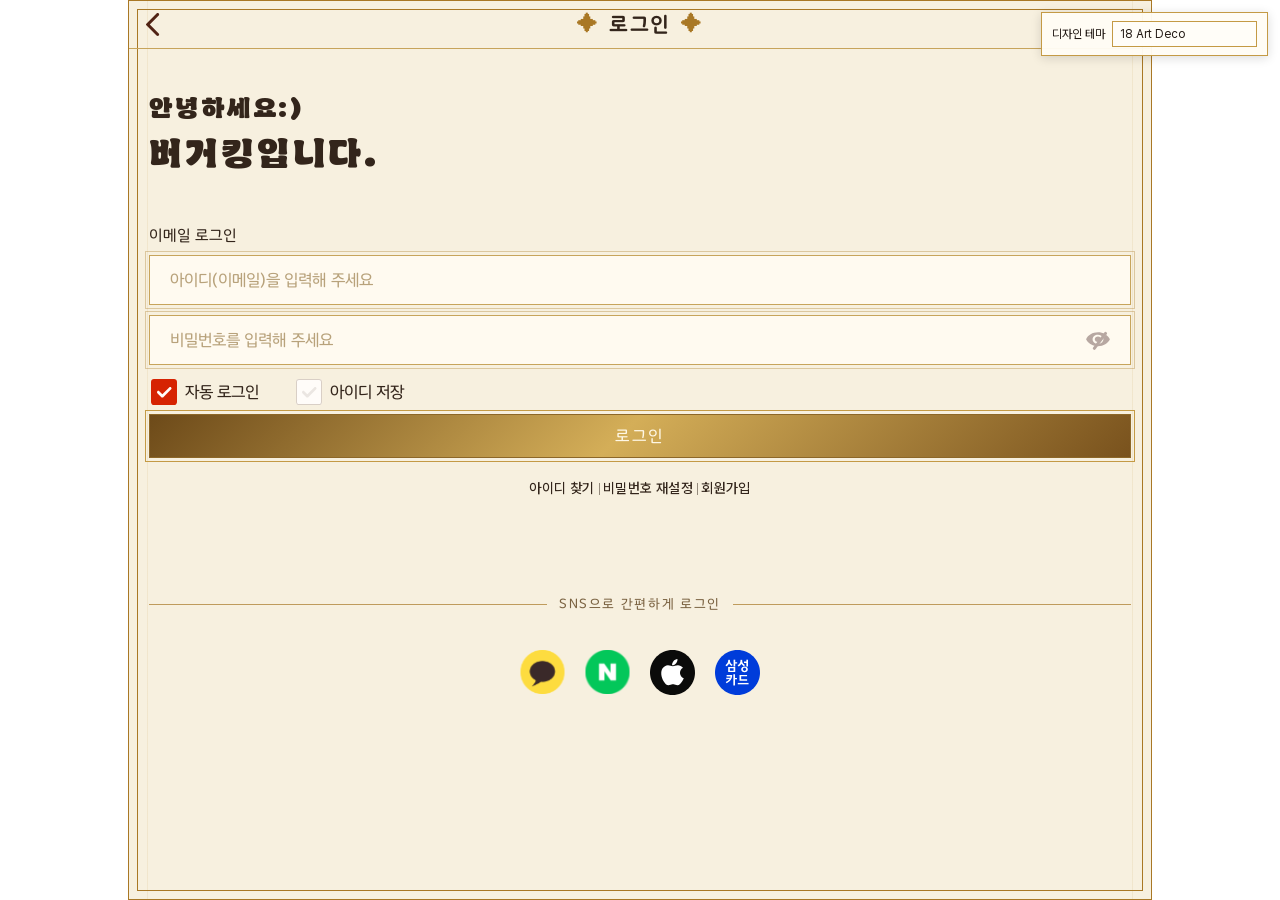
<file: BurgerKing/index.html>
<!DOCTYPE html>
<html lang="ko">
<head>
    <meta charset="UTF-8">
    <meta name="viewport" content="width=device-width, initial-scale=1.0">
    <link rel="stylesheet" href="css/default.css">
    <link rel="stylesheet" href="css/style.css">
    <style>
        @font-face {
            font-family: "Pretendard Variable";
            src: url("../font/PretendardVariable.woff2") format("woff2");
            font-weight: 100 900;
            font-style: normal;
            font-display: swap;
        }
        @font-face {
            font-family: "BKR";
            src: url("../font/BKBulMatPro-Bold.woff") format("woff");
            font-weight: 700;
            font-style: normal;
            font-display: swap;
        }
        @font-face {
            font-family: "Sandoll GothicNeoRound";
            src: url("../font/SDGothicNeoRound-eMd.woff") format("woff");
            font-weight: 500;
            font-style: normal;
            font-display: swap;
        }
    </style>
    <title>버거킹 로그인 화면</title>
    <link rel="stylesheet" href="theme-styles.css">
</head>
<body>
    <div id="style-theme-control">
        <label for="design-theme">디자인 테마</label>
        <select id="design-theme" aria-label="디자인 스타일 선택">
            <option value="art-deco" selected>18 Art Deco</option>
            <option value="minimalism">01 Minimalism</option>
            <option value="editorial">02 Editorial</option>
            <option value="swiss">03 Swiss Style</option>
            <option value="bento">04 Bento Grid</option>
            <option value="glassmorphism">05 Glassmorphism</option>
            <option value="claymorphism">06 Claymorphism</option>
            <option value="neo-brutalism">07 Neo Brutalism</option>
            <option value="maximalism">08 Maximalism</option>
            <option value="kinetic">09 Kinetic Typography</option>
            <option value="grainy-gradient">10 Grainy Gradient</option>
            <option value="y2k-chrome">11 Y2K Chrome</option>
            <option value="pixel-art">12 Pixel Art</option>
            <option value="memphis">13 Memphis</option>
            <option value="bauhaus">14 Bauhaus</option>
            <option value="pop-art">15 Pop Art</option>
            <option value="collage">16 Collage</option>
            <option value="risograph">17 Risograph</option>
            <option value="cyberpunk">19 Cyberpunk</option>
            <option value="isometric">20 Isometric</option>
        </select>
    </div>
    <div id="wrap" data-theme="art-deco">
        <header>
            <h1>로그인</h1>
            <button class="prev_btn"><span class="sr-only">이전버튼</span></button> 
        </header>
        <main>
            <h2 class="title">
                <span>안녕하세요:)</span>
                <span>버거킹입니다.</span>
            </h2>
            <form action="">
                <!-- 이메일 로그인 -->
                <fieldset>
                    <legend class="sr-only">로그인화면</legend>
                    <!-- 아이디 -->
                    <label for="email" class="email">이메일 로그인</label>
                    <div class="input_box">
                        <input type="email" id="email" name="email" placeholder="아이디(이메일)을 입력해 주세요">
                    </div>
                    <!-- 비밀번호 -->
                    <div class="input_box rela">
                        <input type="password" name="password" placeholder="비밀번호를 입력해 주세요">
                        <button type="button" class="pw_btn"><span class="sr-only">비밀번호 보기</span></button>
                    </div>
                    <div class="login_option">
                        <label>
                            <input type="checkbox" class="check sr-only" checked>
                            <span>자동 로그인</span>
                        </label>
                        <label>
                            <input type="checkbox" class="check sr-only">
                            <span>아이디 저장</span>
                        </label>
                    </div>
                    <button type="submit" class="login_btn">로그인</button>
                </fieldset>
            </form>        
            <div class="login_link">
                <a href="#">아이디 찾기</a>
                <a href="#">비밀번호 재설정</a>
                <a href="#">회원가입</a>
            </div>  
            <div class="sns_login">
                <p>SNS으로 간편하게 로그인</p>
                <div class="sns_list">
                    <a href="#"><span class="sr-only">카카오로그인</span></a>
                    <a href="#"><span class="sr-only">네이버로그인</span></a>
                    <a href="#"><span class="sr-only">애플로그인</span></a>
                    <a href="#"><span class="sr-only">삼성카드로그인</span></a>
                </div>
            </div>   
        </main>
    </div> 
<script>
    // 선택한 디자인 스타일을 로그인 화면에 적용합니다.
    const themeSelect = document.getElementById("design-theme");
    const themeWrap = document.getElementById("wrap");
    themeSelect.addEventListener("change", function () {
        themeWrap.dataset.theme = this.value;
    });
</script>
</body>
</html>
</file>
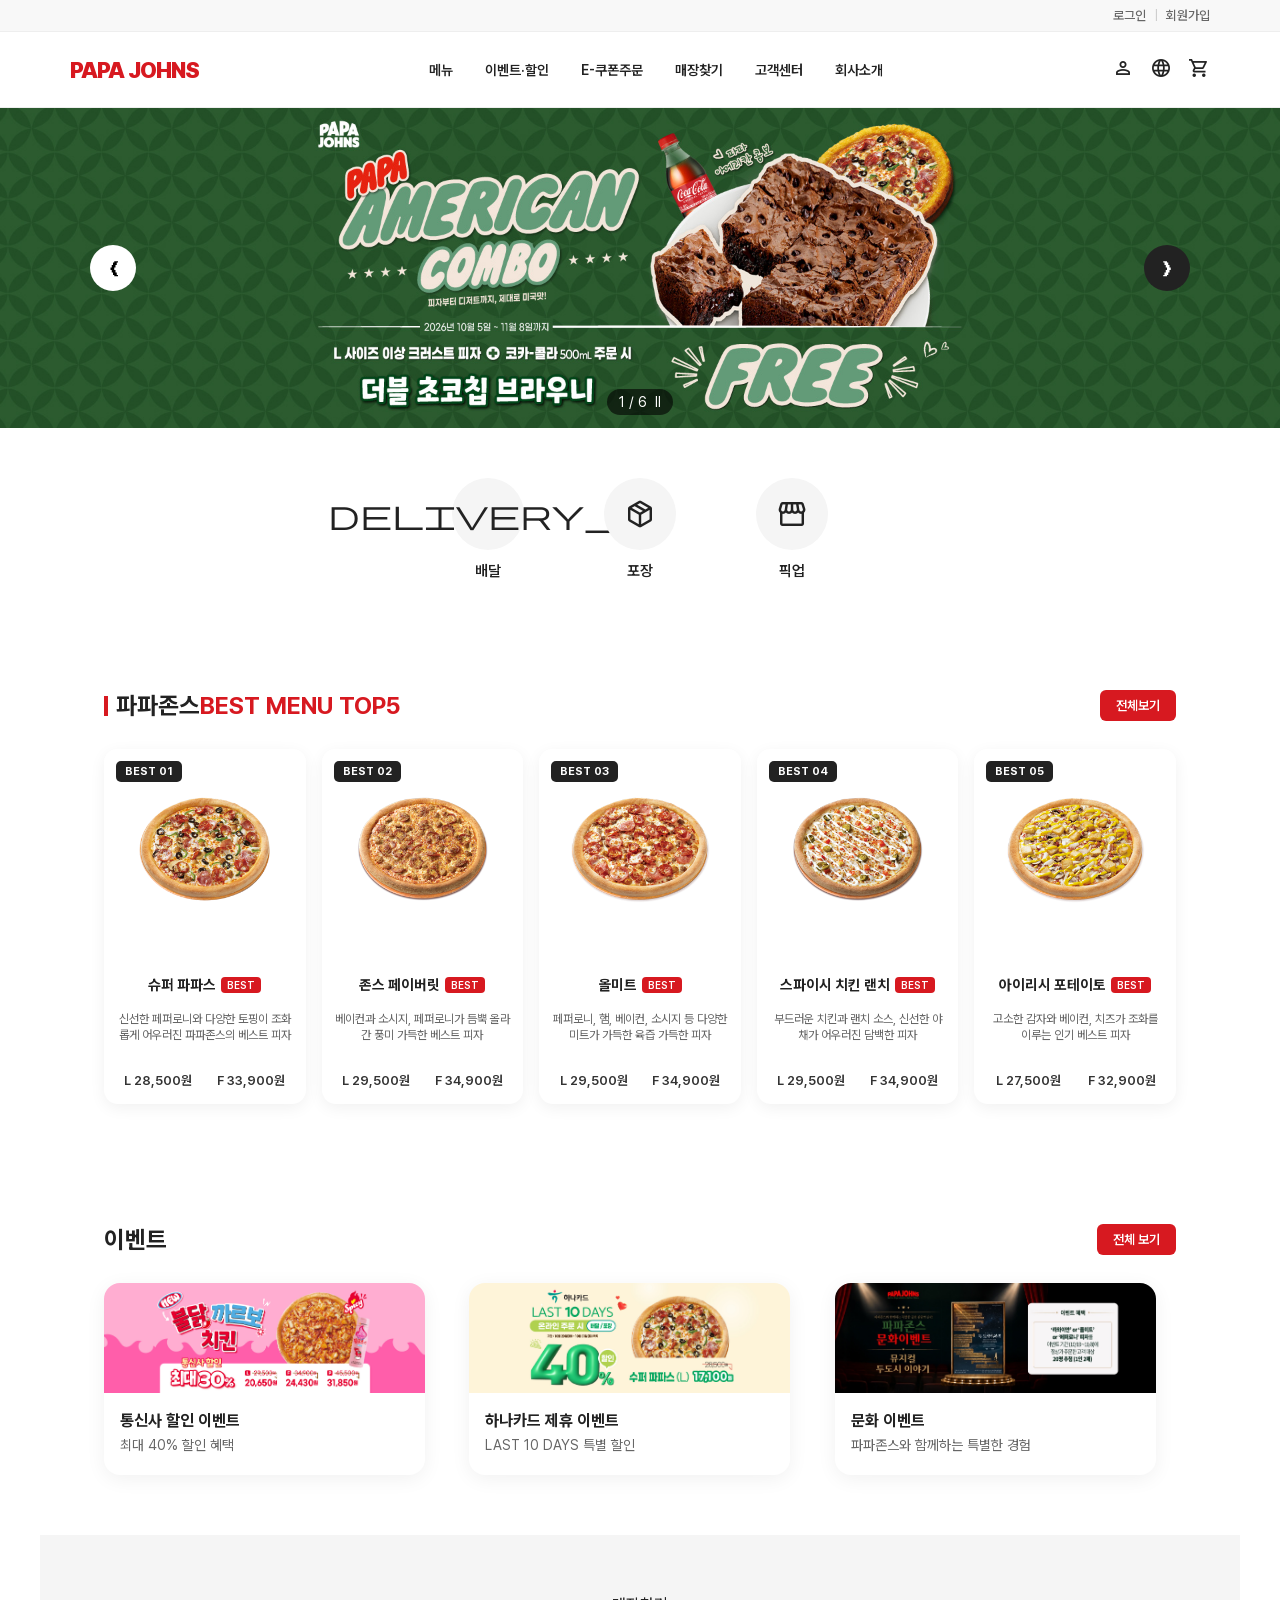
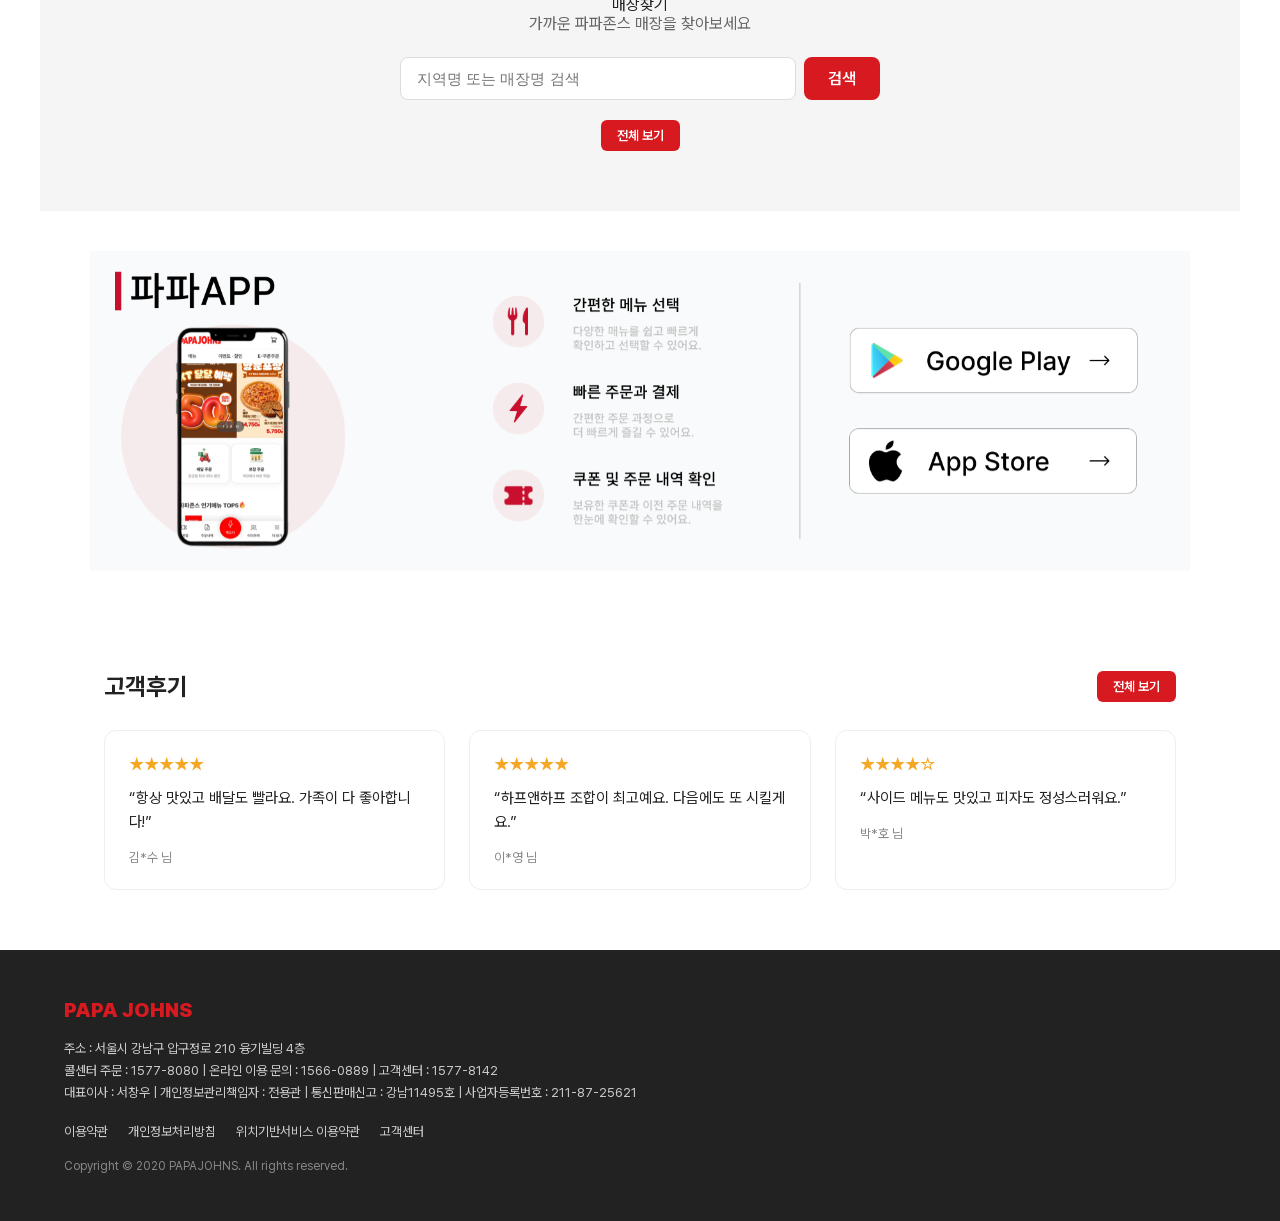
<file: PAPAJOHNS/index.html>
<!DOCTYPE html>
<html lang="ko">
<head>
    <meta charset="UTF-8">
    <meta name="viewport" content="width=device-width, initial-scale=1.0">
    <title>파파존스 리뉴얼</title>
    <link rel="stylesheet" href="./CSS/main.css?v=20261110-app-refresh">
    <link rel="stylesheet" href="https://fonts.googleapis.com/css2?family=Material+Symbols+Outlined:opsz,wght,FILL,GRAD@20..48,400,0,0">
    <script src="./main.js" defer></script>
</head>
<body>
    <!-- 상단 유틸 바 -->
    <div class="top-util">
        <div class="top-util-inner">
            <div class="top-util-right">
                <a href="#login">로그인</a>
                <span class="divider">|</span>
                <a href="#signup">회원가입</a>
            </div>
        </div>
    </div>

    <!-- 헤더 -->
    <header class="site-header">
        <a class="brand-logo" href="./index.html">PAPA JOHNS</a>

        <nav class="main-nav">
            <div class="nav-item">
               <a href="./menu.html">메뉴</a>
                <link rel="stylesheet" href="./CSS/main.css">
         <ul class="dropdown">
                    <li><a href="#menu-pizza">피자</a></li>
                    <li><a href="#menu-half">하프앤하프</a></li>
                    <li><a href="#menu-side">사이드</a></li>
                    <li><a href="#menu-drink">음료/소스</a></li>
                    <li><a href="#menu-promotion">굿즈/한정 상품</a></li>
                </ul>
            </div>
            <div class="nav-item">
                <a href="./promotion.html">이벤트·할인</a>
                <ul class="dropdown">
                    <li><a href="./promotion.html">프로모션</a></li>
                    <li><a href="#events-ongoing">진행중 이벤트</a></li>
                    <li><a href="#events-partner">제휴 할인</a></li>
                    <li><a href="#events-past">지난 이벤트</a></li>
                    <li><a href="#events-class">피자 교실</a></li>
                </ul>
            </div>
            <div class="nav-item"><a href="#coupon">E-쿠폰주문</a></div>
            <div class="nav-item"><a href="./store.html">매장찾기</a></div>
            <div class="nav-item">
                <a href="./customer.html">고객센터</a>
                <ul class="dropdown">
                    <li><a href="./customer.html#notice">공지사항</a></li>
                    <li><a href="./customer.html#closure">휴업 안내</a></li>
                    <li><a href="./customer.html#qna">Q&A</a></li>
                    <li><a href="./reviews.html">고객후기</a></li>
                </ul>
            </div>
            <div class="nav-item">
                <a href="./company.html">회사소개</a>
                <ul class="dropdown">
                    <li><a href="./company.html#company-story">파파존스 이야기</a></li>
                    <li><a href="./company.html#company-pr">홍보관</a></li>
                    <li><a href="./company.html#company-recruit">채용 안내</a></li>
                    <li><a href="./company.html#company-franchise">가맹점 모집</a></li>
                </ul>
            </div>
        </nav>

        <div class="header-tools">
            <div class="nav-item">
                <a href="#mypage" title="마이페이지">
                    <span class="material-symbols-outlined">person</span>
                </a>
                <ul class="dropdown">
                    <li><a href="#mypage-membership">멤버십</a></li>
                    <li><a href="#mypage-coupon">쿠폰함</a></li>
                    <li><a href="#mypage-reward">파파리워드</a></li>
                    <li><a href="#mypage-event">참여 가능 이벤트</a></li>
                    <li><a href="#mypage-address">주소지 관리</a></li>
                    <li><a href="#mypage-info">나의 정보 변경</a></li>
                </ul>
            </div>
            <div class="nav-item">
                <a href="#language" title="언어 선택">
                    <span class="material-symbols-outlined">language</span>
                </a>
                <ul class="dropdown">
                    <li><a href="#lang-ko">한국어</a></li>
                    <li><a href="#lang-en">English</a></li>
                    <li><a href="#lang-ja">日本語</a></li>
                    <li><a href="#lang-zh-cn">中文(简体)</a></li>
                    <li><a href="#lang-zh-tw">中文(繁體)</a></li>
                </ul>
            </div>
            <a href="#cart" title="장바구니">
                <span class="material-symbols-outlined">shopping_cart</span>
            </a>
        </div>

        <button class="mobile-menu" type="button">
            <span></span><span></span><span></span>
        </button>
    </header>

    <main>
        <!-- 히어로 -->
        <section class="hero">
            <div class="hero-slider">
                <div class="hero-slides">
                    <div class="hero-slide is-active">
                        <img src="./img/260922_americancombo_main.jpg" alt="아메리칸 콤보">
                    </div>
                    <div class="hero-slide">
                        <img src="./img/261002_buldak_telecom_main.jpg" alt="불닭 까르보 치킨">
                    </div>
                    <div class="hero-slide">
                        <img src="./img/261001_hanapick_last10days_main.jpg" alt="하나카드 LAST 10 DAYS">
                    </div>
                    <div class="hero-slide">
                        <img src="./img/261016_twocities_main.jpg" alt="파파존스 문화 이벤트">
                    </div>
                    <div class="hero-slide">
                        <img src="./img/261008_kt_daldal_main.jpg" alt="KT 달달 혜택">
                    </div>
                    <div class="hero-slide">
                        <img src="./img/260921_hyundai_main.jpg" alt="현대카드 이벤트">
                    </div>
                </div>
                <button class="hero-arrow hero-prev">&#10094;</button>
                <button class="hero-arrow hero-next">&#10095;</button>
                <div class="hero-controls">
                    <span class="hero-page">1 / 6</span>
                    <button class="hero-toggle">&#8545;</button>
                </div>
            </div>
        </section>

        <!-- 서비스 아이콘 -->
        <section class="service-icons">
            <div class="service-item">
                <div class="service-icon"><span class="material-symbols-outlined">delivery_dining</span></div>
                <span>배달</span>
            </div>
            <div class="service-item">
                <div class="service-icon"><span class="material-symbols-outlined">package_2</span></div>
                <span>포장</span>
            </div>
            <div class="service-item">
                <div class="service-icon"><span class="material-symbols-outlined">storefront</span></div>
                <span>픽업</span>
            </div>
        </section>

               <!-- BEST MENU TOP5 -->
        <section class="section best-menu">
            <div class="section-header">
                <h2><span class="red-bar"></span>파파존스 <strong>BEST MENU TOP5</strong></h2>
                <a href="./menu.html" class="btn-view-all">전체보기</a>
            </div>
            <div class="menu-grid">
                <article class="menu-card">
                    <div class="menu-badge">BEST 01</div>
                    <div class="menu-img">
                        <img src="./img/%EC%88%98%ED%8D%BC%20%ED%8C%8C%ED%8C%8C%EC%8A%A4.png" alt="슈퍼 파파스">
                    </div>
                    <div class="menu-info">
                        <h3>슈퍼 파파스 <span class="best-tag">BEST</span></h3>
                        <p class="desc">신선한 페퍼로니와 다양한 토핑이 조화롭게 어우러진 파파존스의 베스트 피자</p>
                        <div class="price-row">
                            <span>L 28,500원</span>
                            <span>F 33,900원</span>
                        </div>
                    </div>
                </article>

                <article class="menu-card">
                    <div class="menu-badge">BEST 02</div>
                    <div class="menu-img">
                        <img src="./img/%EC%A1%B4%EC%8A%A4%20%ED%8E%98%EC%9D%B4%EB%B2%84%EB%A6%BF.png" alt="존스 페이버릿">
                    </div>
                    <div class="menu-info">
                        <h3>존스 페이버릿 <span class="best-tag">BEST</span></h3>
                        <p class="desc">베이컨과 소시지, 페퍼로니가 듬뿍 올라간 풍미 가득한 베스트 피자</p>
                        <div class="price-row">
                            <span>L 29,500원</span>
                            <span>F 34,900원</span>
                        </div>
                    </div>
                </article>

                <article class="menu-card">
                    <div class="menu-badge">BEST 03</div>
                    <div class="menu-img">
                        <img src="./img/%EC%98%AC%EB%AF%B8%ED%8A%B8.png" alt="올미트">
                    </div>
                    <div class="menu-info">
                        <h3>올미트 <span class="best-tag">BEST</span></h3>
                        <p class="desc">페퍼로니, 햄, 베이컨, 소시지 등 다양한 미트가 가득한 육즙 가득한 피자</p>
                        <div class="price-row">
                            <span>L 29,500원</span>
                            <span>F 34,900원</span>
                        </div>
                    </div>
                </article>

                <article class="menu-card">
                    <div class="menu-badge">BEST 04</div>
                    <div class="menu-img">
                        <img src="./img/%EC%8A%A4%ED%8C%8C%EC%9D%B4%EC%8B%9C%20%EC%B9%98%ED%82%A8%EB%9E%9C%EC%B9%98.png" alt="스파이시 치킨 랜치">
                    </div>
                    <div class="menu-info">
                        <h3>스파이시 치킨 랜치 <span class="best-tag">BEST</span></h3>
                        <p class="desc">부드러운 치킨과 랜치 소스, 신선한 야채가 어우러진 담백한 피자</p>
                        <div class="price-row">
                            <span>L 29,500원</span>
                            <span>F 34,900원</span>
                        </div>
                    </div>
                </article>

                <article class="menu-card">
                    <div class="menu-badge">BEST 05</div>
                    <div class="menu-img">
                        <img src="./img/%EC%95%84%EC%9D%B4%EB%A6%AC%EC%89%AC%20%ED%8F%AC%ED%85%8C%EC%9D%B4%ED%86%A0.png" alt="아이리시 포테이토">
                    </div>
                    <div class="menu-info">
                        <h3>아이리시 포테이토 <span class="best-tag">BEST</span></h3>
                        <p class="desc">고소한 감자와 베이컨, 치즈가 조화를 이루는 인기 베스트 피자</p>
                        <div class="price-row">
                            <span>L 27,500원</span>
                            <span>F 32,900원</span>
                        </div>
                    </div>
                </article>
            </div>
        </section>

        <!-- 이벤트 -->
        <section class="section events">
            <div class="section-header">
                <h2>이벤트</h2>
                <a href="./promotion.html" class="btn-view-all">전체 보기</a>
            </div>
            <div class="event-grid">
                <article class="event-card">
                    <img src="./img/261002_buldak_telecom_main.jpg" alt="통신사 할인">
                    <div class="event-info">
                        <h3>통신사 할인 이벤트</h3>
                        <p>최대 40% 할인 혜택</p>
                    </div>
                </article>
                <article class="event-card">
                    <img src="./img/261001_hanapick_last10days_main.jpg" alt="하나카드">
                    <div class="event-info">
                        <h3>하나카드 제휴 이벤트</h3>
                        <p>LAST 10 DAYS 특별 할인</p>
                    </div>
                </article>
                <article class="event-card">
                    <img src="./img/261016_twocities_main.jpg" alt="문화 이벤트">
                    <div class="event-info">
                        <h3>문화 이벤트</h3>
                        <p>파파존스와 함께하는 특별한 경험</p>
                    </div>
                </article>
            </div>
        </section>

        <!-- 매장찾기 -->
        <section class="section store-finder">
            <div class="store-content">
                 <a href="./store.html">매장찾기</a>
                <p>가까운 파파존스 매장을 찾아보세요</p>
                <div class="store-search">
                    <input type="text" placeholder="지역명 또는 매장명 검색">
                    <button type="button">검색</button>
                </div>
                <a href="./store.html" class="btn-view-all">전체 보기</a>
            </div>
        </section>

<!-- APP -->
<section class="app-download">
    <div class="app-image-wrap">
        <img src="./img/APP(3).png" alt="파파APP" class="app-full-image">
    </div>
</section>
        
<!-- 고객후기 -->
        <section class="section reviews">
            <div class="section-header">
                <h2>고객후기</h2>
                <a href="./reviews.html" class="btn-view-all">전체 보기</a>
            </div>
            <div class="review-grid">
                <article class="review-card">
                    <div class="review-stars">★★★★★</div>
                    <p class="review-text">“항상 맛있고 배달도 빨라요. 가족이 다 좋아합니다!”</p>
                    <p class="review-author">김*수 님</p>
                </article>
                <article class="review-card">
                    <div class="review-stars">★★★★★</div>
                    <p class="review-text">“하프앤하프 조합이 최고예요. 다음에도 또 시킬게요.”</p>
                    <p class="review-author">이*영 님</p>
                </article>
                <article class="review-card">
                    <div class="review-stars">★★★★☆</div>
                    <p class="review-text">“사이드 메뉴도 맛있고 피자도 정성스러워요.”</p>
                    <p class="review-author">박*호 님</p>
                </article>
            </div>
        </section>
    </main>

    <!-- 푸터 -->
    <footer class="site-footer">
        <div class="footer-inner">
            <div class="footer-logo">PAPA JOHNS</div>
            <div class="footer-info">
                <p>주소 : 서울시 강남구 압구정로 210 융기빌딩 4층</p>
                <p>콜센터 주문 : 1577-8080 | 온라인 이용 문의 : 1566-0889 | 고객센터 : 1577-8142</p>
                <p>대표이사 : 서창우 | 개인정보관리책임자 : 전용관 | 통신판매신고 : 강남11495호 | 사업자등록번호 : 211-87-25621</p>
            </div>
            <div class="footer-links">
                <a href="#">이용약관</a>
                <a href="#">개인정보처리방침</a>
                <a href="#">위치기반서비스 이용약관</a>
                <a href="#">고객센터</a>
            </div>
            <p class="copyright">Copyright © 2020 PAPAJOHNS. All rights reserved.</p>
        </div>
    </footer>
</body>
</html>
</file>
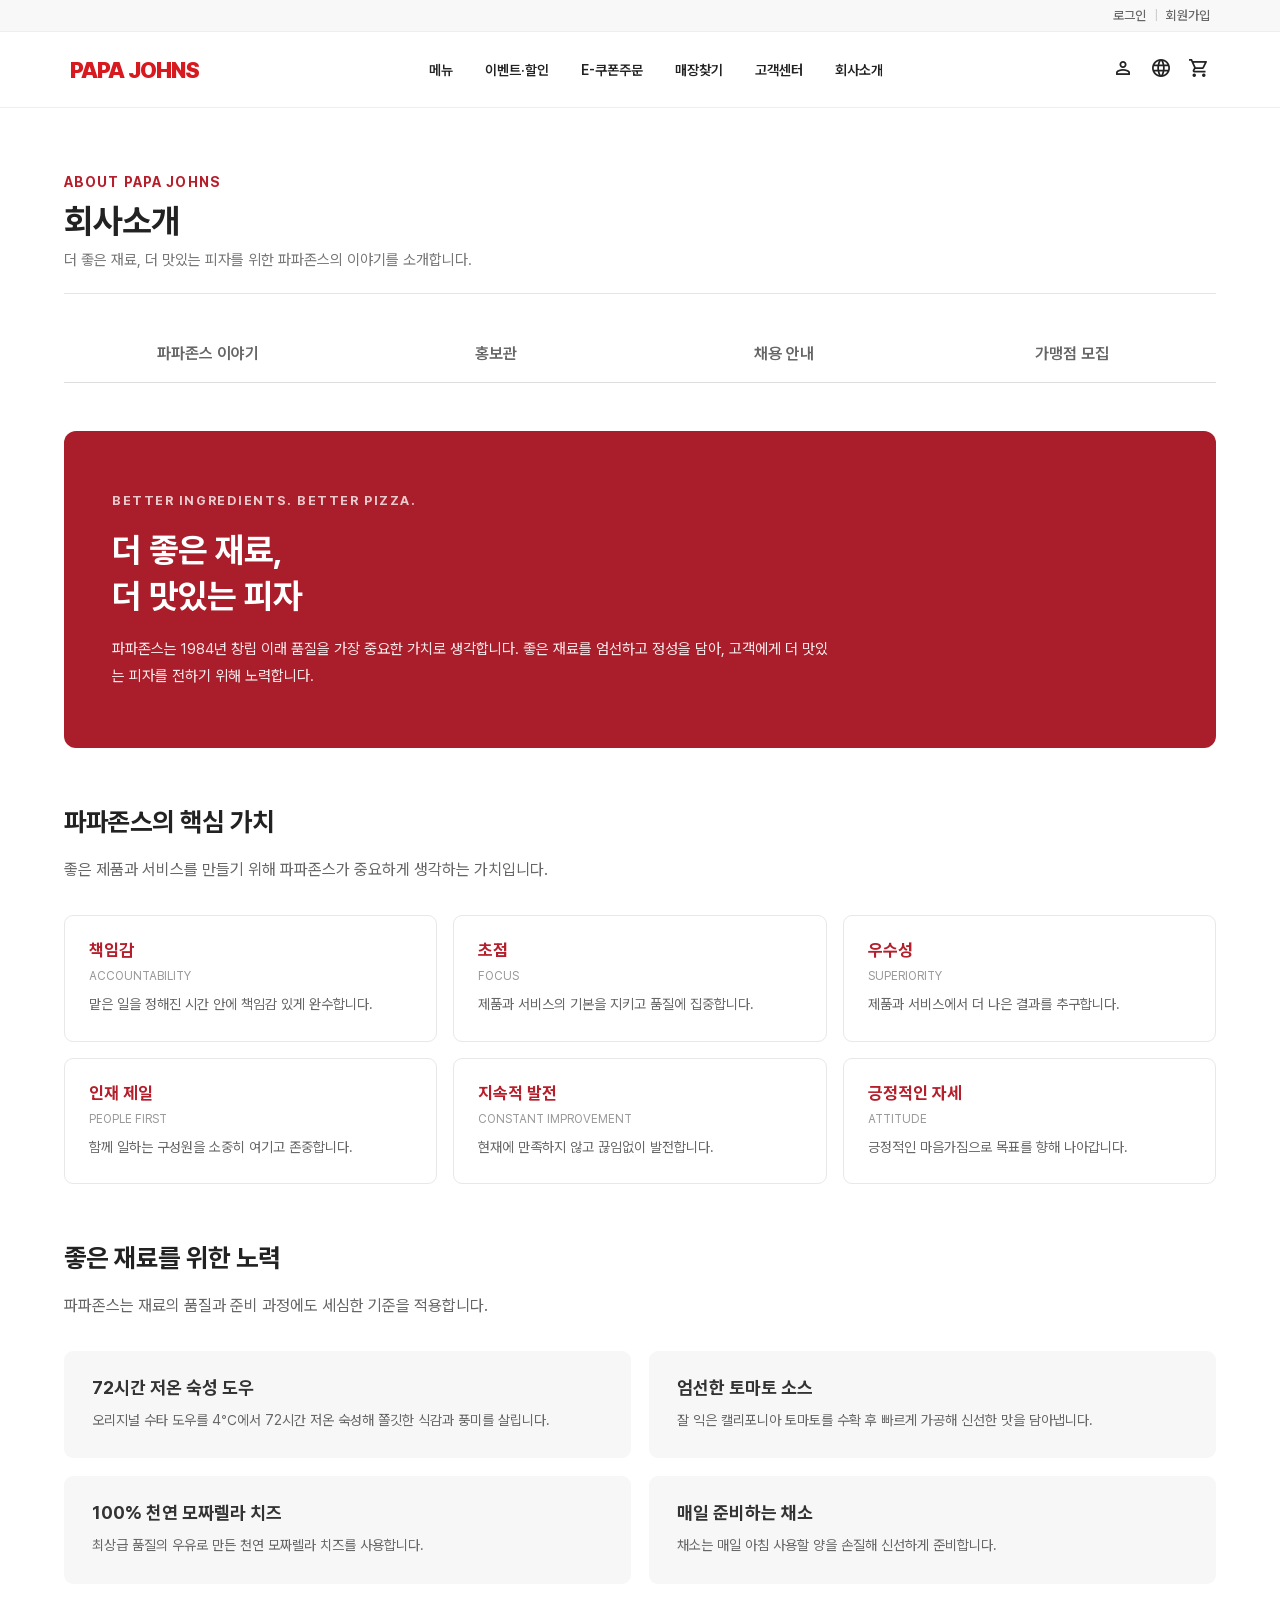
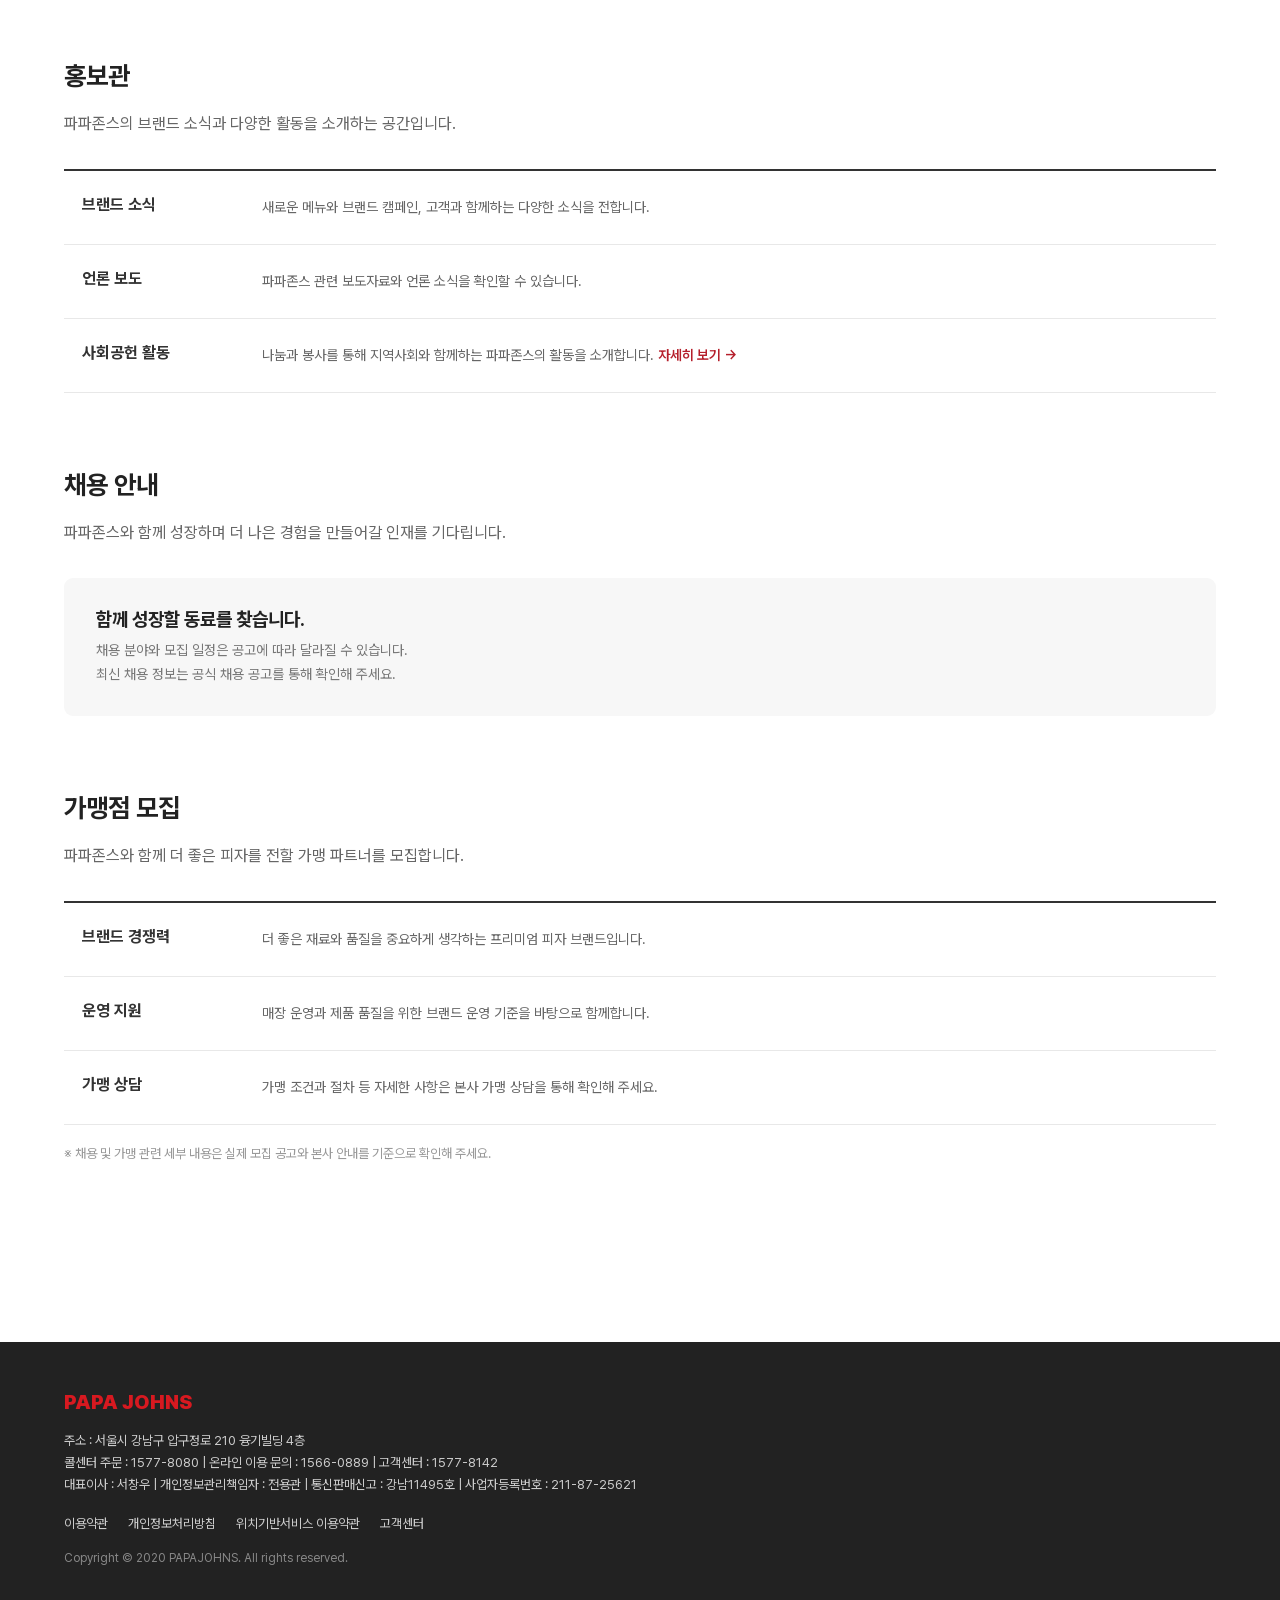
<file: PAPAJOHNS/company.html>
<!DOCTYPE html>
<html lang="ko">
<head>
    <meta charset="UTF-8">
    <meta name="viewport" content="width=device-width, initial-scale=1.0">
    <title>회사소개 | 파파존스</title>
    <link rel="stylesheet" href="./CSS/main.css?v=20261110-app-refresh">
    <link rel="stylesheet" href="https://fonts.googleapis.com/css2?family=Material+Symbols+Outlined:opsz,wght,FILL,GRAD@20..48,400,0,0">
    <script src="./main.js" defer></script>
    <style>
        .company-page { max-width: 1200px; margin: 0 auto; padding: 64px 24px 100px; }
        .company-heading { margin-bottom: 34px; padding-bottom: 24px; border-bottom: 1px solid #e5e5e5; }
        .company-heading .eyebrow { color: #b51f2b; font-size: 14px; font-weight: 700; letter-spacing: .08em; }
        .company-heading h1 { margin: 10px 0; color: #222; font-size: 34px; }
        .company-heading p { margin: 0; color: #777; font-size: 15px; }
        .company-tabs { display: flex; margin-bottom: 48px; border-bottom: 1px solid #ddd; overflow-x: auto; }
        .company-tabs a { flex: 1; min-width: 120px; padding: 16px 14px; color: #666; text-align: center; text-decoration: none; white-space: nowrap; border-bottom: 3px solid transparent; font-weight: 600; }
        .company-tabs a:hover, .company-tabs a:focus { color: #b51f2b; border-bottom-color: #b51f2b; }
        .company-section { margin-bottom: 76px; scroll-margin-top: 110px; }
        .company-section h2 { margin: 0 0 18px; color: #222; font-size: 26px; }
        .company-lead { margin: 0 0 30px; color: #666; font-size: 16px; line-height: 1.85; }
        .company-hero { padding: 58px 48px; margin-bottom: 58px; color: #fff; background: #a91e2a; border-radius: 12px; }
        .company-hero .slogan { margin: 0 0 16px; font-size: 13px; font-weight: 700; letter-spacing: .12em; opacity: .85; }
        .company-hero h2 { margin: 0 0 16px; color: #fff; font-size: 34px; line-height: 1.35; }
        .company-hero p { max-width: 720px; margin: 0; color: rgba(255,255,255,.9); font-size: 15px; line-height: 1.8; }
        .company-values { display: grid; grid-template-columns: repeat(3, 1fr); gap: 16px; }
        .company-value { padding: 24px; border: 1px solid #e8e8e8; border-radius: 9px; background: #fff; }
        .company-value strong { display: block; margin-bottom: 9px; color: #b51f2b; font-size: 17px; }
        .company-value span { display: block; margin-bottom: 10px; color: #999; font-size: 12px; }
        .company-value p { margin: 0; color: #666; font-size: 14px; line-height: 1.7; }
        .company-quality { display: grid; grid-template-columns: repeat(2, 1fr); gap: 18px; }
        .quality-item { padding: 26px 28px; background: #f7f7f7; border-radius: 9px; }
        .quality-item h3 { margin: 0 0 10px; color: #333; font-size: 18px; }
        .quality-item p { margin: 0; color: #666; font-size: 14px; line-height: 1.75; }
        .company-info-list { border-top: 2px solid #333; }
        .company-info-row { display: flex; gap: 30px; padding: 24px 18px; border-bottom: 1px solid #e8e8e8; }
        .company-info-row strong { flex: 0 0 150px; color: #333; font-size: 16px; }
        .company-info-row p { margin: 0; color: #666; font-size: 14px; line-height: 1.8; }
        .company-callout { display: flex; align-items: center; justify-content: space-between; gap: 24px; padding: 30px 32px; background: #f7f7f7; border-radius: 9px; }
        .company-callout h3 { margin: 0 0 8px; font-size: 19px; color: #222; }
        .company-callout p { margin: 0; color: #777; font-size: 14px; line-height: 1.7; }
        .company-callout a { display: inline-block; flex: 0 0 auto; padding: 12px 22px; color: #fff; background: #b51f2b; border-radius: 4px; text-decoration: none; font-size: 14px; font-weight: 600; }
        .company-note { margin-top: 18px; color: #999; font-size: 13px; line-height: 1.7; }
        @media (max-width: 760px) {
            .company-page { padding: 42px 18px 70px; }
            .company-heading h1 { font-size: 28px; }
            .company-hero { padding: 38px 26px; }
            .company-hero h2 { font-size: 27px; }
            .company-values { grid-template-columns: repeat(2, 1fr); }
            .company-quality { grid-template-columns: 1fr; }
            .company-info-row { display: block; }
            .company-info-row strong { display: block; margin-bottom: 9px; }
            .company-callout { align-items: flex-start; flex-direction: column; padding: 24px; }
        }
        @media (max-width: 480px) { .company-values { grid-template-columns: 1fr; } }
    </style>
</head>
<body>
    <div class="top-util"><div class="top-util-inner"><div class="top-util-right"><a href="#login">로그인</a><span class="divider">|</span><a href="#signup">회원가입</a></div></div></div>
    <header class="site-header">
        <a class="brand-logo" href="./index.html">PAPA JOHNS</a>
        <nav class="main-nav">
            <div class="nav-item"><a href="./menu.html">메뉴</a><ul class="dropdown">
                <li><a href="./menu.html">피자</a></li><li><a href="./menu.html">하프앤하프</a></li><li><a href="./menu.html">사이드</a></li><li><a href="./menu.html">음료/소스</a></li><li><a href="./menu.html">굿즈/한정 상품</a></li>
            </ul></div>
            <div class="nav-item"><a href="./promotion.html">이벤트·할인</a><ul class="dropdown">
                <li><a href="./promotion.html">프로모션</a></li><li><a href="./promotion.html">진행중 이벤트</a></li><li><a href="./promotion.html">제휴 할인</a></li><li><a href="./promotion.html">지난 이벤트</a></li><li><a href="./promotion.html">피자 교실</a></li>
            </ul></div>
            <div class="nav-item"><a href="#coupon">E-쿠폰주문</a></div>
            <div class="nav-item"><a href="./store.html">매장찾기</a></div>
            <div class="nav-item"><a href="./customer.html">고객센터</a><ul class="dropdown">
                <li><a href="./customer.html#notice">공지사항</a></li><li><a href="./customer.html#closure">휴업 안내</a></li><li><a href="./customer.html#qna">Q&amp;A</a></li>
            </ul></div>
            <div class="nav-item"><a href="./company.html">회사소개</a><ul class="dropdown">
                <li><a href="#company-story">파파존스 이야기</a></li><li><a href="#company-pr">홍보관</a></li><li><a href="#company-recruit">채용 안내</a></li><li><a href="#company-franchise">가맹점 모집</a></li>
            </ul></div>
        </nav>
        <div class="header-tools">
            <a href="#mypage" title="마이페이지"><span class="material-symbols-outlined">person</span></a>
            <a href="#language" title="언어 선택"><span class="material-symbols-outlined">language</span></a>
            <a href="#cart" title="장바구니"><span class="material-symbols-outlined">shopping_cart</span></a>
        </div>
        <button class="mobile-menu" type="button"><span></span><span></span><span></span></button>
    </header>

    <main class="company-page">
        <div class="company-heading">
            <span class="eyebrow">ABOUT PAPA JOHNS</span>
            <h1>회사소개</h1>
            <p>더 좋은 재료, 더 맛있는 피자를 위한 파파존스의 이야기를 소개합니다.</p>
        </div>
        <nav class="company-tabs" aria-label="회사소개 메뉴">
            <a href="#company-story">파파존스 이야기</a>
            <a href="#company-pr">홍보관</a>
            <a href="#company-recruit">채용 안내</a>
            <a href="#company-franchise">가맹점 모집</a>
        </nav>

        <section class="company-section" id="company-story">
            <div class="company-hero">
                <p class="slogan">BETTER INGREDIENTS. BETTER PIZZA.</p>
                <h2>더 좋은 재료,<br>더 맛있는 피자</h2>
                <p>파파존스는 1984년 창립 이래 품질을 가장 중요한 가치로 생각합니다. 좋은 재료를 엄선하고 정성을 담아, 고객에게 더 맛있는 피자를 전하기 위해 노력합니다.</p>
            </div>
            <h2>파파존스의 핵심 가치</h2>
            <p class="company-lead">좋은 제품과 서비스를 만들기 위해 파파존스가 중요하게 생각하는 가치입니다.</p>
            <div class="company-values">
                <article class="company-value"><strong>책임감</strong><span>ACCOUNTABILITY</span><p>맡은 일을 정해진 시간 안에 책임감 있게 완수합니다.</p></article>
                <article class="company-value"><strong>초점</strong><span>FOCUS</span><p>제품과 서비스의 기본을 지키고 품질에 집중합니다.</p></article>
                <article class="company-value"><strong>우수성</strong><span>SUPERIORITY</span><p>제품과 서비스에서 더 나은 결과를 추구합니다.</p></article>
                <article class="company-value"><strong>인재 제일</strong><span>PEOPLE FIRST</span><p>함께 일하는 구성원을 소중히 여기고 존중합니다.</p></article>
                <article class="company-value"><strong>지속적 발전</strong><span>CONSTANT IMPROVEMENT</span><p>현재에 만족하지 않고 끊임없이 발전합니다.</p></article>
                <article class="company-value"><strong>긍정적인 자세</strong><span>ATTITUDE</span><p>긍정적인 마음가짐으로 목표를 향해 나아갑니다.</p></article>
            </div>
            <h2 style="margin-top:58px;">좋은 재료를 위한 노력</h2>
            <p class="company-lead">파파존스는 재료의 품질과 준비 과정에도 세심한 기준을 적용합니다.</p>
            <div class="company-quality">
                <article class="quality-item"><h3>72시간 저온 숙성 도우</h3><p>오리지널 수타 도우를 4℃에서 72시간 저온 숙성해 쫄깃한 식감과 풍미를 살립니다.</p></article>
                <article class="quality-item"><h3>엄선한 토마토 소스</h3><p>잘 익은 캘리포니아 토마토를 수확 후 빠르게 가공해 신선한 맛을 담아냅니다.</p></article>
                <article class="quality-item"><h3>100% 천연 모짜렐라 치즈</h3><p>최상급 품질의 우유로 만든 천연 모짜렐라 치즈를 사용합니다.</p></article>
                <article class="quality-item"><h3>매일 준비하는 채소</h3><p>채소는 매일 아침 사용할 양을 손질해 신선하게 준비합니다.</p></article>
            </div>
        </section>

        <section class="company-section" id="company-pr">
            <h2>홍보관</h2>
            <p class="company-lead">파파존스의 브랜드 소식과 다양한 활동을 소개하는 공간입니다.</p>
            <div class="company-info-list">
                <div class="company-info-row"><strong>브랜드 소식</strong><p>새로운 메뉴와 브랜드 캠페인, 고객과 함께하는 다양한 소식을 전합니다.</p></div>
                <div class="company-info-row"><strong>언론 보도</strong><p>파파존스 관련 보도자료와 언론 소식을 확인할 수 있습니다.</p></div>
                <div class="company-info-row"><strong><a href="./social.html" style="color:inherit;text-decoration:none;">사회공헌 활동</a></strong><p>나눔과 봉사를 통해 지역사회와 함께하는 파파존스의 활동을 소개합니다. <a href="./social.html" style="color:#b51f2b;font-weight:600;text-decoration:none;">자세히 보기 →</a></p></div>
            </div>
        </section>

        <section class="company-section" id="company-recruit">
            <h2>채용 안내</h2>
            <p class="company-lead">파파존스와 함께 성장하며 더 나은 경험을 만들어갈 인재를 기다립니다.</p>
            <div class="company-callout">
                <div><h3>함께 성장할 동료를 찾습니다.</h3><p>채용 분야와 모집 일정은 공고에 따라 달라질 수 있습니다.<br>최신 채용 정보는 공식 채용 공고를 통해 확인해 주세요.</p></div>
            </div>
        </section>

        <section class="company-section" id="company-franchise">
            <h2>가맹점 모집</h2>
            <p class="company-lead">파파존스와 함께 더 좋은 피자를 전할 가맹 파트너를 모집합니다.</p>
            <div class="company-info-list">
                <div class="company-info-row"><strong>브랜드 경쟁력</strong><p>더 좋은 재료와 품질을 중요하게 생각하는 프리미엄 피자 브랜드입니다.</p></div>
                <div class="company-info-row"><strong>운영 지원</strong><p>매장 운영과 제품 품질을 위한 브랜드 운영 기준을 바탕으로 함께합니다.</p></div>
                <div class="company-info-row"><strong>가맹 상담</strong><p>가맹 조건과 절차 등 자세한 사항은 본사 가맹 상담을 통해 확인해 주세요.</p></div>
            </div>
            <p class="company-note">※ 채용 및 가맹 관련 세부 내용은 실제 모집 공고와 본사 안내를 기준으로 확인해 주세요.</p>
        </section>
    </main>

    <footer class="site-footer">
        <div class="footer-inner">
            <div class="footer-logo">PAPA JOHNS</div>
            <div class="footer-info">
                <p>주소 : 서울시 강남구 압구정로 210 융기빌딩 4층</p>
                <p>콜센터 주문 : 1577-8080 | 온라인 이용 문의 : 1566-0889 | 고객센터 : 1577-8142</p>
                <p>대표이사 : 서창우 | 개인정보관리책임자 : 전용관 | 통신판매신고 : 강남11495호 | 사업자등록번호 : 211-87-25621</p>
            </div>
            <div class="footer-links"><a href="#">이용약관</a><a href="#">개인정보처리방침</a><a href="#">위치기반서비스 이용약관</a><a href="./customer.html">고객센터</a></div>
            <p class="copyright">Copyright © 2020 PAPAJOHNS. All rights reserved.</p>
        </div>
    </footer>
</body>
</html>
</file>
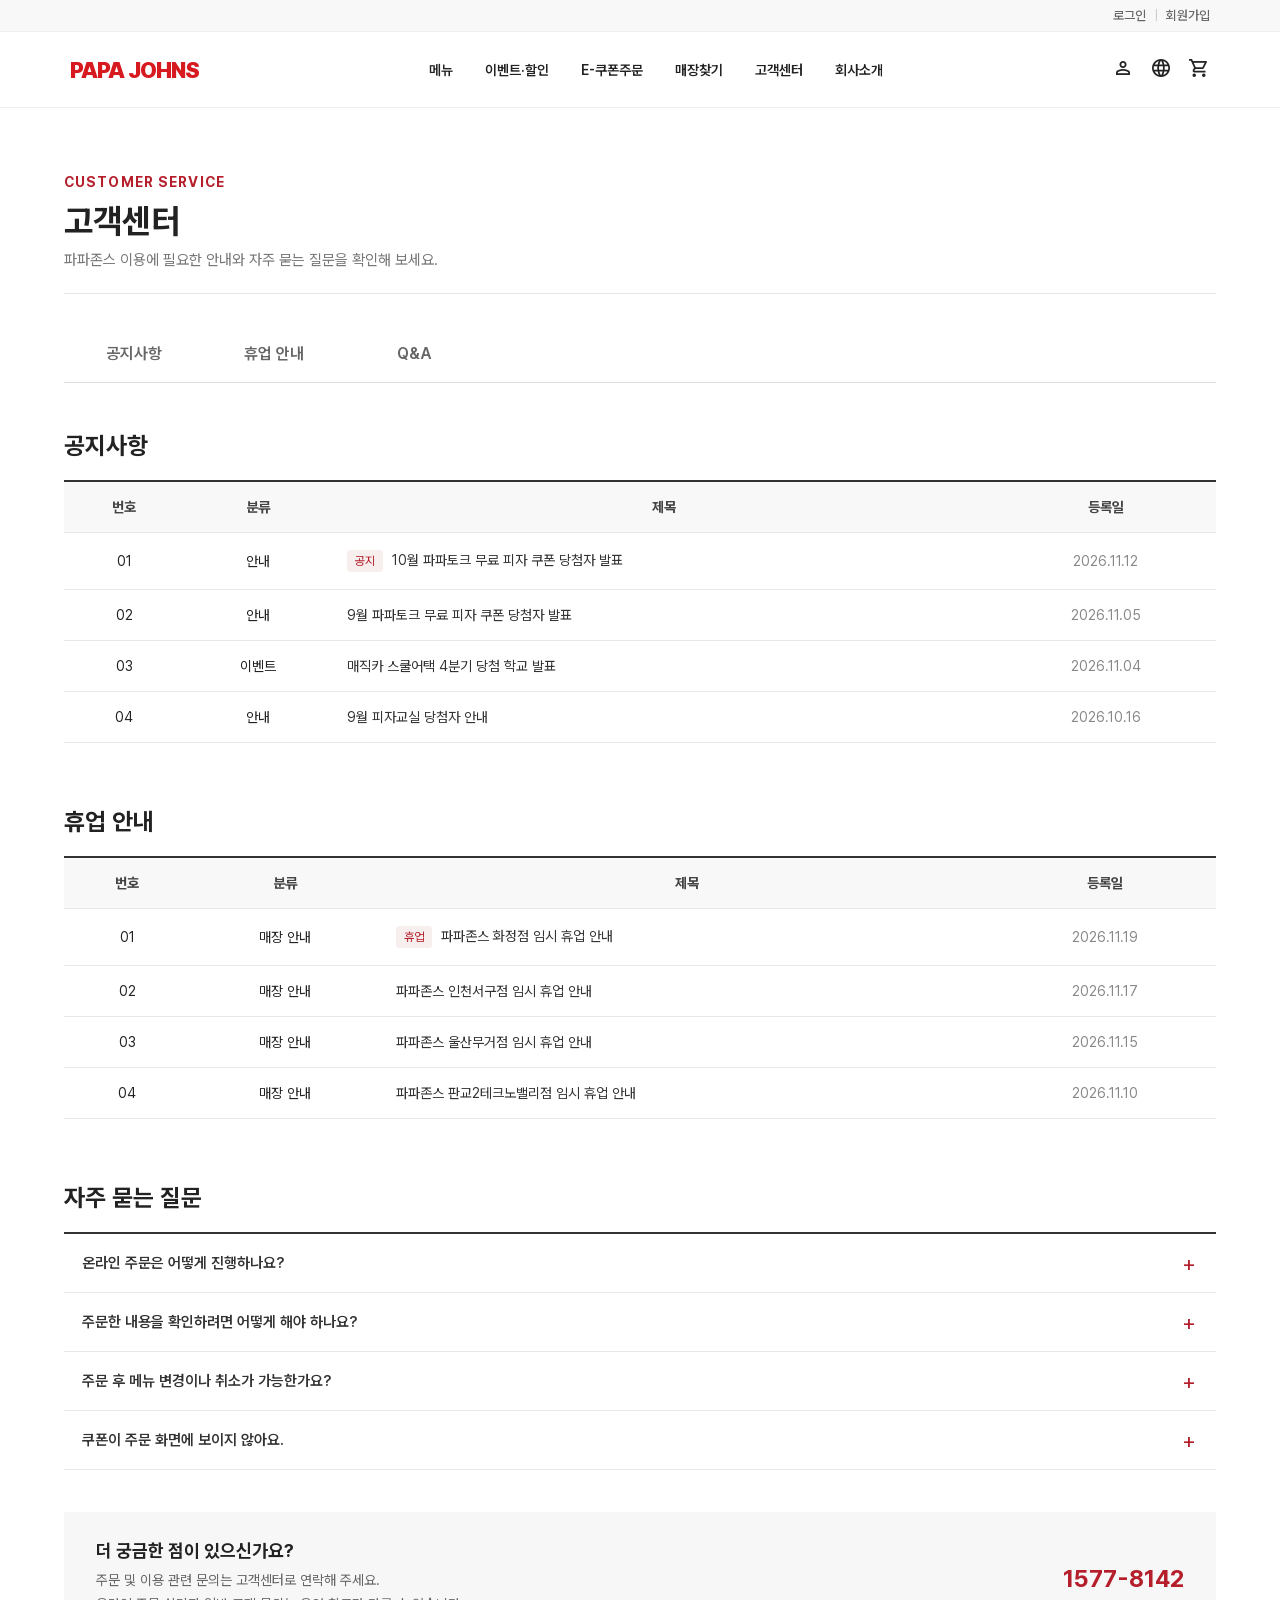
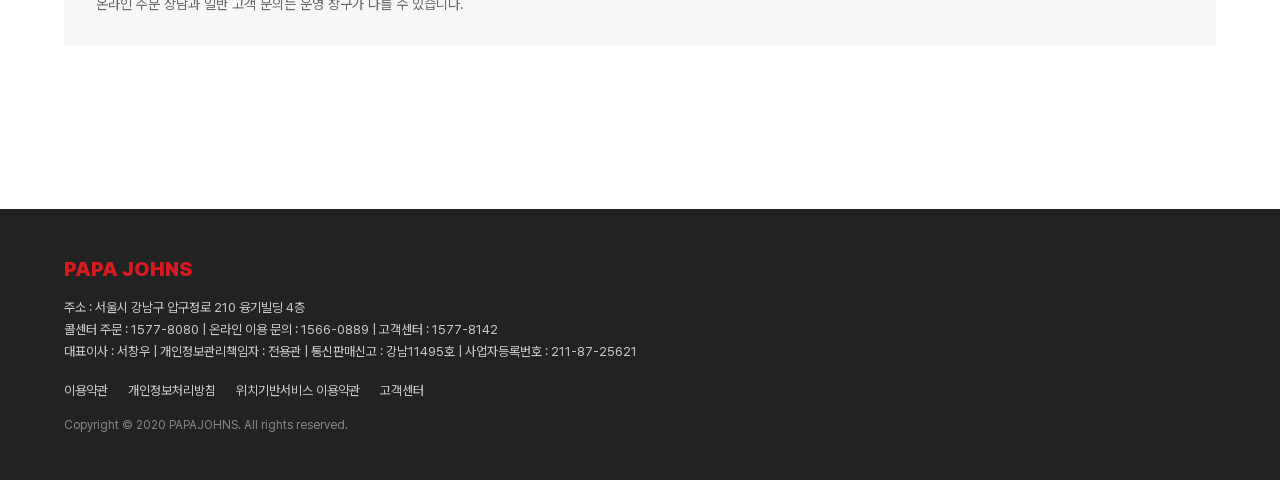
<file: PAPAJOHNS/customer.html>
<!DOCTYPE html>
<html lang="ko">
<head>
    <meta charset="UTF-8">
    <meta name="viewport" content="width=device-width, initial-scale=1.0">
    <title>고객센터 | 파파존스</title>
    <link rel="stylesheet" href="./CSS/main.css?v=20261110-app-refresh">
    <link rel="stylesheet" href="https://fonts.googleapis.com/css2?family=Material+Symbols+Outlined:opsz,wght,FILL,GRAD@20..48,400,0,0">
    <script src="./main.js" defer></script>
    <style>
        .customer-page { max-width: 1200px; margin: 0 auto; padding: 64px 24px 100px; }
        .customer-heading { margin-bottom: 34px; padding-bottom: 24px; border-bottom: 1px solid #e5e5e5; }
        .customer-heading .eyebrow { color: #b51f2b; font-size: 14px; font-weight: 700; letter-spacing: .08em; }
        .customer-heading h1 { margin: 10px 0; color: #222; font-size: 34px; }
        .customer-heading p { margin: 0; color: #777; font-size: 15px; }
        .customer-tabs { display: flex; gap: 0; margin-bottom: 48px; border-bottom: 1px solid #ddd; }
        .customer-tabs a { min-width: 140px; padding: 16px 22px; color: #666; text-align: center; text-decoration: none; border-bottom: 3px solid transparent; font-weight: 600; }
        .customer-tabs a:hover, .customer-tabs a:focus { color: #b51f2b; border-bottom-color: #b51f2b; }
        .customer-section { margin: 0 0 64px; scroll-margin-top: 110px; }
        .customer-section h2 { margin: 0 0 20px; font-size: 24px; color: #222; }
        .customer-table { width: 100%; border-collapse: collapse; border-top: 2px solid #333; }
        .customer-table th, .customer-table td { padding: 17px 16px; border-bottom: 1px solid #e8e8e8; text-align: center; font-size: 14px; }
        .customer-table th { background: #f8f8f8; color: #444; }
        .customer-table td.subject { text-align: left; color: #333; }
        .customer-table td.date { color: #888; white-space: nowrap; }
        .customer-label { display: inline-block; margin-right: 9px; padding: 4px 8px; border-radius: 3px; background: #f7eeee; color: #b51f2b; font-size: 12px; }
        .customer-empty { padding: 34px 16px; color: #888; text-align: center; border-bottom: 1px solid #e8e8e8; }
        .customer-faq { border-top: 2px solid #333; }
        .customer-faq details { border-bottom: 1px solid #e8e8e8; }
        .customer-faq summary { position: relative; padding: 20px 48px 20px 18px; color: #333; font-size: 15px; font-weight: 600; cursor: pointer; list-style: none; }
        .customer-faq summary::-webkit-details-marker { display: none; }
        .customer-faq summary::after { content: '+'; position: absolute; right: 20px; top: 50%; transform: translateY(-50%); color: #b51f2b; font-size: 22px; font-weight: 400; }
        .customer-faq details[open] summary::after { content: '−'; }
        .customer-faq .answer { padding: 0 20px 22px 48px; color: #666; font-size: 14px; line-height: 1.8; background: #fafafa; }
        .customer-contact { display: flex; justify-content: space-between; align-items: center; gap: 24px; margin-top: 42px; padding: 28px 32px; background: #f7f7f7; }
        .customer-contact h3 { margin: 0 0 8px; font-size: 18px; }
        .customer-contact p { margin: 0; color: #666; font-size: 14px; line-height: 1.7; }
        .customer-contact strong { color: #b51f2b; font-size: 24px; white-space: nowrap; }
        @media (max-width: 700px) {
            .customer-page { padding: 42px 18px 70px; }
            .customer-tabs a { min-width: 0; flex: 1; padding: 14px 6px; font-size: 14px; }
            .customer-table th:first-child, .customer-table td:first-child { display: none; }
            .customer-table th, .customer-table td { padding: 14px 9px; font-size: 13px; }
            .customer-heading h1 { font-size: 28px; }
            .customer-contact { align-items: flex-start; flex-direction: column; padding: 24px; }
        }
    </style>
</head>
<body>
    <div class="top-util"><div class="top-util-inner"><div class="top-util-right"><a href="#login">로그인</a><span class="divider">|</span><a href="#signup">회원가입</a></div></div></div>
    <header class="site-header">
        <a class="brand-logo" href="./index.html">PAPA JOHNS</a>
        <nav class="main-nav">
            <div class="nav-item"><a href="./menu.html">메뉴</a><ul class="dropdown">
                <li><a href="./menu.html">피자</a></li><li><a href="./menu.html">하프앤하프</a></li><li><a href="./menu.html">사이드</a></li><li><a href="./menu.html">음료/소스</a></li><li><a href="./menu.html">굿즈/한정 상품</a></li>
            </ul></div>
            <div class="nav-item"><a href="./promotion.html">이벤트·할인</a><ul class="dropdown">
                <li><a href="./promotion.html">프로모션</a></li><li><a href="./promotion.html">진행중 이벤트</a></li><li><a href="./promotion.html">제휴 할인</a></li><li><a href="./promotion.html">지난 이벤트</a></li><li><a href="./promotion.html">피자 교실</a></li>
            </ul></div>
            <div class="nav-item"><a href="#coupon">E-쿠폰주문</a></div>
            <div class="nav-item"><a href="./store.html">매장찾기</a></div>
            <div class="nav-item"><a href="./customer.html">고객센터</a><ul class="dropdown">
                <li><a href="#notice">공지사항</a></li><li><a href="#closure">휴업 안내</a></li><li><a href="#qna">Q&A</a></li><li><a href="./reviews.html">고객후기</a></li>
            </ul></div>
            <div class="nav-item"><a href="./company.html">회사소개</a></div>
        </nav>
        <div class="header-tools">
            <a href="#mypage" title="마이페이지"><span class="material-symbols-outlined">person</span></a>
            <a href="#language" title="언어 선택"><span class="material-symbols-outlined">language</span></a>
            <a href="#cart" title="장바구니"><span class="material-symbols-outlined">shopping_cart</span></a>
        </div>
        <button class="mobile-menu" type="button"><span></span><span></span><span></span></button>
    </header>

    <main class="customer-page">
        <div class="customer-heading">
            <span class="eyebrow">CUSTOMER SERVICE</span>
            <h1>고객센터</h1>
            <p>파파존스 이용에 필요한 안내와 자주 묻는 질문을 확인해 보세요.</p>
        </div>
        <nav class="customer-tabs" aria-label="고객센터 메뉴">
            <a href="#notice">공지사항</a><a href="#closure">휴업 안내</a><a href="#qna">Q&amp;A</a>
        </nav>

        <section class="customer-section" id="notice">
            <h2>공지사항</h2>
            <table class="customer-table">
                <thead><tr><th>번호</th><th>분류</th><th>제목</th><th>등록일</th></tr></thead>
                <tbody>
                    <tr><td>01</td><td>안내</td><td class="subject"><span class="customer-label">공지</span>10월 파파토크 무료 피자 쿠폰 당첨자 발표</td><td class="date">2026.11.12</td></tr>
                    <tr><td>02</td><td>안내</td><td class="subject">9월 파파토크 무료 피자 쿠폰 당첨자 발표</td><td class="date">2026.11.05</td></tr>
                    <tr><td>03</td><td>이벤트</td><td class="subject">매직카 스쿨어택 4분기 당첨 학교 발표</td><td class="date">2026.11.04</td></tr>
                    <tr><td>04</td><td>안내</td><td class="subject">9월 피자교실 당첨자 안내</td><td class="date">2026.10.16</td></tr>
                </tbody>
            </table>
        </section>

        <section class="customer-section" id="closure">
            <h2>휴업 안내</h2>
            <table class="customer-table">
                <thead><tr><th>번호</th><th>분류</th><th>제목</th><th>등록일</th></tr></thead>
                <tbody>
                    <tr><td>01</td><td>매장 안내</td><td class="subject"><span class="customer-label">휴업</span>파파존스 화정점 임시 휴업 안내</td><td class="date">2026.11.19</td></tr>
                    <tr><td>02</td><td>매장 안내</td><td class="subject">파파존스 인천서구점 임시 휴업 안내</td><td class="date">2026.11.17</td></tr>
                    <tr><td>03</td><td>매장 안내</td><td class="subject">파파존스 울산무거점 임시 휴업 안내</td><td class="date">2026.11.15</td></tr>
                    <tr><td>04</td><td>매장 안내</td><td class="subject">파파존스 판교2테크노밸리점 임시 휴업 안내</td><td class="date">2026.11.10</td></tr>
                </tbody>
            </table>
        </section>

        <section class="customer-section" id="qna">
            <h2>자주 묻는 질문</h2>
            <div class="customer-faq">
                <details><summary>온라인 주문은 어떻게 진행하나요?</summary><div class="answer">홈페이지에서 메뉴를 선택한 후 배달 또는 포장을 선택하고, 매장과 주문 정보를 입력해 결제를 진행해 주세요.</div></details>
                <details><summary>주문한 내용을 확인하려면 어떻게 해야 하나요?</summary><div class="answer">로그인 후 마이페이지의 이전 주문 내역에서 주문 내용을 확인할 수 있습니다. 비회원 주문은 주문 시 입력한 휴대전화 번호로 확인할 수 있습니다.</div></details>
                <details><summary>주문 후 메뉴 변경이나 취소가 가능한가요?</summary><div class="answer">주문이 접수된 매장의 제조 진행 상황에 따라 변경이나 취소가 어려울 수 있습니다. 빠른 확인을 위해 온라인 주문 상담센터로 문의해 주세요.</div></details>
                <details><summary>쿠폰이 주문 화면에 보이지 않아요.</summary><div class="answer">쿠폰마다 사용 조건과 적용 가능한 주문 방식이 다를 수 있습니다. 쿠폰의 유효기간과 사용 조건을 먼저 확인해 주세요.</div></details>
            </div>
            <div class="customer-contact">
                <div><h3>더 궁금한 점이 있으신가요?</h3><p>주문 및 이용 관련 문의는 고객센터로 연락해 주세요.<br>온라인 주문 상담과 일반 고객 문의는 운영 창구가 다를 수 있습니다.</p></div>
                <strong>1577-8142</strong>
            </div>
        </section>
    </main>

    <footer class="site-footer">
        <div class="footer-inner">
            <div class="footer-logo">PAPA JOHNS</div>
            <div class="footer-info">
                <p>주소 : 서울시 강남구 압구정로 210 융기빌딩 4층</p>
                <p>콜센터 주문 : 1577-8080 | 온라인 이용 문의 : 1566-0889 | 고객센터 : 1577-8142</p>
                <p>대표이사 : 서창우 | 개인정보관리책임자 : 전용관 | 통신판매신고 : 강남11495호 | 사업자등록번호 : 211-87-25621</p>
            </div>
            <div class="footer-links"><a href="#">이용약관</a><a href="#">개인정보처리방침</a><a href="#">위치기반서비스 이용약관</a><a href="#">고객센터</a></div>
            <p class="copyright">Copyright © 2020 PAPAJOHNS. All rights reserved.</p>
        </div>
    </footer>
</body>
</html>
</file>
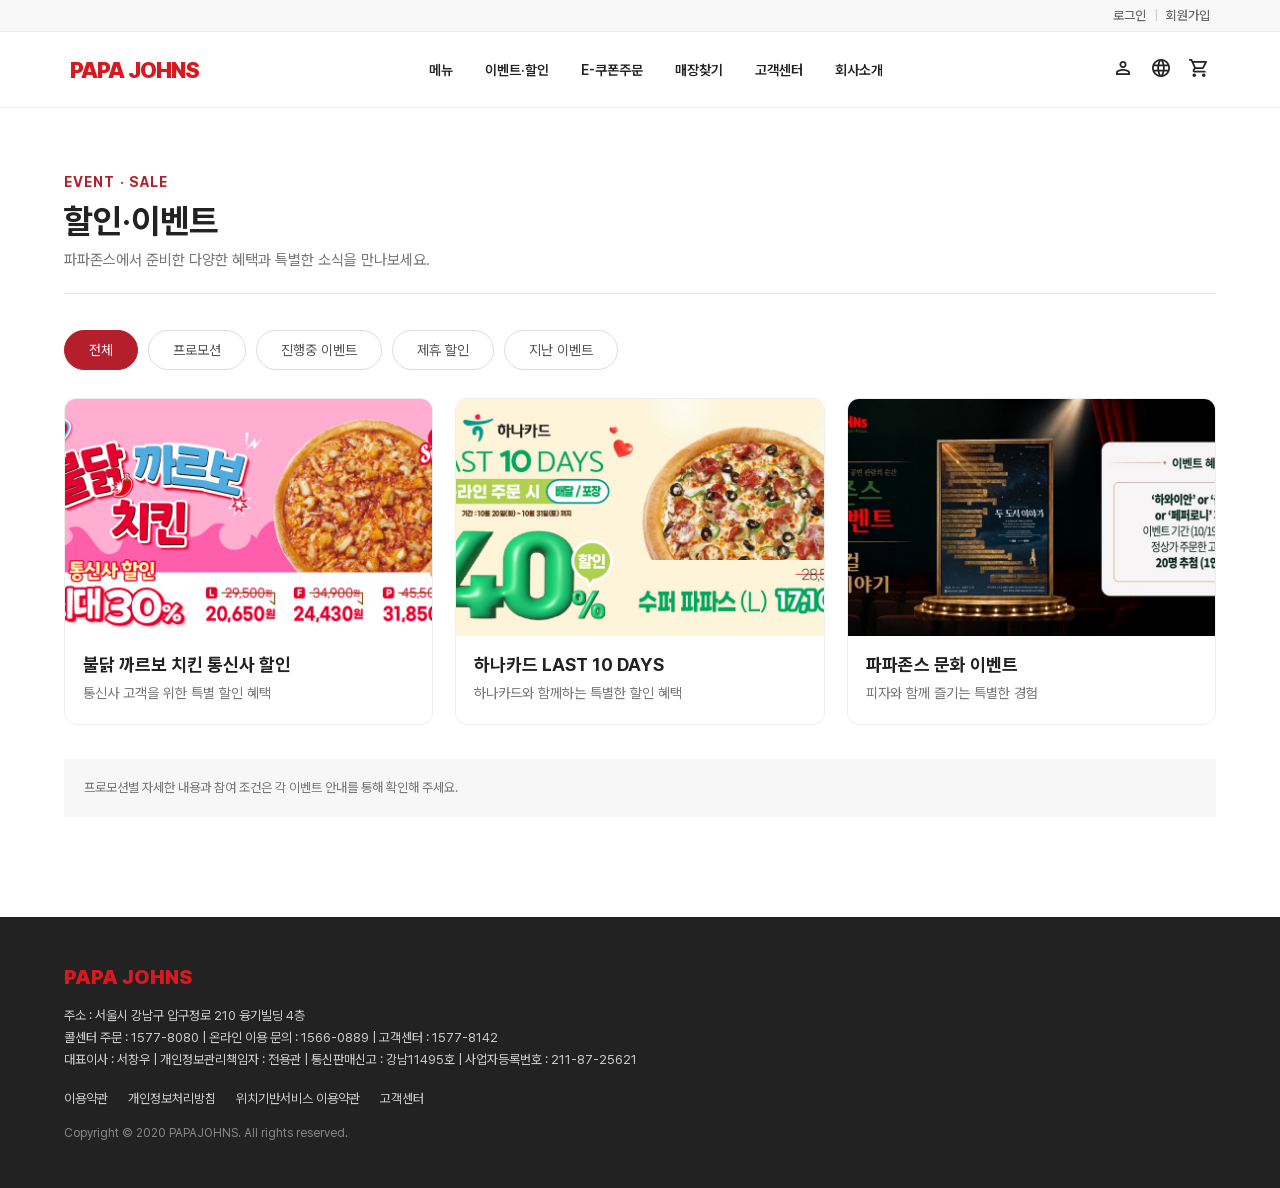
<file: PAPAJOHNS/promotion.html>
<!DOCTYPE html>
<html lang="ko">
<head>
    <meta charset="UTF-8">
    <meta name="viewport" content="width=device-width, initial-scale=1.0">
    <title>할인·이벤트 | 파파존스</title>
    <link rel="stylesheet" href="./CSS/main.css?v=20261110-app-refresh">
    <link rel="stylesheet" href="https://fonts.googleapis.com/css2?family=Material+Symbols+Outlined:opsz,wght,FILL,GRAD@20..48,400,0,0">
    <script src="./main.js" defer></script>
    <style>
        .promotion-page { max-width: 1200px; margin: 0 auto; padding: 64px 24px 100px; }
        .promotion-visual { display: none; margin-bottom: 38px; }
        .promotion-visual.is-visible { display: block; }
        .promotion-visual img { display: block; width: 100%; max-height: 300px; object-fit: contain; border-radius: 10px; }
        .promotion-heading { margin-bottom: 36px; border-bottom: 1px solid #e5e5e5; padding-bottom: 24px; }
        .promotion-heading .eyebrow { color: #b51f2b; font-size: 14px; font-weight: 700; letter-spacing: .08em; }
        .promotion-heading h1 { margin: 10px 0; font-size: 34px; color: #222; }
        .promotion-heading p { margin: 0; color: #777; font-size: 15px; }
        .promotion-tabs { display: flex; gap: 10px; margin-bottom: 28px; flex-wrap: wrap; }
        .promotion-tabs button { display: inline-block; padding: 11px 24px; border: 1px solid #ddd; border-radius: 24px; color: #555; background: #fff; cursor: pointer; font: inherit; font-size: 14px; }
        .promotion-tabs button.active { background: #b51f2b; border-color: #b51f2b; color: #fff; }
        .promotion-empty { display: none; grid-column: 1 / -1; padding: 64px 20px; text-align: center; color: #888; border: 1px solid #eee; border-radius: 12px; }
        .promotion-grid { display: grid; grid-template-columns: repeat(3, minmax(0, 1fr)); gap: 28px 22px; }
        .promotion-card { display: block; color: inherit; text-decoration: none; border: 1px solid #eee; border-radius: 12px; overflow: hidden; background: #fff; transition: transform .2s, box-shadow .2s; }
        .promotion-card:hover { transform: translateY(-4px); box-shadow: 0 8px 24px rgba(0,0,0,.08); }
        .promotion-card[hidden] { display: none; }
        .promotion-card img { display: block; width: 100%; aspect-ratio: 1.55 / 1; object-fit: cover; }
        .promotion-card .card-copy { padding: 18px 18px 20px; }
        .promotion-card h2 { margin: 0 0 8px; font-size: 18px; color: #222; }
        .promotion-card p { margin: 0; color: #777; font-size: 14px; line-height: 1.5; }
        .promotion-note { margin-top: 34px; padding: 18px 20px; background: #f7f7f7; color: #777; font-size: 13px; line-height: 1.7; }
        @media (max-width: 800px) { .promotion-grid { grid-template-columns: repeat(2, minmax(0, 1fr)); gap: 18px; } .promotion-page { padding: 42px 18px 70px; } }
        @media (max-width: 520px) { .promotion-grid { grid-template-columns: 1fr; } .promotion-heading h1 { font-size: 28px; } }
    </style>
</head>
<body>
    <div class="top-util">
        <div class="top-util-inner"><div class="top-util-right"><a href="#login">로그인</a><span class="divider">|</span><a href="#signup">회원가입</a></div></div>
    </div>
    <header class="site-header">
        <a class="brand-logo" href="./index.html">PAPA JOHNS</a>
        <nav class="main-nav">
            <div class="nav-item"><a href="./menu.html">메뉴</a><ul class="dropdown">
                <li><a href="./menu.html">피자</a></li><li><a href="./menu.html">하프앤하프</a></li><li><a href="./menu.html">사이드</a></li><li><a href="./menu.html">음료/소스</a></li><li><a href="./menu.html">굿즈/한정 상품</a></li>
            </ul></div>
            <div class="nav-item"><a href="./promotion.html">이벤트·할인</a><ul class="dropdown">
                <li><a href="./promotion.html">프로모션</a></li><li><a href="#tab-ongoing">진행중 이벤트</a></li><li><a href="#tab-partner">제휴 할인</a></li><li><a href="#tab-past">지난 이벤트</a></li><li><a href="#promotion-list">피자 교실</a></li>
            </ul></div>
            <div class="nav-item"><a href="#coupon">E-쿠폰주문</a></div>
            <div class="nav-item"><a href="./store.html">매장찾기</a></div>
            <div class="nav-item"><a href="#customer">고객센터</a></div>
            <div class="nav-item"><a href="./company.html">회사소개</a></div>
        </nav>
        <div class="header-tools">
            <a href="#mypage" title="마이페이지"><span class="material-symbols-outlined">person</span></a>
            <a href="#language" title="언어 선택"><span class="material-symbols-outlined">language</span></a>
            <a href="#cart" title="장바구니"><span class="material-symbols-outlined">shopping_cart</span></a>
        </div>
        <button class="mobile-menu" type="button"><span></span><span></span><span></span></button>
    </header>
    <main class="promotion-page">
        <div class="promotion-heading">
            <span class="eyebrow">EVENT · SALE</span>
            <h1>할인·이벤트</h1>
            <p>파파존스에서 준비한 다양한 혜택과 특별한 소식을 만나보세요.</p>
        </div>
        <nav class="promotion-tabs" aria-label="이벤트 분류">
            <button class="active" type="button" id="tab-all" data-filter="all" aria-pressed="true">전체</button>
            <button type="button" id="tab-promotion" data-filter="promotion" aria-pressed="false">프로모션</button>
            <button type="button" id="tab-ongoing" data-filter="ongoing" aria-pressed="false">진행중 이벤트</button>
            <button type="button" id="tab-partner" data-filter="partner" aria-pressed="false">제휴 할인</button>
            <button type="button" id="tab-past" data-filter="past" aria-pressed="false">지난 이벤트</button>
        </nav>
        <div class="promotion-visual" id="promotion-visual"><img src="./img/프로모션.png" alt="파파존스 프로모션"></div>
        <section class="promotion-grid" id="promotion-list" aria-label="프로모션 목록">
            <article class="promotion-card" data-category="partner">
                <img src="./img/261002_buldak_telecom_main.jpg" alt="불닭 까르보 치킨 통신사 할인 프로모션">
                <div class="card-copy"><h2>불닭 까르보 치킨 통신사 할인</h2><p>통신사 고객을 위한 특별 할인 혜택</p></div>
            </article>
            <article class="promotion-card" data-category="partner">
                <img src="./img/261001_hanapick_last10days_main.jpg" alt="하나카드 LAST 10 DAYS 프로모션">
                <div class="card-copy"><h2>하나카드 LAST 10 DAYS</h2><p>하나카드와 함께하는 특별한 할인 혜택</p></div>
            </article>
            <article class="promotion-card" data-category="ongoing">
                <img src="./img/261016_twocities_main.jpg" alt="파파존스 문화 이벤트 프로모션">
                <div class="card-copy"><h2>파파존스 문화 이벤트</h2><p>피자와 함께 즐기는 특별한 경험</p></div>
            </article>
            <p class="promotion-empty" id="promotion-empty">등록된 지난 이벤트가 없습니다.</p>
        </section>
        <p class="promotion-note">프로모션별 자세한 내용과 참여 조건은 각 이벤트 안내를 통해 확인해 주세요.</p>
        <script>
            (() => {
                const tabs = document.querySelectorAll('.promotion-tabs button');
                const cards = document.querySelectorAll('.promotion-card');
                const visual = document.getElementById('promotion-visual');
                const empty = document.getElementById('promotion-empty');
                const applyFilter = (filter) => {
                    const validFilter = ['all', 'promotion', 'ongoing', 'partner', 'past'].includes(filter) ? filter : 'all';
                    tabs.forEach((tab) => {
                        const active = tab.dataset.filter === validFilter;
                        tab.classList.toggle('active', active);
                        tab.setAttribute('aria-pressed', String(active));
                    });
                    visual.classList.toggle('is-visible', validFilter === 'promotion');
                    let visibleCount = 0;
                    cards.forEach((card) => {
                        const visible = validFilter === 'all' || card.dataset.category === validFilter;
                        card.hidden = !visible;
                        if (visible) visibleCount++;
                    });
                    empty.style.display = validFilter === 'past' && visibleCount === 0 ? 'block' : 'none';
                };
                tabs.forEach((tab) => tab.addEventListener('click', () => applyFilter(tab.dataset.filter)));
                const initialTab = document.getElementById(location.hash.slice(1));
                applyFilter(initialTab?.dataset.filter || 'all');
            })();
        </script>
    </main>
    <footer class="site-footer">
        <div class="footer-inner">
            <div class="footer-logo">PAPA JOHNS</div>
            <div class="footer-info">
                <p>주소 : 서울시 강남구 압구정로 210 융기빌딩 4층</p>
                <p>콜센터 주문 : 1577-8080 | 온라인 이용 문의 : 1566-0889 | 고객센터 : 1577-8142</p>
                <p>대표이사 : 서창우 | 개인정보관리책임자 : 전용관 | 통신판매신고 : 강남11495호 | 사업자등록번호 : 211-87-25621</p>
            </div>
            <div class="footer-links"><a href="#">이용약관</a><a href="#">개인정보처리방침</a><a href="#">위치기반서비스 이용약관</a><a href="#">고객센터</a></div>
            <p class="copyright">Copyright © 2020 PAPAJOHNS. All rights reserved.</p>
        </div>
    </footer>
</body>
</html>
</file>
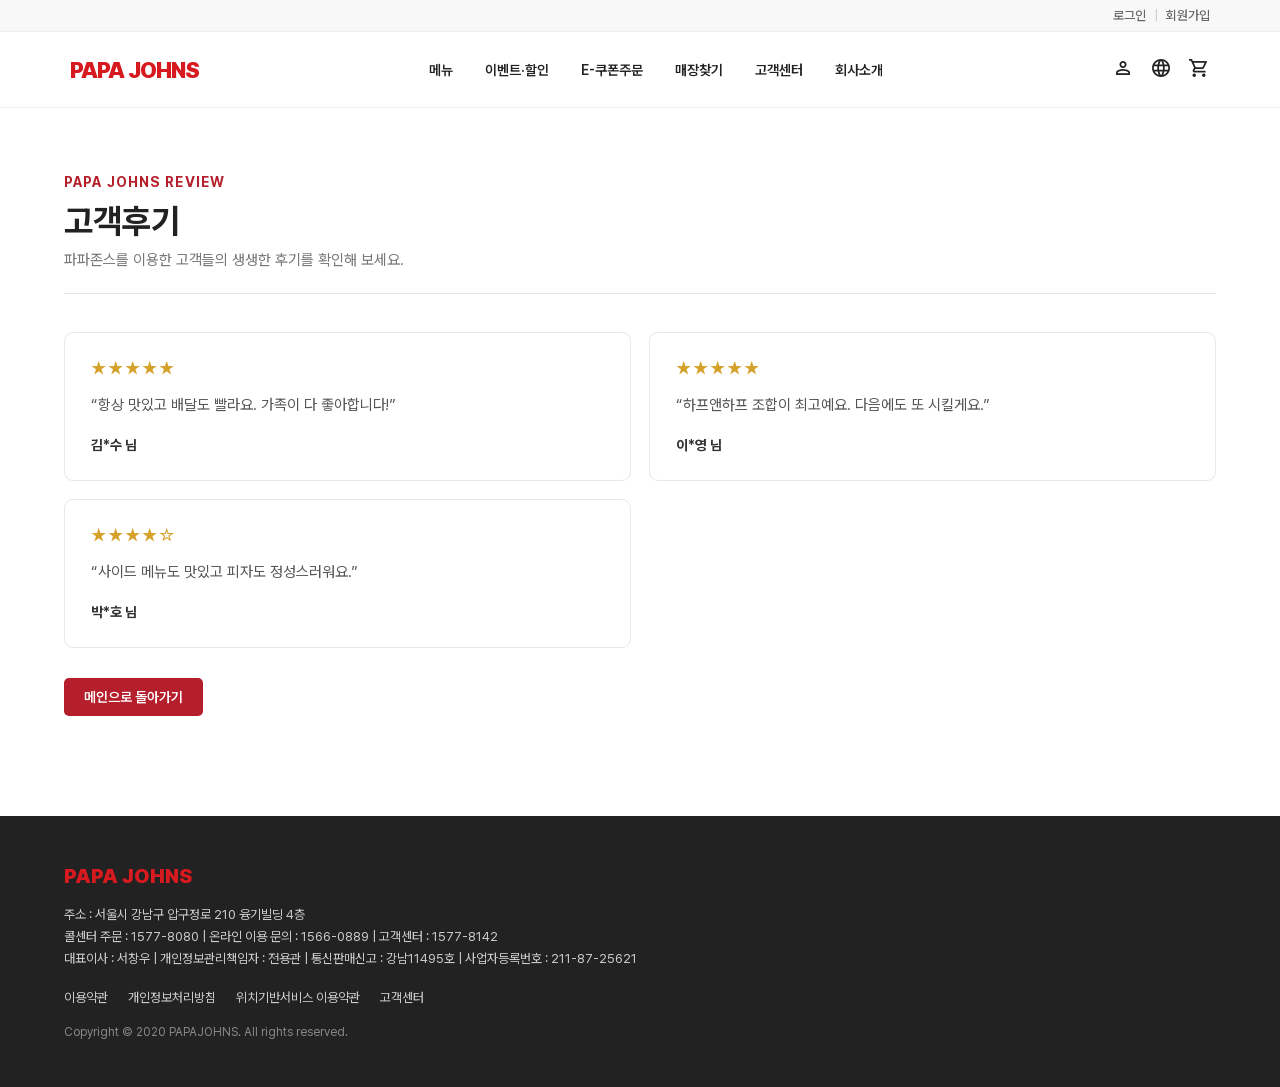
<file: PAPAJOHNS/reviews.html>
<!DOCTYPE html>
<html lang="ko">
<head>
<meta charset="UTF-8">
<meta name="viewport" content="width=device-width, initial-scale=1.0">
<title>고객후기 | 파파존스</title>
<link rel="stylesheet" href="./CSS/main.css?v=20261110-app-refresh">
<link rel="stylesheet" href="https://fonts.googleapis.com/css2?family=Material+Symbols+Outlined:opsz,wght,FILL,GRAD@20..48,400,0,0">
<script src="./main.js" defer></script>
<style>
.reviews-page{max-width:1200px;margin:0 auto;padding:64px 24px 100px}
.reviews-heading{padding-bottom:24px;margin-bottom:38px;border-bottom:1px solid #e5e5e5}
.reviews-heading .eyebrow{color:#b51f2b;font-size:14px;font-weight:700;letter-spacing:.08em}
.reviews-heading h1{margin:10px 0;color:#222;font-size:34px}
.reviews-heading p{margin:0;color:#777;font-size:15px}
.reviews-list{display:grid;grid-template-columns:repeat(2,minmax(0,1fr));gap:18px}
.review-entry{padding:26px;border:1px solid #e8e8e8;border-radius:9px;background:#fff}
.review-entry .stars{margin-bottom:14px;color:#d6a12b;letter-spacing:2px}
.review-entry p{margin:0 0 16px;color:#555;font-size:15px;line-height:1.8}
.review-entry strong{color:#333;font-size:14px}
.reviews-back{display:inline-block;margin-top:30px;padding:11px 20px;background:#b51f2b;color:#fff;text-decoration:none;border-radius:5px;font-size:14px;font-weight:600}
@media(max-width:700px){.reviews-page{padding:42px 18px 70px}.reviews-heading h1{font-size:28px}.reviews-list{grid-template-columns:1fr}}
</style>
</head>
<body>
<div class="top-util"><div class="top-util-inner"><div class="top-util-right"><a href="#login">로그인</a><span class="divider">|</span><a href="#signup">회원가입</a></div></div></div>
<header class="site-header">
<a class="brand-logo" href="./index.html">PAPA JOHNS</a>
<nav class="main-nav">
<div class="nav-item"><a href="./menu.html">메뉴</a><ul class="dropdown"><li><a href="./menu.html">피자</a></li><li><a href="./menu.html">하프앤하프</a></li><li><a href="./menu.html">사이드</a></li><li><a href="./menu.html">음료/소스</a></li><li><a href="./menu.html">굿즈/한정 상품</a></li></ul></div>
<div class="nav-item"><a href="./promotion.html">이벤트·할인</a><ul class="dropdown"><li><a href="./promotion.html">프로모션</a></li><li><a href="./promotion.html">진행중 이벤트</a></li><li><a href="./promotion.html">제휴 할인</a></li><li><a href="./promotion.html">지난 이벤트</a></li></ul></div>
<div class="nav-item"><a href="#coupon">E-쿠폰주문</a></div>
<div class="nav-item"><a href="./store.html">매장찾기</a></div>
<div class="nav-item"><a href="./customer.html">고객센터</a><ul class="dropdown"><li><a href="./customer.html#notice">공지사항</a></li><li><a href="./customer.html#closure">휴업 안내</a></li><li><a href="./customer.html#qna">Q&amp;A</a></li><li><a href="./reviews.html">고객후기</a></li></ul></div>
<div class="nav-item"><a href="./company.html">회사소개</a></div>
</nav>
<div class="header-tools"><a href="#mypage" title="마이페이지"><span class="material-symbols-outlined">person</span></a><a href="#language" title="언어 선택"><span class="material-symbols-outlined">language</span></a><a href="#cart" title="장바구니"><span class="material-symbols-outlined">shopping_cart</span></a></div>
<button class="mobile-menu" type="button"><span></span><span></span><span></span></button>
</header>
<main class="reviews-page">
<div class="reviews-heading"><span class="eyebrow">PAPA JOHNS REVIEW</span><h1>고객후기</h1><p>파파존스를 이용한 고객들의 생생한 후기를 확인해 보세요.</p></div>
<div class="reviews-list">
<article class="review-entry"><div class="stars">★★★★★</div><p>“항상 맛있고 배달도 빨라요. 가족이 다 좋아합니다!”</p><strong>김*수 님</strong></article>
<article class="review-entry"><div class="stars">★★★★★</div><p>“하프앤하프 조합이 최고예요. 다음에도 또 시킬게요.”</p><strong>이*영 님</strong></article>
<article class="review-entry"><div class="stars">★★★★☆</div><p>“사이드 메뉴도 맛있고 피자도 정성스러워요.”</p><strong>박*호 님</strong></article>
</div>
<a class="reviews-back" href="./index.html#reviews">메인으로 돌아가기</a>
</main>
<footer class="site-footer"><div class="footer-inner"><div class="footer-logo">PAPA JOHNS</div><div class="footer-info"><p>주소 : 서울시 강남구 압구정로 210 융기빌딩 4층</p><p>콜센터 주문 : 1577-8080 | 온라인 이용 문의 : 1566-0889 | 고객센터 : 1577-8142</p><p>대표이사 : 서창우 | 개인정보관리책임자 : 전용관 | 통신판매신고 : 강남11495호 | 사업자등록번호 : 211-87-25621</p></div><div class="footer-links"><a href="#">이용약관</a><a href="#">개인정보처리방침</a><a href="#">위치기반서비스 이용약관</a><a href="./customer.html">고객센터</a></div><p class="copyright">Copyright © 2020 PAPAJOHNS. All rights reserved.</p></div></footer>
</body>
</html>
</file>
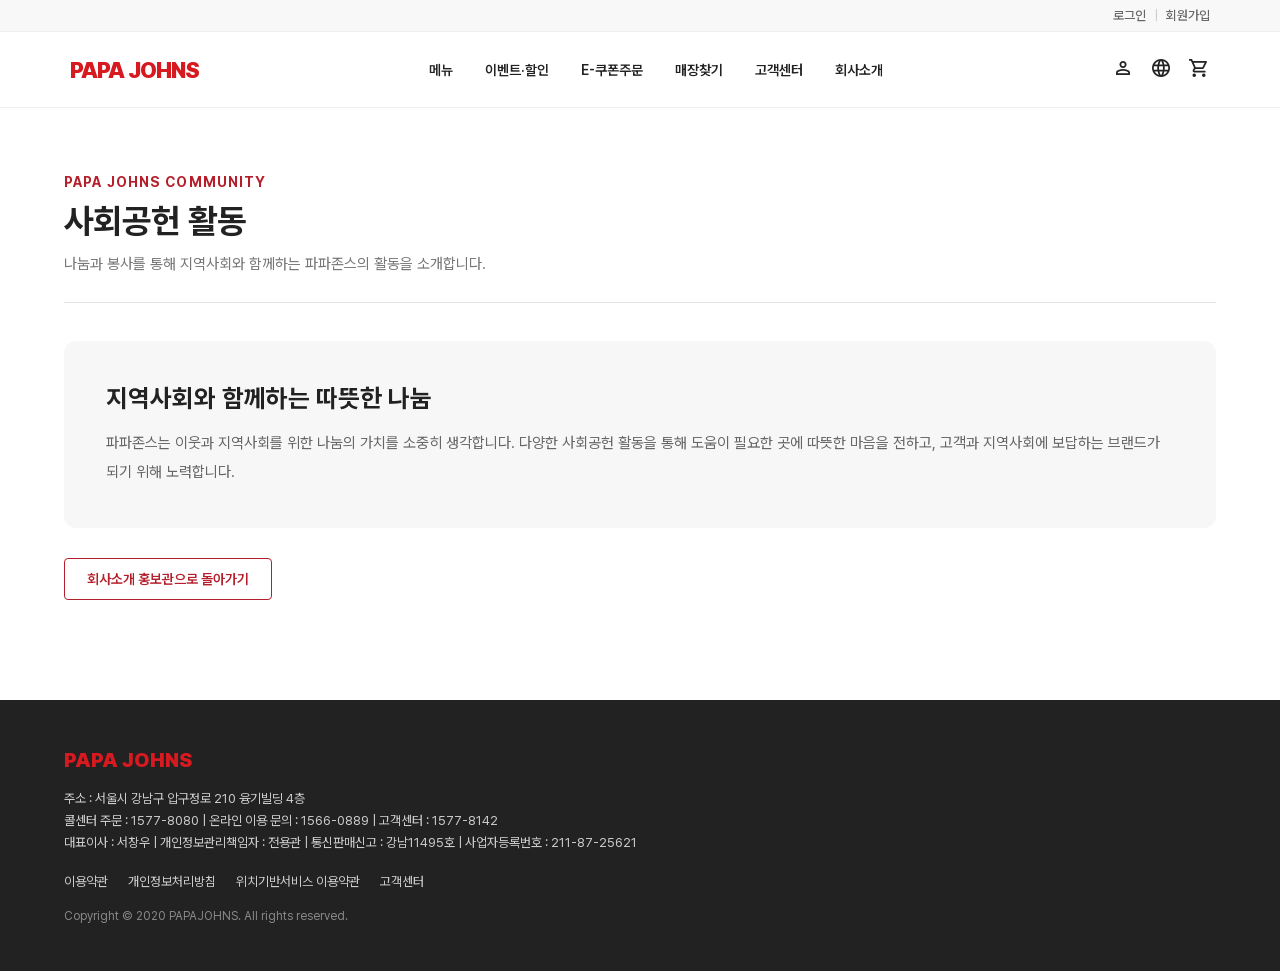
<file: PAPAJOHNS/social.html>
<!DOCTYPE html>
<html lang="ko">
<head>
<meta charset="UTF-8">
<meta name="viewport" content="width=device-width, initial-scale=1.0">
<title>사회공헌 활동 | 파파존스</title>
<link rel="stylesheet" href="./CSS/main.css?v=20261110-app-refresh">
<link rel="stylesheet" href="https://fonts.googleapis.com/css2?family=Material+Symbols+Outlined:opsz,wght,FILL,GRAD@20..48,400,0,0">
<script src="./main.js" defer></script>
<style>
.social-page{max-width:1200px;margin:0 auto;padding:64px 24px 100px}
.social-heading{padding-bottom:24px;margin-bottom:38px;border-bottom:1px solid #e5e5e5}
.social-heading .eyebrow{color:#b51f2b;font-size:14px;font-weight:700;letter-spacing:.08em}
.social-heading h1{margin:10px 0;color:#222;font-size:34px}
.social-heading p{margin:0;color:#777;font-size:15px;line-height:1.8}
.social-content{padding:42px;background:#f7f7f7;border-radius:12px}
.social-content h2{margin:0 0 16px;color:#222;font-size:25px}
.social-content p{margin:0;color:#666;font-size:15px;line-height:1.9}
.social-back{display:inline-block;margin-top:30px;padding:12px 22px;border:1px solid #b51f2b;border-radius:4px;color:#b51f2b;text-decoration:none;font-size:14px;font-weight:600}
@media(max-width:760px){.social-page{padding:42px 18px 70px}.social-heading h1{font-size:28px}.social-content{padding:28px 22px}}
</style>
</head>
<body>
<div class="top-util"><div class="top-util-inner"><div class="top-util-right"><a href="#login">로그인</a><span class="divider">|</span><a href="#signup">회원가입</a></div></div></div>
<header class="site-header">
<a class="brand-logo" href="./index.html">PAPA JOHNS</a>
<nav class="main-nav">
<div class="nav-item"><a href="./menu.html">메뉴</a><ul class="dropdown"><li><a href="./menu.html">피자</a></li><li><a href="./menu.html">하프앤하프</a></li><li><a href="./menu.html">사이드</a></li><li><a href="./menu.html">음료/소스</a></li><li><a href="./menu.html">굿즈/한정 상품</a></li></ul></div>
<div class="nav-item"><a href="./promotion.html">이벤트·할인</a><ul class="dropdown"><li><a href="./promotion.html">프로모션</a></li><li><a href="./promotion.html">진행중 이벤트</a></li><li><a href="./promotion.html">제휴 할인</a></li><li><a href="./promotion.html">지난 이벤트</a></li></ul></div>
<div class="nav-item"><a href="#coupon">E-쿠폰주문</a></div>
<div class="nav-item"><a href="./store.html">매장찾기</a></div>
<div class="nav-item"><a href="./customer.html">고객센터</a></div>
<div class="nav-item"><a href="./company.html">회사소개</a><ul class="dropdown"><li><a href="./company.html#company-story">파파존스 이야기</a></li><li><a href="./company.html#company-pr">홍보관</a></li><li><a href="./company.html#company-recruit">채용 안내</a></li><li><a href="./company.html#company-franchise">가맹점 모집</a></li></ul></div>
</nav>
<div class="header-tools"><a href="#mypage" title="마이페이지"><span class="material-symbols-outlined">person</span></a><a href="#language" title="언어 선택"><span class="material-symbols-outlined">language</span></a><a href="#cart" title="장바구니"><span class="material-symbols-outlined">shopping_cart</span></a></div>
<button class="mobile-menu" type="button"><span></span><span></span><span></span></button>
</header>
<main class="social-page">
<div class="social-heading"><span class="eyebrow">PAPA JOHNS COMMUNITY</span><h1>사회공헌 활동</h1><p>나눔과 봉사를 통해 지역사회와 함께하는 파파존스의 활동을 소개합니다.</p></div>
<section class="social-content"><h2>지역사회와 함께하는 따뜻한 나눔</h2><p>파파존스는 이웃과 지역사회를 위한 나눔의 가치를 소중히 생각합니다. 다양한 사회공헌 활동을 통해 도움이 필요한 곳에 따뜻한 마음을 전하고, 고객과 지역사회에 보답하는 브랜드가 되기 위해 노력합니다.</p></section>
<a class="social-back" href="./company.html#company-pr">회사소개 홍보관으로 돌아가기</a>
</main>
<footer class="site-footer"><div class="footer-inner"><div class="footer-logo">PAPA JOHNS</div><div class="footer-info"><p>주소 : 서울시 강남구 압구정로 210 융기빌딩 4층</p><p>콜센터 주문 : 1577-8080 | 온라인 이용 문의 : 1566-0889 | 고객센터 : 1577-8142</p><p>대표이사 : 서창우 | 개인정보관리책임자 : 전용관 | 통신판매신고 : 강남11495호 | 사업자등록번호 : 211-87-25621</p></div><div class="footer-links"><a href="#">이용약관</a><a href="#">개인정보처리방침</a><a href="#">위치기반서비스 이용약관</a><a href="./customer.html">고객센터</a></div><p class="copyright">Copyright © 2020 PAPAJOHNS. All rights reserved.</p></div></footer>
</body>
</html>
</file>
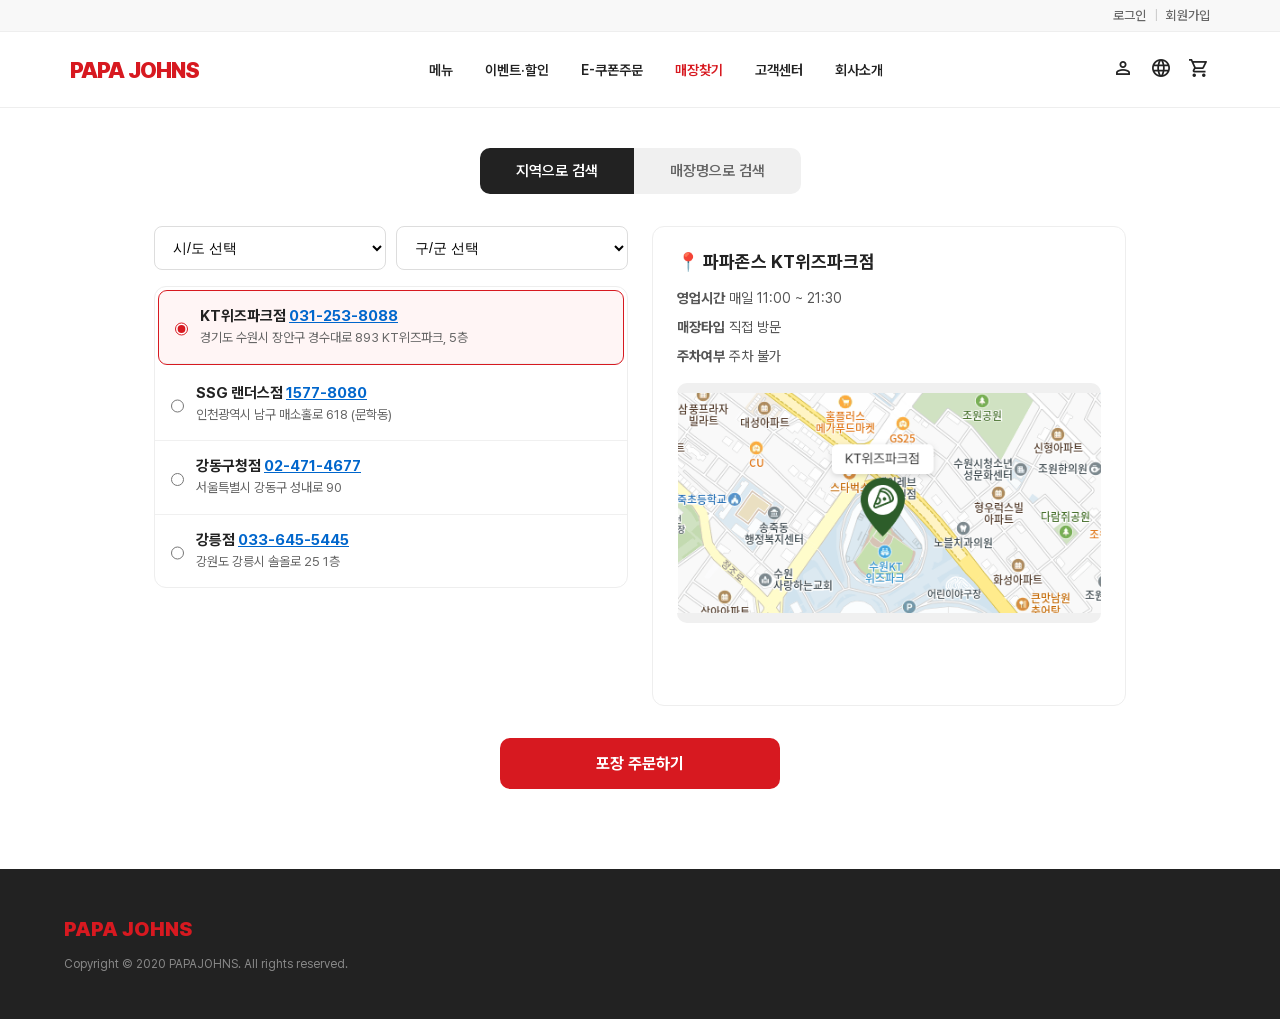
<file: PAPAJOHNS/store.html>
<!DOCTYPE html>
<html lang="ko">
<head>
    <meta charset="UTF-8">
    <meta name="viewport" content="width=device-width, initial-scale=1.0">
    <title>매장찾기 - 파파존스</title>
    <link rel="stylesheet" href="./CSS/main.css">
    <link rel="stylesheet" href="https://fonts.googleapis.com/css2?family=Material+Symbols+Outlined:opsz,wght,FILL,GRAD@20..48,400,0,0">
    <style>
        .store-page {
            max-width: 1100px;
            margin: 40px auto 80px;
            padding: 0 5%;
        }
        .store-tabs {
            display: flex;
            justify-content: center;
            margin-bottom: 32px;
        }
        .store-tab {
            padding: 14px 36px;
            border: none;
            font-size: 15px;
            font-weight: 600;
            cursor: pointer;
            background: #f0f0f0;
            color: #666;
        }
        .store-tab:first-child { border-radius: 10px 0 0 10px; }
        .store-tab:last-child { border-radius: 0 10px 10px 0; }
        .store-tab.active {
            background: #222;
            color: #fff;
        }
        .store-panel { display: none; }
        .store-panel.active { display: block; }

        .store-layout {
            display: grid;
            grid-template-columns: 1fr 1fr;
            gap: 24px;
            min-height: 480px;
        }
        .store-left {
            display: flex;
            flex-direction: column;
            gap: 16px;
        }
        .store-selects {
            display: flex;
            gap: 10px;
        }
        .store-selects select {
            flex: 1;
            padding: 12px 14px;
            border: 1px solid #ddd;
            border-radius: 8px;
            font-size: 14px;
            background: #fff;
        }
        .store-list {
            border: 1px solid #eee;
            border-radius: 12px;
            overflow: hidden;
            max-height: 400px;
            overflow-y: auto;
        }
        .store-item {
            display: flex;
            gap: 12px;
            padding: 16px;
            border-bottom: 1px solid #f0f0f0;
            cursor: pointer;
        }
        .store-item:last-child { border-bottom: none; }
        .store-item:hover { background: #fafafa; }
        .store-item.active {
            background: #fff5f5;
            outline: 1px solid var(--color-brand-red);
            border-radius: 8px;
            margin: 4px;
        }
        .store-item input {
            margin-top: 4px;
            accent-color: var(--color-brand-red);
        }
        .store-item-info strong {
            display: block;
            font-size: 15px;
            margin-bottom: 4px;
        }
        .store-item-info strong a {
            color: #0066cc;
            text-decoration: underline;
        }
        .store-item-info p {
            font-size: 13px;
            color: #666;
            line-height: 1.4;
        }

        .store-right {
            border: 1px solid #eee;
            border-radius: 12px;
            padding: 24px;
            background: #fff;
        }
        .store-right.empty {
            display: flex;
            align-items: center;
            justify-content: center;
            color: #aaa;
            font-size: 15px;
        }
        .store-detail h3 {
            font-size: 18px;
            margin-bottom: 16px;
        }
        .store-detail p {
            font-size: 14px;
            color: #555;
            margin-bottom: 8px;
            line-height: 1.5;
        }
      .store-map {
    margin-top: 16px;
    border-radius: 10px;
    overflow: hidden;
    height: 240px;
    position: relative;
    cursor: grab;
    user-select: none;
    background: #f0f0f0;
}

.store-map:active {
    cursor: grabbing;
}

.store-map img {
    position: absolute;
    top: 50%;
    left: 50%;
    width: 100%;
    height: auto;
    max-width: none;
    transform: translate(-50%, -50%) scale(1);
    transform-origin: center center;
    pointer-events: none;
    transition: none;
}
        .store-map img {
            width: 100%;
            height: 220px;
            object-fit: cover;
            display: block;
        }

        .store-search-row {
            display: flex;
            gap: 10px;
            margin-bottom: 20px;
        }
        .store-search-row input {
            flex: 1;
            padding: 12px 16px;
            border: 1px solid #ddd;
            border-radius: 8px;
            font-size: 14px;
        }
        .store-search-row button {
            padding: 12px 24px;
            background: #222;
            color: #fff;
            border: none;
            border-radius: 8px;
            font-weight: 600;
            cursor: pointer;
        }
        .store-empty-msg {
            color: #999;
            font-size: 14px;
            padding: 40px 0;
            text-align: center;
        }

        .store-order-btn {
            display: block;
            width: 280px;
            margin: 32px auto 0;
            padding: 16px 0;
            background: var(--color-brand-red);
            color: #fff;
            border: none;
            border-radius: 10px;
            font-size: 16px;
            font-weight: 700;
            cursor: pointer;
            text-align: center;
        }
        .store-order-btn:disabled {
            background: #f5a5a8;
            cursor: not-allowed;
        }

        @media (max-width: 768px) {
            .store-layout { grid-template-columns: 1fr; }
        }
    </style>
</head>
<body>
    <div class="top-util">
        <div class="top-util-inner">
            <div class="top-util-right">
                <a href="#login">로그인</a>
                <span class="divider">|</span>
                <a href="#signup">회원가입</a>
            </div>
        </div>
    </div>

    <header class="site-header">
        <a class="brand-logo" href="./index.html">PAPA JOHNS</a>
        <nav class="main-nav">
            <div class="nav-item"><a href="./menu.html">메뉴</a></div>
            <div class="nav-item"><a href="#events">이벤트·할인</a></div>
            <div class="nav-item"><a href="#coupon">E-쿠폰주문</a></div>
            <div class="nav-item"><a href="./store.html" class="active">매장찾기</a></div>
            <div class="nav-item"><a href="#customer">고객센터</a></div>
            <div class="nav-item"><a href="./company.html">회사소개</a></div>
        </nav>
        <div class="header-tools">
            <a href="#mypage"><span class="material-symbols-outlined">person</span></a>
            <a href="#language"><span class="material-symbols-outlined">language</span></a>
            <a href="#cart"><span class="material-symbols-outlined">shopping_cart</span></a>
        </div>
    </header>

    <main class="store-page">
        <div class="store-tabs">
            <button class="store-tab active" data-tab="region">지역으로 검색</button>
            <button class="store-tab" data-tab="name">매장명으로 검색</button>
        </div>

        <!-- 지역으로 검색 -->
        <div class="store-panel active" id="panel-region">
            <div class="store-layout">
                <div class="store-left">
                    <div class="store-selects">
                        <select>
                            <option value="">시/도 선택</option>
                            <option value="경기">경기도</option>
                            <option value="서울">서울특별시</option>
                            <option value="인천">인천광역시</option>
                            <option value="강원">강원도</option>
                        </select>
                        <select>
                            <option value="">구/군 선택</option>
                            <option value="수원">수원시</option>
                            <option value="강동">강동구</option>
                            <option value="남구">남구</option>
                        </select>
                    </div>
                    <div class="store-list" id="storeList">
                        <label class="store-item active">
                            <input type="radio" name="store" value="kt" checked>
                            <div class="store-item-info">
                                <strong>KT위즈파크점 <a href="tel:031-253-8088">031-253-8088</a></strong>
                                <p>경기도 수원시 장안구 경수대로 893 KT위즈파크, 5층</p>
                            </div>
                        </label>
                        <label class="store-item">
                            <input type="radio" name="store" value="ssg">
                            <div class="store-item-info">
                                <strong>SSG 랜더스점 <a href="tel:1577-8080">1577-8080</a></strong>
                                <p>인천광역시 남구 매소홀로 618 (문학동)</p>
                            </div>
                        </label>
                        <label class="store-item">
                            <input type="radio" name="store" value="gangdong">
                            <div class="store-item-info">
                                <strong>강동구청점 <a href="tel:02-471-4677">02-471-4677</a></strong>
                                <p>서울특별시 강동구 성내로 90</p>
                            </div>
                        </label>
                        <label class="store-item">
                            <input type="radio" name="store" value="gangneung">
                            <div class="store-item-info">
                                <strong>강릉점 <a href="tel:033-645-5445">033-645-5445</a></strong>
                                <p>강원도 강릉시 솔올로 25 1층</p>
                            </div>
                        </label>
                    </div>
                </div>
                <div class="store-right" id="storeDetail">
                    <div class="store-detail">
                        <h3>📍 파파존스 KT위즈파크점</h3>
                        <p><strong>영업시간</strong> 매일 11:00 ~ 21:30</p>
                        <p><strong>매장타입</strong> 직접 방문</p>
                        <p><strong>주차여부</strong> 주차 불가</p>
                       <div class="store-map">
                           <img src="./img/지도2.png" alt="매장 지도">
                       </div>
                    </div>
                </div>
            </div>
            <button class="store-order-btn" id="orderBtn">포장 주문하기</button>
        </div>

        <!-- 매장명으로 검색 -->
        <div class="store-panel" id="panel-name">
            <div class="store-layout">
                <div class="store-left">
                    <div class="store-search-row">
                        <input type="text" id="storeNameInput" placeholder="매장명을 입력해 주세요.">
                        <button type="button" id="nameSearchBtn">검색</button>
                    </div>
                    <div class="store-empty-msg" id="nameListMsg">매장명을 입력하여 검색해 주세요.</div>
                    <div class="store-list" id="nameStoreList" style="display:none;"></div>
                </div>
                <div class="store-right empty" id="nameDetail">
                    매장을 선택해 주세요.
                </div>
            </div>
            <button class="store-order-btn" id="orderBtnName" disabled>포장 주문하기</button>
        </div>
    </main>

    <footer class="site-footer">
        <div class="footer-inner">
            <div class="footer-logo">PAPA JOHNS</div>
            <p class="copyright">Copyright © 2020 PAPAJOHNS. All rights reserved.</p>
        </div>
    </footer>

    <script>
        const tabs = document.querySelectorAll('.store-tab');
        const panels = document.querySelectorAll('.store-panel');
        tabs.forEach(tab => {
            tab.addEventListener('click', () => {
                tabs.forEach(t => t.classList.remove('active'));
                panels.forEach(p => p.classList.remove('active'));
                tab.classList.add('active');
                document.getElementById('panel-' + tab.dataset.tab).classList.add('active');
            });
        });

        const stores = {
            kt: {
                name: '파파존스 KT위즈파크점',
                time: '매일 11:00 ~ 21:30',
                type: '직접 방문',
                parking: '주차 불가'
            },
            ssg: {
                name: '파파존스 SSG 랜더스점',
                time: '매일 11:00 ~ 22:00',
                type: '직접 방문',
                parking: '주차 가능'
            },
            gangdong: {
                name: '파파존스 강동구청점',
                time: '매일 11:00 ~ 22:00',
                type: '직접 방문',
                parking: '주차 가능'
            },
            gangneung: {
                name: '파파존스 강릉점',
                time: '매일 11:00 ~ 21:30',
                type: '직접 방문',
                parking: '주차 가능'
            }
        };

      function renderDetail(data) {
    return `
        <div class="store-detail">
            <h3>📍 ${data.name}</h3>
            <p><strong>영업시간</strong> ${data.time}</p>
            <p><strong>매장타입</strong> ${data.type}</p>
            <p><strong>주차여부</strong> ${data.parking}</p>
            <div class="store-map">
                <img src="./img/지도2.png" alt="매장 지도">
            </div>
        </div>
    `;
}
        document.querySelectorAll('#storeList input[name="store"]').forEach(radio => {
            radio.addEventListener('change', function() {
                document.querySelectorAll('#storeList .store-item').forEach(item => item.classList.remove('active'));
                this.closest('.store-item').classList.add('active');
                document.getElementById('storeDetail').innerHTML = renderDetail(stores[this.value]);
                document.getElementById('orderBtn').disabled = false;
            });
        });

        document.getElementById('orderBtn').addEventListener('click', () => {
            alert('선택한 매장으로 포장 주문을 진행합니다.');
        });

        document.getElementById('nameSearchBtn').addEventListener('click', () => {
            const keyword = document.getElementById('storeNameInput').value.trim();
            const listEl = document.getElementById('nameStoreList');
            const msgEl = document.getElementById('nameListMsg');
            const detailEl = document.getElementById('nameDetail');
            const orderBtn = document.getElementById('orderBtnName');

            if (!keyword) {
                msgEl.style.display = 'block';
                msgEl.textContent = '매장명을 입력하여 검색해 주세요.';
                listEl.style.display = 'none';
                detailEl.className = 'store-right empty';
                detailEl.textContent = '매장을 선택해 주세요.';
                orderBtn.disabled = true;
                return;
            }

            const results = Object.entries(stores).filter(([key, s]) => s.name.includes(keyword));
            if (results.length === 0) {
                msgEl.style.display = 'block';
                msgEl.textContent = '검색 결과가 없습니다.';
                listEl.style.display = 'none';
                detailEl.className = 'store-right empty';
                detailEl.textContent = '매장을 선택해 주세요.';
                orderBtn.disabled = true;
                return;
            }

            msgEl.style.display = 'none';
            listEl.style.display = 'block';
            listEl.innerHTML = results.map(([key, s]) => `
                <label class="store-item">
                    <input type="radio" name="storeName" value="${key}">
                    <div class="store-item-info">
                        <strong>${s.name}</strong>
                    </div>
                </label>
            `).join('');

            listEl.querySelectorAll('input').forEach(radio => {
                radio.addEventListener('change', function() {
                    listEl.querySelectorAll('.store-item').forEach(i => i.classList.remove('active'));
                    this.closest('.store-item').classList.add('active');
                    detailEl.className = 'store-right';
                    detailEl.innerHTML = renderDetail(stores[this.value]);
                    orderBtn.disabled = false;
                });
            });
        });

      document.getElementById('orderBtnName').addEventListener('click', () => {
    if (!document.getElementById('orderBtnName').disabled) {
        alert('선택한 매장으로 포장 주문을 진행합니다.');
    }
});
    </script>
</body>
</html>
</file>
<file: BurgerKing/css/default.css>
/* ============================================================
   reset.css
   Responsive Reset — Mobile / iOS / Android / Desktop
   ============================================================ */


/* ------------------------------------------------------------
   1. Box Sizing
   ------------------------------------------------------------ */
*,
*::before,
*::after {
  box-sizing: border-box;
}


/* ------------------------------------------------------------
   2. Reset Margin & Padding
   ------------------------------------------------------------ */
* {
  margin: 0;
  padding: 0;
}


/* ------------------------------------------------------------
   3. Root / HTML
   ------------------------------------------------------------ */
html {
  -webkit-text-size-adjust: 100%;
  text-size-adjust: 100%;
  /* scroll-behavior는 전역 설정 대신 필요한 곳에 개별 적용 권장 */
}


/* ------------------------------------------------------------
   4. Body
   ------------------------------------------------------------ */
body {
  min-height: 100dvh;
  line-height: 1.5;
  text-rendering: optimizeSpeed;
  -webkit-font-smoothing: antialiased;
  -moz-osx-font-smoothing: grayscale;
  overflow-x: hidden;
}

/* overflow-x 양쪽 차단 */
html {
  overflow-x: hidden;
}


/* ------------------------------------------------------------
   5. Typography
   ------------------------------------------------------------ */
h1, h2, h3, h4, h5, h6, p {
  overflow-wrap: break-word;
  word-break: keep-all; /* 한국어 줄바꿈 최적화 */
}


/* ------------------------------------------------------------
   6. Lists
   ------------------------------------------------------------ */
ul,
ol {
  list-style: none;
}


/* ------------------------------------------------------------
   7. Links
   ------------------------------------------------------------ */
a {
  color: inherit;
  text-decoration: none;
}


/* ------------------------------------------------------------
   8. Media
   ------------------------------------------------------------ */
img,
picture,
video,
canvas,
svg {
  display: block;
  max-width: 100%;
  vertical-align: middle; /* 인라인 이미지 하단 틈새 제거 */
}

/* 이미지 비율 유지 */
img {
  height: auto;
}


/* ------------------------------------------------------------
   9. Form Elements
   ------------------------------------------------------------ */
input,
button,
textarea,
select {
  font: inherit;
  color: inherit;
  background: none;
  border: none;
  padding: 0;
}

/* iOS 기본 스타일 제거 */
button,
input[type="button"],
input[type="submit"],
input[type="reset"],
input,
textarea,
select {
  appearance: none;
  -webkit-appearance: none;
  border-radius: 0;
}

/* 버튼 커서 */
button,
[type="button"],
[type="submit"],
[type="reset"],
[role="button"] {
  cursor: pointer;
}

/* Textarea */
textarea {
  resize: vertical;
}

/* Remove iOS input inner shadow */
input:not([type="range"]),
textarea {
  -webkit-appearance: none;
}


/* ------------------------------------------------------------
   10. Tables
   ------------------------------------------------------------ */
table {
  border-collapse: collapse;
  border-spacing: 0;
}


/* ------------------------------------------------------------
   11. Accessibility
   ------------------------------------------------------------ */
/* 포커스 링 — 완전 제거 대신 커스텀 유지 (접근성) */
:focus {
  outline: none;
}
:focus-visible {
  outline: 2px solid currentColor;
  outline-offset: 2px;
}

/* 스크린리더 전용 숨김 유틸 */
.sr-only {
  position: absolute;
  width: 1px;
  height: 1px;
  padding: 0;
  margin: -1px;
  overflow: hidden;
  clip: rect(0, 0, 0, 0);
  white-space: nowrap;
  border: 0;
}

/* 모션 감소 설정 대응 */
@media (prefers-reduced-motion: reduce) {
  *,
  *::before,
  *::after {
    animation-duration: 0.01ms !important;
    animation-iteration-count: 1 !important;
    transition-duration: 0.01ms !important;
    scroll-behavior: auto !important;
  }
}

/* hidden 속성 보장 */
[hidden] {
  display: none !important;
}


/* ------------------------------------------------------------
   12. Touch / Tap 최적화
   ------------------------------------------------------------ */
a,
button {
  -webkit-tap-highlight-color: transparent;
}

button,
a,
input,
select,
textarea {
  touch-action: manipulation;
}


/* ------------------------------------------------------------
   13. Inherit (선택적)
   ------------------------------------------------------------ */
/* 일부 브라우저에서 상속 누락 보완 */
fieldset {
  border: none;
}

legend {
  padding: 0;
}

/* hr 기본 스타일 초기화 */
hr {
  border: none;
  border-top: 1px solid currentColor;
  margin: 0;
}
</file>
<file: BurgerKing/css/style.css>
:root {
            --font: "Sandoll GothicNeoRound", sans-serif;
            --font-pre: "Pretendard Variable", sans-serif;
            --font-BKR: "BKR", sans-serif;
            --primary: #512314;
            --focus: #D62302;
            --baseBorder: #D9CFC6;
            --inputBg: #FFFCF9;
            --errorColor: #C54734;
            --placeholder: #EBE6E2;
            --text: #766053;
            --bg: #F4EBDC;
            --button: #E9DDCD;
        }
        html {
            font-size: 62.5%;
        }
        /* 전체 텍스트 속성 */
        body {
            font-family: var(--font);
            font-size: 1.6rem;
            color: var(--primary);
        } 
        a {
            color: inherit;
        }
        #wrap {  
            width: 100%;
            max-width: 1024px; 
            min-width: 360px;  
            min-height: 100dvh;
            /* margin-left: auto; 
            margin-right: auto; */ 
            margin: 0 auto;
            background-color: var(--bg);
        }
        header {
            position: relative;
            display: flex;
            justify-content: center;
            align-items: center;
            /* 자식요소에 absolute가 적용 되어 위치값이 들어가는 순간 flex속성으로 적용불가 */
            height: 48px;
        }
        .prev_btn {
            position: absolute;
            left: 0;
            width: 48px;
            height: 48px;
            background: url(../img/back_icon.svg) no-repeat scroll center / auto;
        }
        h1 {
            font-size: 2.0rem; 
        }
        main {
            padding: 48px 20px 90px;
        }
        .title {
            display: flex;
            flex-direction: column;
            gap: 16px;
            /* margin-top: 48px; */
            margin-bottom: 50px;
            font-family: var(--font-BKR);
        }
        /* .title > span {
            display: block;
            background-color: yellow;
        } */ 
        .title > span:first-child {
            font-size: 2.5rem;
            line-height: 1;
        }        
        .title > span:last-child {
            font-size: 3.5rem;
            line-height: 1;
        }      
        input {
            border: 1px solid var(--baseBorder);
            background-color: var(--inputBg);
        }
        input::placeholder {
            color: var(--placeholder);
        }
        .email {
            font-size: 1.5rem;
            line-height: 1;
        }
        input[type="email"] {
            margin-top: 8px;
        }
        input[type="password"] {
            margin-top: 10px;
        }
        input[type="email"],
        input[type="password"] {
            /* input요소는 기본적으로 inline-block속성을 가짐 */
            width: 100%;
            height: 50px;
            padding: 0 20px;
            border-radius: 10px;
        }
         
        .input_box.rela {
            position: relative;
        } 
        .pw_btn {
            position: absolute;
            right: 20px;
            bottom: 12px;
            width: 26px;
            height: 26px;
            background: url(../img/eye_icon.svg) no-repeat center / 26px;
        }

        .login_option {
            margin-top: 12px;
        }

        .login_option label {
            /* label요소가 span요소를 정확히 감싸기 위해 적용 */
            display: inline-flex;
        }

        .login_option label:first-child {
            margin-right: 30px;
        }

        .login_option span {
            /* 각각의 span을 좌우 정렬하기 위해 inline-flex사용 */
            display: inline-flex;
            align-items: center;
            column-gap: 6px;
        }        

        .login_option .check + span::before {
            content: "";
            display: inline-block;
            width: 30px;
            height: 30px;
            background: url(../img/checkBox_disabled.svg) no-repeat center / contain;
        }
        .login_option .check:checked + span:before {
            content: "";
            background-image: url(../img/checkBox_active.svg);
        }

        /* button요소는 기본적으로 상속이 불가하여 상속에 관련된 값을 따로 넣어야 함 */
        .login_btn {
            width: 100%;
            /* max-width: 350px; */
            height: 44px;
            border-radius: 22px;
            font-family: inherit;
            font-size: inherit;
            color: var(--placeholder);
            background-color: var(--primary);
            border: none;
            opacity: 0.2;
        }
        a {
            text-decoration: none;
        }
        .login_link {
            margin-top: 20px;
            font-family: var(--font-pre);
            font-weight: 500;
            font-size: 1.4rem;
            text-align: center;
        }
        .login_link a {
            display: inline-flex;
            align-items: center;
            column-gap: 4px;
        }
        .login_link a::after {
            content: "";
            display: inline-block;
            width: 1px;
            height: 12px;
            background-color: var(--primary);
            opacity: 0.5;
        }
        .login_link a:last-child::after {
            content: "";
            display: none;
        }
        .sns_login {
            margin-top: 96px;
        }
        .sns_login > p {
            display: flex;
            justify-content: center;
            align-items: center;
            column-gap: 12px;
            margin-bottom: 35px;
            font-size: 1.3rem;
            color: var(--text);
            /* 줄바꿈을 하지않겠다 */
            white-space: nowrap;
        }
        .sns_login > p::before,
        .sns_login > p::after {
            content: "";
            display: inline-block;
            width: 100%;
            height: 1px;
            background-color: var(--primary);
            opacity: 0.3;
        }
        .sns_list {
            display: flex;
            justify-content: center;
            column-gap: 20px;
        }
        .sns_list > a {
            display: block;
            width: 45px;
            height: 45px;
            background-repeat: no-repeat;
            background-position: center;
            background-size: 45px;
        }
        .sns_list > a:first-child {
            background-image: url(../img/kakao_logo_icon.svg);
        }
        .sns_list > a:nth-child(2) {
            background-image: url(../img/naver_logo_icon.svg);
        }
        .sns_list > a:nth-child(3) {
            background-image: url(../img/apple_logo_icon.svg);
        }
        .sns_list > a:last-child {
            background-image: url(../img/samsung_logo_icon.svg);
        }
       /* header {
            background-color: darkgreen;
            text-align: center;
        } */
</file>
<file: BurgerKing/theme-styles.css>
/* 디자인 스타일 테마 모음
   기본 테마: Art Deco
   #wrap[data-theme="..."] 속성으로 테마를 전환합니다.
*/
:root {
  --deco-gold: #c49a45;
  --deco-gold-light: #f4df9b;
  --deco-ink: #241b16;
}

/* 테마 선택 컨트롤 */
#style-theme-control {
  position: fixed;
  z-index: 9999;
  top: 12px;
  right: 12px;
  display: flex;
  align-items: center;
  gap: 7px;
  padding: 8px 10px;
  color: #241b16;
  background: rgba(255, 252, 245, .96);
  border: 1px solid #c49a45;
  box-shadow: 0 2px 10px rgba(0,0,0,.14);
  font: 12px/1.2 "Pretendard Variable", sans-serif;
}
#style-theme-control label { white-space: nowrap; }
#style-theme-control select {
  max-width: 145px;
  padding: 5px 22px 5px 7px;
  border: 1px solid #c49a45;
  background: #fffdf8;
  color: #241b16;
  font: inherit;
}

/* 18 Art Deco — 금색 선, 대칭, 우아한 장식, 넓은 자간 */
#wrap[data-theme="art-deco"] {
  --primary: #33251b;
  --focus: #a97825;
  --baseBorder: #c7a45b;
  --inputBg: #fffaf0;
  --placeholder: #b8a27b;
  --text: #7a6241;
  --bg: #f7f0df;
  --button: #ead8ad;
  color: var(--primary);
  background:
    linear-gradient(90deg, transparent 0 18px, rgba(196,154,69,.12) 18px 19px, transparent 19px calc(100% - 19px), rgba(196,154,69,.12) calc(100% - 19px) calc(100% - 18px), transparent calc(100% - 18px)),
    var(--bg);
  outline: 1px solid var(--focus);
  outline-offset: -10px;
  border: 1px solid var(--focus);
}
#wrap[data-theme="art-deco"] header { border-bottom: 1px solid var(--baseBorder); }
#wrap[data-theme="art-deco"] h1,
#wrap[data-theme="art-deco"] .title,
#wrap[data-theme="art-deco"] .sns_login > p {
  letter-spacing: .12em;
}
#wrap[data-theme="art-deco"] h1::before,
#wrap[data-theme="art-deco"] h1::after {
  content: "✦";
  color: var(--focus);
  margin: 0 10px;
}
#wrap[data-theme="art-deco"] input[type="email"],
#wrap[data-theme="art-deco"] input[type="password"] {
  border: 1px solid var(--baseBorder);
  border-radius: 0;
  outline: 1px solid rgba(169,120,37,.35);
  outline-offset: 3px;
}
#wrap[data-theme="art-deco"] .login_btn {
  color: #fff8e7;
  background: linear-gradient(135deg, #6d4a19, #d4ae58 48%, #79521d);
  border: 1px solid #8d6727;
  border-radius: 0;
  outline: 1px solid #c49a45;
  outline-offset: 3px;
  letter-spacing: .18em;
  opacity: 1;
}
#wrap[data-theme="art-deco"] .login_link a { letter-spacing: .03em; }
#wrap[data-theme="art-deco"] .sns_login > p::before,
#wrap[data-theme="art-deco"] .sns_login > p::after { background: var(--focus); opacity: .7; }

/* 01 Minimalism */
#wrap[data-theme="minimalism"] { --primary:#222; --focus:#555; --baseBorder:#d8d8d8; --inputBg:#fff; --placeholder:#aaa; --text:#666; --bg:#fff; background:#fff; color:#222; }
#wrap[data-theme="minimalism"] h1, #wrap[data-theme="minimalism"] .title { letter-spacing:-.04em; }
#wrap[data-theme="minimalism"] input[type="email"], #wrap[data-theme="minimalism"] input[type="password"] { border:0; border-bottom:1px solid #aaa; border-radius:0; background:transparent; }
#wrap[data-theme="minimalism"] .login_btn { border-radius:2px; opacity:1; background:#222; color:#fff; }
#wrap[data-theme="minimalism"] .sns_login > p::before, #wrap[data-theme="minimalism"] .sns_login > p::after { background:#ddd; }

/* 02 Editorial */
#wrap[data-theme="editorial"] { --primary:#24201c; --focus:#8b3429; --baseBorder:#b8aa9b; --inputBg:#fffdf9; --placeholder:#b7aca0; --text:#76675c; --bg:#f5efe5; background:#f5efe5; }
#wrap[data-theme="editorial"] h1, #wrap[data-theme="editorial"] .title { font-family: Georgia, serif; letter-spacing:.04em; }
#wrap[data-theme="editorial"] .title > span:last-child { font-size:4rem; line-height:1.05; }
#wrap[data-theme="editorial"] input[type="email"], #wrap[data-theme="editorial"] input[type="password"] { border:0; border-bottom:1px solid #9d8b7a; border-radius:0; background:transparent; }
#wrap[data-theme="editorial"] .login_btn { border-radius:0; border-top:1px solid #9b7b5b; border-bottom:1px solid #9b7b5b; opacity:1; background:#f5efe5; color:#24201c; letter-spacing:.12em; }

/* 03 Swiss Style */
#wrap[data-theme="swiss"] { --primary:#161616; --focus:#e1261c; --baseBorder:#222; --inputBg:#fff; --placeholder:#888; --text:#555; --bg:#f7f7f4; background:linear-gradient(90deg,#e1261c 0 12px, #f7f7f4 12px); }
#wrap[data-theme="swiss"] .title { border-left:7px solid #e1261c; padding-left:14px; }
#wrap[data-theme="swiss"] h1, #wrap[data-theme="swiss"] .title > span:last-child { font-family:Arial,sans-serif; font-weight:900; letter-spacing:-.07em; }
#wrap[data-theme="swiss"] input[type="email"], #wrap[data-theme="swiss"] input[type="password"] { border-radius:0; border:1px solid #222; }
#wrap[data-theme="swiss"] .login_btn { border-radius:0; background:#e1261c; color:#fff; opacity:1; font-weight:800; }

/* 04 Bento Grid */
#wrap[data-theme="bento"] { --primary:#262626; --focus:#d62302; --baseBorder:#e4e4e7; --inputBg:#fff; --placeholder:#a1a1aa; --text:#71717a; --bg:#f1f2f4; background:#f1f2f4; }
#wrap[data-theme="bento"] main { margin:12px; padding:36px 20px 40px; border-radius:24px; background:#fff; }
#wrap[data-theme="bento"] .title, #wrap[data-theme="bento"] form, #wrap[data-theme="bento"] .login_link, #wrap[data-theme="bento"] .sns_login { padding:16px; border:1px solid #e4e4e7; border-radius:18px; background:#fff; }
#wrap[data-theme="bento"] input[type="email"], #wrap[data-theme="bento"] input[type="password"], #wrap[data-theme="bento"] .login_btn { border-radius:14px; }
#wrap[data-theme="bento"] .login_btn { opacity:1; background:#d62302; color:#fff; }

/* 05 Glassmorphism */
#wrap[data-theme="glassmorphism"] { --primary:#18263b; --focus:#a9d7ff; --baseBorder:rgba(255,255,255,.8); --inputBg:rgba(255,255,255,.45); --placeholder:#7c8da2; --text:#415d78; --bg:#c9e4f4; background:radial-gradient(circle at 20% 20%,#fff 0,transparent 28%),linear-gradient(135deg,#a9d7ff,#d5c7f3 55%,#a8e7dc); }
#wrap[data-theme="glassmorphism"] header, #wrap[data-theme="glassmorphism"] main { background:rgba(255,255,255,.25); backdrop-filter:blur(14px); }
#wrap[data-theme="glassmorphism"] input[type="email"], #wrap[data-theme="glassmorphism"] input[type="password"], #wrap[data-theme="glassmorphism"] .login_btn { border:1px solid rgba(255,255,255,.8); border-radius:14px; }
#wrap[data-theme="glassmorphism"] .login_btn { opacity:1; background:rgba(38,83,130,.82); color:#fff; }

/* 06 Claymorphism */
#wrap[data-theme="claymorphism"] { --primary:#5c3e38; --focus:#f5a98e; --baseBorder:#f8d3c4; --inputBg:#fff4ef; --placeholder:#c9a49a; --text:#926d63; --bg:#fbe0d5; background:#fbe0d5; }
#wrap[data-theme="claymorphism"] main { margin:12px; border-radius:30px; background:#fbe0d5; box-shadow:12px 12px 24px #e0bfb4,-12px -12px 24px #fff9f4; }
#wrap[data-theme="claymorphism"] input[type="email"], #wrap[data-theme="claymorphism"] input[type="password"] { border:0; border-radius:18px; box-shadow:inset 4px 4px 8px #e5c7bd,inset -4px -4px 8px #fffaf7; }
#wrap[data-theme="claymorphism"] .login_btn { border-radius:22px; opacity:1; color:#fff; background:#d88975; box-shadow:5px 5px 10px #d9b9ae,-5px -5px 10px #fff4ed; }

/* 07 Neo Brutalism */
#wrap[data-theme="neo-brutalism"] { --primary:#111; --focus:#111; --baseBorder:#111; --inputBg:#fff; --placeholder:#777; --text:#111; --bg:#fff36b; background:#fff36b; }
#wrap[data-theme="neo-brutalism"] main { background:#fff; border:3px solid #111; box-shadow:8px 8px 0 #111; margin:12px; }
#wrap[data-theme="neo-brutalism"] input[type="email"], #wrap[data-theme="neo-brutalism"] input[type="password"] { border:3px solid #111; border-radius:0; }
#wrap[data-theme="neo-brutalism"] .login_btn { border:3px solid #111; border-radius:0; opacity:1; color:#fff; background:#ff5b35; box-shadow:4px 4px 0 #111; font-weight:900; }

/* 08 Maximalism */
#wrap[data-theme="maximalism"] { --primary:#4c1238; --focus:#f04f9b; --baseBorder:#f04f9b; --inputBg:#fff7fc; --placeholder:#bb75a0; --text:#76285c; --bg:#ffddf1; background:repeating-linear-gradient(135deg,#ffddf1 0 18px,#ffe9a8 18px 36px,#e5dcff 36px 54px); }
#wrap[data-theme="maximalism"] main { margin:12px; background:rgba(255,255,255,.9); border:4px double #a32770; box-shadow:7px 7px 0 #f04f9b,14px 14px 0 #4c1238; }
#wrap[data-theme="maximalism"] .title { text-shadow:2px 2px #ffe27b,4px 4px #f04f9b; }
#wrap[data-theme="maximalism"] input[type="email"], #wrap[data-theme="maximalism"] input[type="password"] { border:2px solid #a32770; border-radius:0; }
#wrap[data-theme="maximalism"] .login_btn { opacity:1; border:3px double #fff; border-radius:0; background:linear-gradient(90deg,#a32770,#f04f9b,#f3a72c); color:#fff; }

/* 09 Kinetic Typography */
#wrap[data-theme="kinetic"] { --primary:#fff; --focus:#9dff00; --baseBorder:#9dff00; --inputBg:#252525; --placeholder:#aaa; --text:#ddd; --bg:#151515; background:#151515; color:#fff; }
#wrap[data-theme="kinetic"] .title > span:last-child { background:linear-gradient(90deg,#9dff00,#fff,#ff4da6,#9dff00); background-size:220% auto; color:transparent; background-clip:text; animation:theme-gradient 5s linear infinite; }
#wrap[data-theme="kinetic"] input[type="email"], #wrap[data-theme="kinetic"] input[type="password"] { border-radius:0; border-color:#9dff00; }
#wrap[data-theme="kinetic"] .login_btn { opacity:1; color:#111; background:#9dff00; border-radius:0; font-weight:900; }
@keyframes theme-gradient { to { background-position:220% center; } }

/* 10 Grainy Gradient */
#wrap[data-theme="grainy-gradient"] { --primary:#342c52; --focus:#a59be8; --baseBorder:#c8c1f2; --inputBg:rgba(255,255,255,.8); --placeholder:#a5a0bd; --text:#625b80; --bg:#e2def9; background:radial-gradient(ellipse at 20% 20%,#ffc7dd,transparent 40%),radial-gradient(ellipse at 80% 70%,#a9e6df,transparent 45%),linear-gradient(135deg,#e2def9,#f9e5cf); }
#wrap[data-theme="grainy-gradient"] main { background:rgba(255,255,255,.38); }
#wrap[data-theme="grainy-gradient"] input[type="email"], #wrap[data-theme="grainy-gradient"] input[type="password"] { border-radius:12px; border-color:#b1a9e5; }
#wrap[data-theme="grainy-gradient"] .login_btn { opacity:1; color:#fff; background:linear-gradient(120deg,#7566c5,#cf81b8,#6eafbd); border:0; border-radius:12px; }

/* 11 Y2K Chrome */
#wrap[data-theme="y2k-chrome"] { --primary:#4e4a68; --focus:#a8b6e9; --baseBorder:#c7cbe8; --inputBg:#fff; --placeholder:#a6a8c4; --text:#6f7296; --bg:#e6eaff; background:linear-gradient(135deg,#f7dfff,#dcecff,#f9f5ff,#c8f5f0); }
#wrap[data-theme="y2k-chrome"] .title > span:last-child { background:linear-gradient(180deg,#fff 0%,#a7b6d9 24%,#fff 40%,#8b91b9 60%,#fff 78%,#a7b6d9 100%); color:transparent; background-clip:text; filter:drop-shadow(1px 2px 0 #8d93b5); }
#wrap[data-theme="y2k-chrome"] input[type="email"], #wrap[data-theme="y2k-chrome"] input[type="password"] { border-radius:18px; border-color:#b7c3e8; }
#wrap[data-theme="y2k-chrome"] .login_btn { opacity:1; color:#4e4a68; background:linear-gradient(#fff,#c6d2f0 48%,#fff); border:1px solid #a3afd6; border-radius:24px; }

/* 12 Pixel Art */
#wrap[data-theme="pixel-art"] { --primary:#242424; --focus:#242424; --baseBorder:#242424; --inputBg:#fff; --placeholder:#888; --text:#242424; --bg:#d7f6a2; background:#d7f6a2; }
#wrap[data-theme="pixel-art"] main { border:4px solid #242424; box-shadow:8px 8px 0 #242424; background:#fffde8; }
#wrap[data-theme="pixel-art"] input[type="email"], #wrap[data-theme="pixel-art"] input[type="password"] { border:3px solid #242424; border-radius:0; box-shadow:4px 4px 0 #242424; }
#wrap[data-theme="pixel-art"] .login_btn { border:3px solid #242424; border-radius:0; box-shadow:4px 4px 0 #242424; opacity:1; color:#fff; background:#ed5b48; }

/* 13 Memphis */
#wrap[data-theme="memphis"] { --primary:#222; --focus:#ef476f; --baseBorder:#222; --inputBg:#fff; --placeholder:#888; --text:#222; --bg:#fff5c9; background:radial-gradient(circle,#222 1.5px,transparent 2px) 0 0/22px 22px,#fff5c9; }
#wrap[data-theme="memphis"] main { background:#fff; border:2px solid #222; border-radius:28px 4px 28px 4px; }
#wrap[data-theme="memphis"] .title { color:#222; transform:rotate(-1deg); }
#wrap[data-theme="memphis"] input[type="email"], #wrap[data-theme="memphis"] input[type="password"] { border:2px solid #222; border-radius:12px 2px; }
#wrap[data-theme="memphis"] .login_btn { opacity:1; border:2px solid #222; border-radius:12px 2px; background:#ef476f; color:#fff; box-shadow:4px 4px 0 #222; }

/* 14 Bauhaus */
#wrap[data-theme="bauhaus"] { --primary:#151515; --focus:#e6392e; --baseBorder:#151515; --inputBg:#fff; --placeholder:#777; --text:#333; --bg:#f7f1df; background:linear-gradient(90deg,#e6392e 0 12px,transparent 12px),#f7f1df; }
#wrap[data-theme="bauhaus"] .title { border-top:7px solid #151515; padding-top:15px; }
#wrap[data-theme="bauhaus"] .title > span:last-child { color:#e6392e; font-weight:900; }
#wrap[data-theme="bauhaus"] input[type="email"], #wrap[data-theme="bauhaus"] input[type="password"] { border:2px solid #151515; border-radius:0; }
#wrap[data-theme="bauhaus"] .login_btn { opacity:1; border-radius:0; background:#e6392e; color:#fff; font-weight:800; }

/* 15 Pop Art */
#wrap[data-theme="pop-art"] { --primary:#171717; --focus:#f72c6b; --baseBorder:#171717; --inputBg:#fff; --placeholder:#888; --text:#171717; --bg:#ffef56; background:radial-gradient(circle,#171717 1px,transparent 2px) 0 0/10px 10px,#ffef56; }
#wrap[data-theme="pop-art"] main { background:#fffef4; border:3px solid #171717; box-shadow:7px 7px 0 #171717; }
#wrap[data-theme="pop-art"] .title > span:last-child { color:#f72c6b; text-shadow:2px 2px 0 #171717; }
#wrap[data-theme="pop-art"] input[type="email"], #wrap[data-theme="pop-art"] input[type="password"] { border:2px solid #171717; border-radius:0; }
#wrap[data-theme="pop-art"] .login_btn { opacity:1; border:3px solid #171717; border-radius:0; color:#fff; background:#2678ff; font-weight:900; }

/* 16 Collage */
#wrap[data-theme="collage"] { --primary:#383026; --focus:#a74b32; --baseBorder:#c8b9a2; --inputBg:#fffdf6; --placeholder:#aa9a83; --text:#746653; --bg:#eee2ca; background:repeating-linear-gradient(0deg,#eee2ca 0 27px,#e0d0b3 28px,#eee2ca 29px); }
#wrap[data-theme="collage"] main { background:#fffdf6; box-shadow:5px 7px 0 rgba(86,62,38,.2); transform:rotate(-.4deg); }
#wrap[data-theme="collage"] .title { border-left:5px solid #a74b32; padding-left:12px; }
#wrap[data-theme="collage"] input[type="email"], #wrap[data-theme="collage"] input[type="password"] { border:1px dashed #a74b32; border-radius:2px; background:#fffdf6; }
#wrap[data-theme="collage"] .login_btn { opacity:1; border-radius:2px; color:#fff; background:#a74b32; transform:rotate(-.5deg); }

/* 17 Risograph */
#wrap[data-theme="risograph"] { --primary:#283f78; --focus:#f15a9d; --baseBorder:#283f78; --inputBg:#fff5f8; --placeholder:#aa8ca0; --text:#4c5f8b; --bg:#ffe2ef; background:linear-gradient(135deg,#ffe2ef,#d7e6ff); }
#wrap[data-theme="risograph"] .title > span:last-child { color:#283f78; text-shadow:2px 2px 0 rgba(241,90,157,.7); }
#wrap[data-theme="risograph"] input[type="email"], #wrap[data-theme="risograph"] input[type="password"] { border:2px solid #283f78; border-radius:0; }
#wrap[data-theme="risograph"] .login_btn { opacity:1; color:#fff; background:#283f78; border:2px solid #f15a9d; border-radius:0; box-shadow:3px 3px 0 #f15a9d; }

/* 19 Cyberpunk */
#wrap[data-theme="cyberpunk"] { --primary:#e9ffff; --focus:#00f6ff; --baseBorder:#00f6ff; --inputBg:#101b2b; --placeholder:#749da9; --text:#c5e9ed; --bg:#07111e; background:linear-gradient(135deg,#07111e,#211332); color:#e9ffff; }
#wrap[data-theme="cyberpunk"] h1, #wrap[data-theme="cyberpunk"] .title > span:last-child { color:#00f6ff; text-shadow:2px 0 #ff2bd6,-2px 0 #00f6ff; }
#wrap[data-theme="cyberpunk"] input[type="email"], #wrap[data-theme="cyberpunk"] input[type="password"] { border:1px solid #00f6ff; border-radius:0; box-shadow:0 0 8px rgba(0,246,255,.2); }
#wrap[data-theme="cyberpunk"] .login_btn { opacity:1; border:1px solid #00f6ff; border-radius:0; color:#07111e; background:#00f6ff; font-weight:900; clip-path:polygon(0 0,96% 0,100% 28%,100% 100%,4% 100%,0 72%); }

/* 20 Isometric */
#wrap[data-theme="isometric"] { --primary:#27364a; --focus:#4e87b8; --baseBorder:#4e87b8; --inputBg:#fff; --placeholder:#93a8bb; --text:#405a71; --bg:#d9edf8; background:linear-gradient(135deg,#d9edf8,#edf7e8); }
#wrap[data-theme="isometric"] main { background:#fff; border:1px solid #4e87b8; box-shadow:8px 8px 0 #b3d1e2,16px 16px 0 #8fb4cd; }
#wrap[data-theme="isometric"] input[type="email"], #wrap[data-theme="isometric"] input[type="password"] { border:1px solid #4e87b8; border-radius:2px; box-shadow:3px 3px 0 #b3d1e2; }
#wrap[data-theme="isometric"] .login_btn { opacity:1; color:#fff; background:#4e87b8; border-radius:2px; box-shadow:4px 4px 0 #27364a; }

@media (max-width: 480px) {
  #style-theme-control { top:auto; bottom:10px; right:10px; max-width:calc(100vw - 20px); }
  #style-theme-control select { max-width:125px; }
  #wrap[data-theme="art-deco"] { outline-offset:-7px; }
}
@media (prefers-reduced-motion: reduce) {
  #wrap[data-theme="kinetic"] .title > span:last-child { animation:none; }
}
</file>
<file: PAPAJOHNS/CSS/main.css>
@font-face {
    font-family: "Pretendard";
    src: url("../../font/PretendardVariable.woff2") format("woff2");
    font-style: normal;
    font-weight: 100 900;
    font-display: swap;
}

:root {
    --color-brand-red: #D71920;
    --color-brand-green: #1B4D2B;
    --color-text: #222;
    --color-white: #fff;
    --color-gray: #f5f5f5;
    --color-border: #eee;
}

* {
    box-sizing: border-box;
    margin: 0;
    padding: 0;
}

body {
    font-family: "Pretendard", sans-serif;
    color: var(--color-text);
    background: #fff;
}

img {
    max-width: 100%;
    display: block;
}

a {
    text-decoration: none;
    color: inherit;
}

button {
    font: inherit;
    cursor: pointer;
    border: none;
    background: none;
}

/* ===== 상단 유틸 바 ===== */
.top-util {
    background: #f8f8f8;
    border-bottom: 1px solid #eee;
    font-size: 13px;
}

.top-util-inner {
    width: 100%;
    padding: 8px 5.5%;
    display: flex;
    justify-content: flex-end;
    align-items: center;
}

.top-util-right {
    display: flex;
    align-items: center;
    gap: 8px;
}

.top-util-right a {
    color: #666;
    font-weight: 500;
}

.top-util-right a:hover {
    color: var(--color-brand-red);
}

.top-util-right .divider {
    color: #ccc;
}

/* ===== 헤더 ===== */
.site-header {
    display: flex;
    align-items: center;
    justify-content: space-between;
    gap: 28px;
    min-height: 76px;
    padding: 0 5.5%;
    background: #fff;
    border-bottom: 1px solid var(--color-border);
    position: relative;
    z-index: 100;
}

.brand-logo {
    color: var(--color-brand-red);
    font-size: 22px;
    font-weight: 900;
    letter-spacing: -1px;
}

.main-nav {
    display: flex;
    align-items: center;
    gap: 32px;
    flex: 1;
    justify-content: center;
}

.main-nav a {
    font-size: 14px;
    font-weight: 600;
}

.main-nav a:hover,
.header-tools a:hover {
    color: var(--color-brand-red);
}

.header-tools {
    display: flex;
    align-items: center;
    gap: 16px;
}

.header-tools .material-symbols-outlined {
    font-size: 22px;
}

.mobile-menu {
    display: none;
    width: 28px;
}

.mobile-menu span {
    display: block;
    height: 2px;
    margin: 6px 0;
    background: #222;
}

/* ===== 드롭다운 ===== */
.nav-item {
    position: relative;
}

.dropdown {
    position: absolute;
    top: 100%;
    left: 50%;
    transform: translateX(-50%) translateY(8px);
    min-width: 140px;
    padding: 10px 0;
    background: #fff;
    border-radius: 12px;
    box-shadow: 0 8px 24px rgba(0, 0, 0, 0.12);
    list-style: none;
    opacity: 0;
    visibility: hidden;
    transition: all 0.2s ease;
    pointer-events: none;
    z-index: 200;
    text-align: center;
}

.nav-item:hover > .dropdown {
    opacity: 1;
    visibility: visible;
    transform: translateX(-50%) translateY(0);
    pointer-events: auto;
}

.nav-item::after {
    content: "";
    position: absolute;
    top: 100%;
    left: 0;
    width: 100%;
    height: 12px;
}

.dropdown li a {
    display: block;
    padding: 10px 18px;
    font-size: 14px;
    font-weight: 500;
    color: #333;
    white-space: nowrap;
}

.dropdown li a:hover {
    background: #f8f8f8;
    color: var(--color-brand-red);
}

/* ===== 히어로 ===== */
.hero-slider {
    position: relative;
    width: 100%;
    aspect-ratio: 4 / 1;
    overflow: hidden;
    background: var(--color-brand-green);
}

.hero-slides,
.hero-slide {
    position: absolute;
    inset: 0;
}

.hero-slide {
    opacity: 0;
    visibility: hidden;
    transition: opacity 0.45s ease;
}

.hero-slide.is-active {
    opacity: 1;
    visibility: visible;
}

.hero-slide img {
    width: 100%;
    height: 100%;
    object-fit: cover;
}

.hero-arrow {
    position: absolute;
    top: 50%;
    transform: translateY(-50%);
    width: 46px;
    height: 46px;
    border-radius: 50%;
    background: #fff;
    font-size: 20px;
    display: grid;
    place-items: center;
    z-index: 2;
}

.hero-prev {
    left: 7%;
}

.hero-next {
    right: 7%;
    background: #222;
    color: #fff;
}

.hero-controls {
    position: absolute;
    left: 50%;
    bottom: 4%;
    transform: translateX(-50%);
    display: flex;
    align-items: center;
    gap: 8px;
    padding: 5px 12px;
    border-radius: 999px;
    background: rgba(0, 0, 0, 0.6);
    color: #fff;
    font-size: 14px;
    z-index: 2;
}

.hero-toggle {
    color: #fff;
    font-size: 14px;
    line-height: 1;
}

/* ===== 공통 섹션 ===== */
.section {
    max-width: 1200px;
    margin: 0 auto;
    padding: 60px 5%;
}

.section-header {
    display: flex;
    align-items: center;
    justify-content: space-between;
    margin-bottom: 28px;
}

.section-header h2 {
    font-size: 24px;
    font-weight: 700;
    display: flex;
    align-items: center;
}

.section-header h2 strong {
    color: var(--color-brand-red);
}

.red-bar {
    display: inline-block;
    width: 4px;
    height: 20px;
    background: var(--color-brand-red);
    margin-right: 8px;
}

.more-link {
    font-size: 14px;
    color: #666;
}

.btn-view-all {
    display: inline-block;
    padding: 8px 16px;
    background: var(--color-brand-red);
    color: #fff;
    border-radius: 6px;
    font-size: 13px;
    font-weight: 600;
}

/* ===== 서비스 아이콘 ===== */
.service-icons {
    display: flex;
    justify-content: center;
    gap: 80px;
    padding: 50px 5%;
}

.service-item {
    display: flex;
    flex-direction: column;
    align-items: center;
    gap: 12px;
    font-size: 15px;
    font-weight: 600;
}

.service-icon {
    width: 72px;
    height: 72px;
    border-radius: 50%;
    background: #f5f5f5;
    display: flex;
    align-items: center;
    justify-content: center;
}

.service-icon .material-symbols-outlined {
    font-size: 32px;
}

/* ===== BEST MENU ===== */
.menu-grid {
    display: grid;
    grid-template-columns: repeat(5, 1fr);
    gap: 16px; /* 간격 줄임 */
}

.menu-card {
    background: #fff;
    border-radius: 14px;
    overflow: hidden;
    box-shadow: 0 4px 16px rgba(0, 0, 0, 0.06);
    position: relative;
    transition: transform 0.25s ease, box-shadow 0.25s ease;
}

.menu-card:hover {
    transform: translateY(-5px);
    box-shadow: 0 10px 24px rgba(0, 0, 0, 0.1);
}

.menu-badge {
    position: absolute;
    top: 12px;
    left: 12px;
    background: #222;
    color: #fff;
    font-size: 11px;
    font-weight: 700;
    padding: 4px 9px;
    border-radius: 5px;
    z-index: 2;
}

.menu-img {
    aspect-ratio: 1 / 1;
    overflow: hidden;
    background: #fafafa;
}

.menu-img img {
    width: 100%;
    height: 100%;
    object-fit: cover;
    transition: transform 0.3s ease;
}

.menu-card:hover .menu-img img {
    transform: scale(1.04);
}

.menu-info {
    padding: 14px 12px 16px;
    text-align: center;
}

.menu-info h3 {
    font-size: 14.5px;
    font-weight: 700;
    margin-bottom: 6px;
    display: flex;
    align-items: center;
    justify-content: center;
    gap: 5px;
}

.best-tag {
    font-size: 10px;
    background: var(--color-brand-red);
    color: #fff;
    padding: 2px 6px;
    border-radius: 4px;
    font-weight: 600;
}

.menu-info .desc {
    font-size: 12px;
    color: #666;
    line-height: 1.4;
    margin-bottom: 12px;
    min-height: 34px;
    display: -webkit-box;
    -webkit-line-clamp: 2;
    -webkit-box-orient: vertical;
    overflow: hidden;
}

.price-row {
    display: flex;
    justify-content: space-between;
    align-items: center;
    font-size: 13px;
    font-weight: 600;
    color: #333;
    gap: 8px;
}

.price-row span {
    flex: 1;
    text-align: center;
}
/* BEST MENU TOP5 이미지 크기 조정 */
.best-menu .menu-img {
    display: flex;
    align-items: center;
    justify-content: center;
    aspect-ratio: 1 / 1;
    padding: 16px;
    overflow: hidden;
    background: #fff;
}

.best-menu .menu-img img {
    width: 82%;
    height: 82%;
    object-fit: contain;
    object-position: center;
}

/* BEST MENU TOP5 카드 제목·설명·가격 간격 정렬 */
.best-menu .menu-card {
    display: flex;
    flex-direction: column;
    height: 100%;
}

.best-menu .menu-info {
    display: flex;
    flex: 1;
    flex-direction: column;
}

.best-menu .menu-info h3 {
    min-height: 40px;
    justify-content: center;
}

.best-menu .menu-info .desc {
    min-height: 50px;
}

.best-menu .price-row {
    margin-top: auto;
}

/* ===== 이벤트 ===== */
.event-grid {
    display: grid;
    grid-template-columns: repeat(3, 1fr);
    gap: 24px;
}

.event-card {
    width: 321px;
    border-radius: 16px;
    overflow: hidden;
    box-shadow: 0 4px 20px rgba(0, 0, 0, 0.06);
    background: #fff;
    transition: transform 0.25s ease, box-shadow 0.25s ease;
}

.event-card:hover {
    transform: translateY(-6px);
    box-shadow: 0 12px 28px rgba(0, 0, 0, 0.1);
}

.event-card img {
    width: 321px;
    height: 110px;
    object-fit: cover;
    display: block;
    transition: transform 0.3s ease;
}

.event-card:hover img {
    transform: scale(1.03);
}

.event-info {
    padding: 18px 16px 20px;
}

.event-info h3 {
    font-size: 16px;
    font-weight: 700;
    margin-bottom: 6px;
    color: #222;
}

.event-info p {
    font-size: 14px;
    color: #666;
    line-height: 1.4;
}

/* ===== 매장찾기 ===== */
.store-finder {
    background: var(--color-gray);
    text-align: center;
}

.store-content h2 {
    font-size: 24px;
    margin-bottom: 8px;
}

.store-content p {
    color: #666;
    margin-bottom: 24px;
}

.store-search {
    display: flex;
    max-width: 480px;
    margin: 0 auto 20px;
    gap: 8px;
}

.store-search input {
    flex: 1;
    padding: 12px 16px;
    border: 1px solid #ddd;
    border-radius: 8px;
    font-size: 15px;
}

.store-search button {
    padding: 12px 24px;
    background: var(--color-brand-red);
    color: #fff;
    border-radius: 8px;
    font-weight: 600;
}

.store-btn {
    display: inline-block;
    padding: 12px 32px;
    border: 1px solid #ddd;
    border-radius: 8px;
    font-weight: 600;
    background: #fff;
}


.phone-mockup {
    width: 220px;
    height: 400px;
    border-radius: 28px;
    overflow: hidden;
    background: #f0f0f0;
    box-shadow: 0 12px 30px rgba(0, 0, 0, 0.1);
}
/* ===== APP ===== */
.app-download {
    background: #f0f0f0;
    padding: 60px 5%;
    display: flex;
    justify-content: center;
    align-items: center;
}

.app-image-wrap {
    max-width: 1720px;
    width: 100%;
}

.app-full-image {
    width: 100%;
    height: auto;
    display: block;
    border-radius: 20px;
    image-rendering: auto;
    -webkit-backface-visibility: hidden;
    backface-visibility: hidden;
    transform: translateZ(0);
}
.phone-mockup img {
    width: 100%;
    height: 100%;
    object-fit: cover;
}

.app-features {
    display: flex;
    flex-direction: column;
    gap: 24px;
    flex: 1;
}

.feature-item {
    display: flex;
    align-items: flex-start;
    gap: 14px;
}

.feature-icon {
    width: 40px;
    height: 40px;
    background: #fff0f0;
    border-radius: 50%;
    display: flex;
    align-items: center;
    justify-content: center;
    font-size: 18px;
    flex-shrink: 0;
}

.feature-text strong {
    display: block;
    font-size: 16px;
    font-weight: 700;
    margin-bottom: 4px;
    color: #222;
}

.feature-text p {
    font-size: 14px;
    color: #666;
    line-height: 1.5;
}

.app-buttons {
    display: flex;
    flex-direction: column;
    gap: 12px;
    flex-shrink: 0;
}

.app-btn {
    display: flex;
    align-items: center;
    justify-content: center;
    padding: 14px 24px;
    border: 1px solid #ddd;
    border-radius: 10px;
    font-size: 15px;
    font-weight: 600;
    background: #fff;
    transition: all 0.2s ease;
    min-width: 180px;
}

.app-btn:hover {
    border-color: #333;
    background: #f8f8f8;
}
.phone-mockup {
    width: 220px;
    height: 400px;
    background: #e0e0e0;
    border-radius: 28px;
    display: flex;
    align-items: center;
    justify-content: center;
    color: #888;
    font-size: 14px;
    box-shadow: 0 12px 40px rgba(0, 0, 0, 0.12);
    flex-shrink: 0;
}

.phone-status {
    display: flex;
    justify-content: space-between;
    padding: 4px 10px 7px;
    color: #fff;
    font-size: 9px;
}

.phone-screen {
    overflow: hidden;
    padding: 10px 9px 8px;
    border-radius: 21px;
    background: #fff;
}

.phone-brand {
    display: flex;
    align-items: center;
    justify-content: space-between;
    color: var(--color-brand-red);
    font-size: 12px;
    margin-bottom: 9px;
}

.phone-brand .material-symbols-outlined {
    color: #222;
    font-size: 18px;
}

.phone-banner {
    position: relative;
    min-height: 112px;
    padding: 12px 8px;
    overflow: hidden;
    border-radius: 9px;
    background: #f8e8e8;
    color: #333;
    font-size: 9px;
}

.phone-banner span,
.phone-banner strong {
    display: block;
    position: relative;
    z-index: 1;
}

.phone-banner strong {
    font-size: 12px;
}

.phone-banner img {
    width: 92px;
    height: 76px;
    margin: 4px 0 0 auto;
    object-fit: contain;
}

.phone-shortcuts {
    display: grid;
    grid-template-columns: repeat(4, 1fr);
    gap: 3px;
    padding: 12px 0;
    text-align: center;
    font-size: 8px;
}

.phone-shortcuts span {
    display: flex;
    flex-direction: column;
    align-items: center;
    gap: 4px;
}

.phone-shortcuts b {
    color: var(--color-brand-red);
    font-size: 19px;
}

.phone-recommend > small {
    font-size: 9px;
    font-weight: 700;
}

.phone-product {
    display: flex;
    align-items: center;
    gap: 7px;
    margin-top: 6px;
    padding: 6px;
    border: 1px solid #eee;
    border-radius: 8px;
}

.phone-product img {
    width: 48px;
    height: 42px;
    object-fit: contain;
}

.phone-product span,
.phone-product small {
    display: block;
}

.phone-product b {
    font-size: 9px;
}

.phone-product small {
    margin-top: 3px;
    color: #888;
    font-size: 7px;
}

.phone-order {
    display: flex;
    justify-content: space-between;
    margin-top: 9px;
    padding: 8px 12px;
    border-radius: 20px;
    background: var(--color-brand-red);
    color: #fff;
    font-size: 10px;
    font-weight: 700;
}

.phone-bottom {
    display: flex;
    justify-content: space-around;
    padding-top: 9px;
    color: #555;
}

.phone-bottom .material-symbols-outlined {
    font-size: 17px;
}

.app-benefits {
    display: flex;
    flex-direction: column;
    gap: 24px;
}

.app-benefit {
    display: flex;
    align-items: center;
    gap: 14px;
}

.app-benefit-icon {
    display: grid;
    place-items: center;
    flex: 0 0 48px;
    width: 48px;
    height: 48px;
    border-radius: 50%;
    background: #f8e9eb;
    color: var(--color-brand-red);
    font-size: 23px;
}

.app-benefit h3 {
    margin-bottom: 5px;
    font-size: 16px;
}

.app-benefit p {
    color: #888;
    font-size: 13px;
    line-height: 1.5;
}

.app-store-links {
    display: flex;
    flex-direction: column;
    gap: 14px;
    padding-left: 26px;
    border-left: 1px solid #ddd;
}

.app-store-btn {
    display: flex;
    align-items: center;
    gap: 10px;
    padding: 15px 14px;
    border: 1px solid #d8d8d8;
    border-radius: 9px;
    background: #fff;
    font-size: 15px;
    font-weight: 600;
    transition: border-color 0.2s, color 0.2s;
}

.app-store-btn:hover {
    border-color: var(--color-brand-red);
    color: var(--color-brand-red);
}

.app-store-btn > .material-symbols-outlined {
    font-size: 25px;
}

.store-arrow {
    margin-left: auto;
    font-size: 20px;
}

/* ===== 고객후기 ===== */
.review-grid {
    display: grid;
    grid-template-columns: repeat(3, 1fr);
    gap: 24px;
}

.review-card {
    border: 1px solid var(--color-border);
    border-radius: 12px;
    padding: 24px;
}

.review-stars {
    color: #f5a623;
    margin-bottom: 12px;
}

.review-text {
    font-size: 15px;
    line-height: 1.6;
    margin-bottom: 16px;
}

.review-author {
    font-size: 13px;
    color: #888;
}

/* ===== 푸터 ===== */
.site-footer {
    background: #222;
    color: #ccc;
    padding: 48px 5%;
}

.footer-inner {
    max-width: 1200px;
    margin: 0 auto;
}

.footer-logo {
    color: var(--color-brand-red);
    font-size: 20px;
    font-weight: 900;
    margin-bottom: 16px;
}

.footer-info {
    font-size: 13px;
    line-height: 1.7;
    margin-bottom: 20px;
}

.footer-links {
    display: flex;
    gap: 20px;
    margin-bottom: 20px;
    font-size: 13px;
}

.copyright {
    font-size: 12px;
    color: #888;
}

/* ===== 반응형 ===== */
@media (max-width: 1024px) {
    .menu-grid {
        grid-template-columns: repeat(3, 1fr);
    }
    .event-grid,
    .review-grid {
        grid-template-columns: repeat(2, 1fr);
    }
}

@media (max-width: 768px) {
    .hero-slider {
        aspect-ratio: 16 / 9;
    }
    .service-icons {
        gap: 40px;
    }
    .menu-grid {
        grid-template-columns: repeat(2, 1fr);
    }
    .app-download {
        border-radius: 0;
    }
    .app-content {
        grid-template-columns: 1fr 1fr;
        gap: 28px;
    }
    .app-store-links {
        grid-column: 1 / -1;
        flex-direction: row;
        justify-content: center;
        padding: 22px 0 0;
        border-left: 0;
        border-top: 1px solid #ddd;
    }
    .app-store-btn {
        min-width: 190px;
    }
}

@media (max-width: 680px) {
    .main-nav,
    .header-tools {
        display: none;
    }
    .mobile-menu {
        display: block;
    }
    .menu-grid,
    .event-grid,
    .review-grid {
        grid-template-columns: 1fr;
    }
    .app-content {
        grid-template-columns: 1fr;
    }
    .app-benefits {
        width: min(100%, 420px);
        margin: 0 auto;
    }
    .app-store-links {
        flex-direction: column;
        align-items: stretch;
        width: min(100%, 360px);
        margin: 0 auto;
    }
    .app-store-btn {
        min-width: 0;
    }
}


/* ===== APP 영역 : 기존 레퍼런스 형태 복구 ===== */
.app-download.section {
    width: 100%;
    max-width: none;
    margin: 0;
    padding: 0;
    background: #fff;
}
.app-download .app-content {
    width: 100%;
    max-width: 1200px;
    min-height: 264px;
    margin: 0 auto;
    padding: 16px 20px;
    display: grid;
    grid-template-columns: 260px minmax(0, 1fr) 276px;
    align-items: center;
    column-gap: 30px;
    background: #fff;
    border-radius: 0;
    box-shadow: none;
}
.app-download .app-left { display:flex; flex-direction:column; align-items:flex-start; align-self:stretch; }
.app-download .app-left h2 { display:flex; align-items:center; margin:0 0 10px; font-size:26px; line-height:1.2; white-space:nowrap; }
.app-download .phone-mockup {
    position:relative; width:184px; height:184px; margin-left:4px;
    display:flex; align-items:center; justify-content:center; overflow:visible;
    flex:0 0 184px; border-radius:0; background:transparent; box-shadow:none;
}
.app-download .phone-mockup::before {
    content:""; position:absolute; z-index:0; width:184px; height:184px; left:0; top:0;
    border-radius:50%; background:#f8e9eb;
}
.app-download .phone-device {
    position:relative; z-index:1; width:91px; height:178px; padding:4px;
    border:2px solid #252525; border-radius:18px; background:#171717;
    box-shadow:0 2px 3px #0002;
}
.app-download .phone-speaker {
    position:absolute; z-index:3; top:5px; left:50%; width:25px; height:4px;
    transform:translateX(-50%); border-radius:4px; background:#171717;
}
.app-download .phone-screen {
    width:100%; height:100%; overflow:hidden; padding:9px 4px 4px;
    border-radius:13px; background:#fff;
}
.app-download .phone-brand {
    display:flex; align-items:center; justify-content:space-between;
    margin:0 0 5px; color:#c8102e; font-size:6px;
}
.app-download .phone-brand .material-symbols-outlined { font-size:10px; color:#222; }
.app-download .phone-banner {
    min-height:68px; padding:5px 4px; overflow:hidden; border-radius:5px;
    background:#f8e8e8; color:#333; font-size:5px;
}
.app-download .phone-banner span, .app-download .phone-banner strong { display:block; position:relative; z-index:1; }
.app-download .phone-banner strong { font-size:7px; }
.app-download .phone-banner img { display:block; width:54px; height:38px; margin:2px 0 0 auto; object-fit:contain; }
.app-download .phone-shortcuts {
    display:grid; grid-template-columns:repeat(4,1fr); gap:2px; padding:5px 0;
    text-align:center; font-size:4px;
}
.app-download .phone-shortcuts span { display:flex; flex-direction:column; align-items:center; gap:2px; }
.app-download .phone-shortcuts b { color:#c8102e; font-size:10px; }
.app-download .phone-recommend > small { font-size:5px; font-weight:700; }
.app-download .phone-product { display:flex; align-items:center; gap:3px; margin-top:3px; padding:3px; border:1px solid #eee; border-radius:4px; }
.app-download .phone-product img { width:26px; height:22px; object-fit:contain; }
.app-download .phone-product span, .app-download .phone-product small { display:block; }
.app-download .phone-product b { font-size:5px; }
.app-download .phone-product small { margin-top:1px; color:#888; font-size:4px; }
.app-download .phone-bottom { display:flex; justify-content:space-around; padding-top:4px; color:#555; }
.app-download .phone-bottom .material-symbols-outlined { font-size:9px; }
.app-download .app-benefits {
    display:flex; flex-direction:column; justify-content:center; gap:18px;
    min-width:0; height:210px; padding:0 28px 0 0; border-right:1px solid #d9dce0;
}
.app-download .app-benefit { display:flex; align-items:center; gap:14px; min-width:0; }
.app-download .app-benefit-icon {
    display:grid; place-items:center; flex:0 0 44px; width:44px; height:44px;
    border-radius:50%; background:#f8e9eb; color:var(--color-brand-red);
}
.app-download .app-benefit-icon .material-symbols-outlined { font-size:23px; }
.app-download .app-benefit h3 { margin:0 0 5px; color:#222; font-size:14px; line-height:1.3; font-weight:700; }
.app-download .app-benefit p { margin:0; color:#aaa; font-size:11px; line-height:1.4; }
.app-download .app-store-links { display:flex; flex-direction:column; justify-content:center; gap:14px; min-width:0; padding:0 14px 0 10px; border:0; }
.app-download .app-store-btn {
    display:flex; align-items:center; justify-content:flex-start; gap:12px;
    width:100%; min-width:0; min-height:54px; padding:10px 14px;
    border:1px solid #d5d7da; border-radius:10px; background:#fff; color:#111;
    font-size:16px; font-weight:600;
}
.app-download .store-logo { flex:0 0 25px; width:25px; height:25px; }
.app-download .app-store-btn .store-arrow { margin-left:auto; font-size:19px; }
@media (max-width:900px) {
    .app-download .app-content { grid-template-columns:220px minmax(0,1fr) 220px; column-gap:18px; padding:16px; }
    .app-download .app-benefits { padding-right:18px; }
    .app-download .app-store-links { padding:0 4px; }
}
@media (max-width:680px) {
    .app-download .app-content { grid-template-columns:1fr; gap:24px; padding:24px 20px; }
    .app-download .app-left { align-items:center; }
    .app-download .app-benefits { height:auto; padding:20px 0; border-right:0; border-top:1px solid #ddd; border-bottom:1px solid #ddd; }
    .app-download .app-store-links { padding:0; gap:12px; }
}


/* ===== PAPA APP : 원본 레이아웃에 맞춘 최종 정렬 ===== */
.app-download.section {
    width: 100%;
    max-width: none;
    margin: 0;
    padding: 30px 5%;
    background: #f7f8fa;
}
.app-download .app-content {
    width: 100%;
    max-width: 1200px;
    min-height: 250px;
    margin: 0 auto;
    padding: 10px 20px;
    display: grid;
    grid-template-columns: 270px minmax(0, 1fr) 265px;
    align-items: center;
    column-gap: 30px;
    background: transparent;
    border-radius: 0;
    box-shadow: none;
}
.app-download .app-left {
    display: flex;
    flex-direction: column;
    align-items: flex-start;
    align-self: center;
}
.app-download .app-left h2 {
    display: flex;
    align-items: center;
    margin: 0 0 12px;
    font-size: 26px;
    line-height: 1.2;
    white-space: nowrap;
}
.app-download .app-left h2 .red-bar {
    width: 5px;
    height: 30px;
    margin-right: 10px;
    background: #c8102e;
}
.app-download .phone-mockup {
    position: relative;
    width: 184px;
    height: 184px;
    margin-left: 4px;
    display: flex;
    align-items: center;
    justify-content: center;
    overflow: visible;
    flex: 0 0 184px;
    border-radius: 0;
    background: transparent;
    box-shadow: none;
}
.app-download .phone-mockup::before {
    content: "";
    position: absolute;
    z-index: 0;
    width: 184px;
    height: 184px;
    left: 0;
    top: 0;
    border-radius: 50%;
    background: #f8e9eb;
}
.app-download .phone-device {
    position: relative;
    z-index: 1;
    width: 91px;
    height: 178px;
    padding: 4px;
    border: 2px solid #252525;
    border-radius: 18px;
    background: #171717;
    box-shadow: 0 2px 3px #0002;
}
.app-download .phone-speaker {
    position: absolute;
    z-index: 3;
    top: 5px;
    left: 50%;
    width: 25px;
    height: 4px;
    transform: translateX(-50%);
    border-radius: 4px;
    background: #171717;
}
.app-download .phone-screen {
    width: 100%;
    height: 100%;
    overflow: hidden;
    padding: 9px 4px 4px;
    border-radius: 13px;
    background: #fff;
}
.app-download .phone-brand {
    display: flex;
    align-items: center;
    justify-content: space-between;
    margin: 0 0 5px;
    color: #c8102e;
    font-size: 6px;
}
.app-download .phone-brand .material-symbols-outlined {
    font-size: 10px;
    color: #222;
}
.app-download .phone-banner {
    min-height: 68px;
    padding: 5px 4px;
    overflow: hidden;
    border-radius: 5px;
    background: #f8e8e8;
    color: #333;
    font-size: 5px;
}
.app-download .phone-banner span,
.app-download .phone-banner strong {
    display: block;
}
.app-download .phone-banner strong {
    font-size: 7px;
}
.app-download .phone-banner img {
    display: block;
    width: 54px;
    height: 38px;
    margin: 2px 0 0 auto;
    object-fit: contain;
}
.app-download .phone-shortcuts {
    display: grid;
    grid-template-columns: repeat(4, 1fr);
    gap: 2px;
    padding: 5px 0;
    text-align: center;
    font-size: 4px;
}
.app-download .phone-shortcuts span {
    display: flex;
    flex-direction: column;
    align-items: center;
    gap: 2px;
}
.app-download .phone-shortcuts b {
    color: #c8102e;
    font-size: 10px;
}
.app-download .phone-recommend > small {
    font-size: 5px;
    font-weight: 700;
}
.app-download .phone-product {
    display: flex;
    align-items: center;
    gap: 3px;
    margin-top: 3px;
    padding: 3px;
    border: 1px solid #eee;
    border-radius: 4px;
}
.app-download .phone-product img {
    width: 26px;
    height: 22px;
    object-fit: contain;
}
.app-download .phone-product span,
.app-download .phone-product small {
    display: block;
}
.app-download .phone-product b {
    font-size: 5px;
}
.app-download .phone-product small {
    margin-top: 1px;
    color: #888;
    font-size: 4px;
}
.app-download .phone-bottom {
    display: flex;
    justify-content: space-around;
    padding-top: 4px;
    color: #555;
}
.app-download .phone-bottom .material-symbols-outlined {
    font-size: 9px;
}
.app-download .app-benefits {
    display: flex;
    flex-direction: column;
    justify-content: center;
    gap: 20px;
    min-width: 0;
    height: 200px;
    padding: 0 28px 0 0;
    border-right: 1px solid #d9dce0;
}
.app-download .app-benefit {
    display: flex;
    align-items: center;
    gap: 14px;
    min-width: 0;
}
.app-download .app-benefit-icon {
    display: grid;
    place-items: center;
    flex: 0 0 44px;
    width: 44px;
    height: 44px;
    border-radius: 50%;
    background: #f8e9eb;
    color: #c8102e;
}
.app-download .app-benefit-icon .material-symbols-outlined {
    font-size: 23px;
}
.app-download .app-benefit h3 {
    margin: 0 0 5px;
    color: #222;
    font-size: 14px;
    line-height: 1.3;
    font-weight: 700;
}
.app-download .app-benefit p {
    margin: 0;
    color: #aaa;
    font-size: 11px;
    line-height: 1.4;
}
.app-download .app-store-links {
    display: flex;
    flex-direction: column;
    justify-content: center;
    gap: 14px;
    min-width: 0;
    padding: 0 8px 0 10px;
    border: 0;
}
.app-download .app-store-btn {
    display: flex;
    align-items: center;
    justify-content: flex-start;
    gap: 12px;
    width: 100%;
    min-width: 0;
    min-height: 54px;
    padding: 10px 14px;
    border: 1px solid #d5d7da;
    border-radius: 10px;
    background: #fff;
    color: #111;
    font-size: 16px;
    font-weight: 600;
}
.app-download .store-logo {
    flex: 0 0 25px;
    width: 25px;
    height: 25px;
}
.app-download .app-store-btn .store-arrow {
    margin-left: auto;
    font-size: 19px;
}
@media (max-width: 900px) {
    .app-download .app-content {
        grid-template-columns: 220px minmax(0, 1fr) 210px;
        column-gap: 18px;
        padding: 10px;
    }
    .app-download .app-benefits {
        padding-right: 16px;
    }
    .app-download .app-benefit {
        gap: 9px;
    }
    .app-download .app-benefit p {
        font-size: 10px;
    }
    .app-download .app-store-links {
        padding: 0;
    }
}
@media (max-width: 680px) {
    .app-download.section {
        padding: 30px 20px;
    }
    .app-download .app-content {
        grid-template-columns: 1fr;
        gap: 25px;
        padding: 10px 0;
    }
    .app-download .app-left {
        align-items: center;
    }
    .app-download .app-benefits {
        height: auto;
        padding: 20px 0;
        border-right: 0;
        border-top: 1px solid #ddd;
        border-bottom: 1px solid #ddd;
    }
    .app-download .app-store-links {
        width: 100%;
        padding: 0;
        gap: 12px;
    }
}


/* ===== APP SECTION : clean rebuild ===== */
.app-download.section{width:100%;max-width:none;margin:0;padding:30px 3%;background:#f7f8fa}
.app-download .app-content{width:100%;max-width:1320px;min-height:250px;margin:0 auto;display:grid;grid-template-columns:minmax(230px,1fr) minmax(390px,1.35fr) minmax(230px,.9fr);align-items:center;column-gap:38px}
.app-download .app-left{display:flex;flex-direction:column;align-items:flex-start;justify-content:center}
.app-download .app-left h2{display:flex;align-items:center;margin:0 0 12px;color:#111;font-size:26px;line-height:1.2;font-weight:700}
.app-download .app-left h2 .red-bar{width:5px;height:30px;margin-right:10px;background:#c8102e}
.app-download .app-phone-image{width:220px;height:270px;margin-left:4px;display:flex;align-items:center;justify-content:center;overflow:hidden}
.app-download .app-phone-image img{display:block;width:100%;height:100%;object-fit:contain;object-position:center}
.app-download .app-benefits{min-width:0;min-height:200px;display:flex;flex-direction:column;justify-content:space-around;gap:12px;padding:0 34px 0 0;border-right:1px solid #d7d9dc}
.app-download .app-benefit{display:flex;align-items:center;gap:18px;min-width:0}
.app-download .app-benefit-icon{width:44px;height:44px;flex:0 0 44px;display:grid;place-items:center;border-radius:50%;background:#f8e9eb;color:#c8102e}
.app-download .app-benefit-icon .material-symbols-outlined{font-size:23px}
.app-download .app-benefit-copy{min-width:0}
.app-download .app-benefit h3{margin:0 0 6px;color:#111;font-size:14px;line-height:1.35;font-weight:700}
.app-download .app-benefit p{margin:0;color:#a8a8a8;font-size:11px;line-height:1.45}
.app-download .app-store-links{min-width:0;display:flex;flex-direction:column;justify-content:center;gap:14px;padding-left:0;border:0}
.app-download .app-store-btn{width:100%;min-height:54px;display:flex;align-items:center;gap:14px;padding:10px 16px;border:1px solid #d0d2d5;border-radius:10px;background:#fff;color:#111;text-decoration:none;font-size:17px;font-weight:600}
.app-download .app-store-btn .store-logo{width:26px;height:26px;flex:0 0 26px}
.app-download .app-store-btn .store-arrow{margin-left:auto;font-size:20px}
@media(max-width:900px){.app-download .app-content{grid-template-columns:190px minmax(300px,1fr) 200px;column-gap:20px}.app-download .app-benefits{padding-right:18px}.app-download .app-benefit{gap:10px}.app-download .app-benefit p{font-size:10px}}
@media(max-width:680px){.app-download.section{padding:28px 20px}.app-download .app-content{grid-template-columns:1fr;gap:24px}.app-download .app-left{align-items:center}.app-download .app-benefits{min-height:0;padding:20px 0;border-right:0;border-top:1px solid #d7d9dc;border-bottom:1px solid #d7d9dc}.app-download .app-store-links{width:100%}}


/* ===== APP 영역 : 흰색 바깥 여백 포함 ===== */
.app-download.section {
    width: 100%;
    max-width: none;
    margin: 0;
    padding: 30px 5%;
    background: #fff;
}
.app-download .app-content {
    width: 100%;
    max-width: 1320px;
    min-height: 250px;
    margin: 0 auto;
    padding: 22px 34px;
    background: #f7f8fa;
    border-radius: 16px;
    box-shadow: none;
}
@media (max-width: 680px) {
    .app-download.section {
        padding: 24px 16px;
    }
    .app-download .app-content {
        padding: 22px 20px;
    }
}


/* ===== APP 영역: 전달된 레퍼런스 이미지 구성 ===== */
.app-download {
    width: 100%;
    max-width: none;
    margin: 0;
    padding: 42px 5.8%;
    background: #fff;
}
.app-download .app-panel {
    width: 100%;
    max-width: 1200px;
    min-height: 250px;
    margin: 0 auto;
    padding: 16px 20px;
    display: grid;
    grid-template-columns: 270px minmax(0, 1fr) 265px;
    align-items: center;
    column-gap: 30px;
    background: #f7f8fa;
}
.app-download .app-left {
    display: flex;
    flex-direction: column;
    align-items: flex-start;
    justify-content: center;
}
.app-download .app-left h2 {
    display: flex;
    align-items: center;
    margin: 0 0 10px;
    color: #111;
    font-size: 26px;
    line-height: 1.2;
}
.app-download .app-left h2 .red-bar {
    width: 5px;
    height: 30px;
    margin-right: 10px;
    background: #c8102e;
}
.app-download .app-phone-image {
    display: block;
    width: 184px;
    height: 184px;
    margin-left: 4px;
    object-fit: contain;
    object-position: center;
}
.app-download .app-benefits {
    min-width: 0;
    min-height: 200px;
    display: flex;
    flex-direction: column;
    justify-content: space-around;
    gap: 12px;
    padding: 0 30px 0 0;
    border-right: 1px solid #d7d9dc;
}
.app-download .app-benefit {
    display: flex;
    align-items: center;
    gap: 18px;
    min-width: 0;
}
.app-download .app-benefit-icon {
    width: 44px;
    height: 44px;
    flex: 0 0 44px;
    display: grid;
    place-items: center;
    border-radius: 50%;
    background: #f8e9eb;
    color: #c8102e;
    font-size: 23px;
}
.app-download .app-benefit h3 {
    margin: 0 0 6px;
    color: #111;
    font-size: 14px;
    line-height: 1.35;
    font-weight: 700;
}
.app-download .app-benefit p {
    margin: 0;
    color: #aaa;
    font-size: 11px;
    line-height: 1.45;
}
.app-download .app-store-links {
    min-width: 0;
    display: flex;
    flex-direction: column;
    justify-content: center;
    gap: 26px;
    padding: 0 8px 0 10px;
    border: 0;
}
.app-download .app-store-btn {
    width: 100%;
    min-height: 52px;
    display: flex;
    align-items: center;
    gap: 14px;
    padding: 10px 14px;
    border: 1px solid #d0d2d5;
    border-radius: 9px;
    background: #fff;
    color: #111;
    text-decoration: none;
    font-size: 17px;
    font-weight: 600;
}
.app-download .app-store-btn svg {
    width: 26px;
    height: 26px;
    flex: 0 0 26px;
}
.app-download .app-store-btn .material-symbols-outlined {
    margin-left: auto;
    font-size: 20px;
}
@media (max-width: 900px) {
    .app-download .app-panel {
        grid-template-columns: 210px minmax(0,1fr) 210px;
        column-gap: 18px;
        padding: 16px;
    }
    .app-download .app-benefits { padding-right: 16px; }
    .app-download .app-benefit { gap: 10px; }
    .app-download .app-benefit p { font-size: 10px; }
}
@media (max-width: 680px) {
    .app-download { padding: 24px 16px; }
    .app-download .app-panel {
        grid-template-columns: 1fr;
        gap: 24px;
        padding: 22px 20px;
    }
    .app-download .app-left { align-items: center; }
    .app-download .app-benefits {
        min-height: 0;
        padding: 20px 0;
        border-right: 0;
        border-top: 1px solid #d7d9dc;
        border-bottom: 1px solid #d7d9dc;
    }
    .app-download .app-store-links { padding: 0; gap: 12px; }
}


/* ===== APP 섹션 : 전달한 레퍼런스 레이아웃 ===== */
.app-download {
    width: 100%;
    max-width: none;
    margin: 0;
    padding: 30px 5.8%;
    background: #fff;
}
.app-download .app-panel {
    width: 100%;
    max-width: 1200px;
    min-height: 250px;
    margin: 0 auto;
    padding: 16px 20px;
    display: grid;
    grid-template-columns: 270px minmax(0, 1fr) 265px;
    align-items: center;
    column-gap: 30px;
    background: #f7f8fa;
}
.app-download .app-left {
    display: flex;
    flex-direction: column;
    align-items: flex-start;
    justify-content: center;
}
.app-download .app-left h2 {
    display: flex;
    align-items: center;
    margin: 0 0 10px;
    color: #111;
    font-size: 26px;
    line-height: 1.2;
}
.app-download .app-left h2 .red-bar {
    width: 5px;
    height: 30px;
    margin-right: 9px;
    background: #c8102e;
}
.app-download .app-phone-wrap {
    position: relative;
    width: 176px;
    height: 176px;
    margin-left: 4px;
    display: flex;
    align-items: center;
    justify-content: center;
    border-radius: 50%;
    background: #f8e9eb;
}
.app-download .app-phone-image {
    display: block;
    width: 90px;
    height: 172px;
    object-fit: contain;
    object-position: center;
    border-radius: 13px;
}
.app-download .app-benefits {
    min-width: 0;
    min-height: 200px;
    display: flex;
    flex-direction: column;
    justify-content: space-around;
    gap: 12px;
    padding: 0 30px 0 0;
    border-right: 1px solid #d7d9dc;
}
.app-download .app-benefit {
    display: flex;
    align-items: center;
    gap: 18px;
    min-width: 0;
}
.app-download .app-benefit-icon {
    width: 42px;
    height: 42px;
    flex: 0 0 42px;
    display: grid;
    place-items: center;
    border-radius: 50%;
    background: #f8e9eb;
    color: #c8102e;
    font-size: 22px;
}
.app-download .app-benefit h3 {
    margin: 0 0 6px;
    color: #111;
    font-size: 13px;
    line-height: 1.35;
    font-weight: 700;
}
.app-download .app-benefit p {
    margin: 0;
    color: #aaa;
    font-size: 10px;
    line-height: 1.4;
}
.app-download .app-store-links {
    min-width: 0;
    display: flex;
    flex-direction: column;
    justify-content: center;
    gap: 26px;
    padding: 0 14px 0 8px;
    border: 0;
}
.app-download .app-store-btn {
    width: 100%;
    min-height: 52px;
    display: flex;
    align-items: center;
    gap: 13px;
    padding: 10px 14px;
    border: 1px solid #cfd1d4;
    border-radius: 9px;
    background: #fff;
    color: #111;
    text-decoration: none;
    font-size: 17px;
    font-weight: 600;
}
.app-download .app-store-btn svg {
    width: 26px;
    height: 26px;
    flex: 0 0 26px;
}
.app-download .app-store-btn .material-symbols-outlined {
    margin-left: auto;
    font-size: 20px;
}
@media (max-width: 900px) {
    .app-download .app-panel {
        grid-template-columns: 190px minmax(0, 1fr) 205px;
        column-gap: 18px;
        padding: 16px;
    }
    .app-download .app-benefits { padding-right: 16px; }
    .app-download .app-benefit { gap: 10px; }
    .app-download .app-benefit p { font-size: 9px; }
    .app-download .app-store-links { padding: 0; gap: 16px; }
    .app-download .app-store-btn { font-size: 15px; }
}
@media (max-width: 680px) {
    .app-download { padding: 24px 16px; }
    .app-download .app-panel {
        grid-template-columns: 1fr;
        gap: 24px;
        padding: 24px 20px;
    }
    .app-download .app-left { align-items: center; }
    .app-download .app-benefits {
        min-height: 0;
        padding: 20px 0;
        border-right: 0;
        border-top: 1px solid #d7d9dc;
        border-bottom: 1px solid #d7d9dc;
    }
    .app-download .app-store-links { padding: 0; gap: 12px; }
}


/* APP 섹션 크기 및 배경색 조정 */
.app-download {
    width: 100%;
    max-width: 1720px;
    height: 500px;
    margin: 0 auto;
    padding: 30px 5.8%;
    box-sizing: border-box;
}
.app-download .app-panel {
    width: 100%;
    max-width: none;
    height: 440px;
    min-height: 0;
    box-sizing: border-box;
    background: #eeeeef;
}
@media (max-width: 680px) {
    .app-download {
        height: auto;
        min-height: 500px;
    }
    .app-download .app-panel {
        height: auto;
        min-height: 440px;
    }
}


/* APP 영역 실제 패널 크기: 1720 x 500px */
.app-download {
    width: 100%;
    max-width: none;
    height: auto;
    min-height: 0;
    margin: 0;
    padding: 0;
    box-sizing: border-box;
    background: #fff;
}
.app-download .app-panel {
    width: min(1720px, 100%);
    max-width: 1720px;
    height: 500px;
    min-height: 500px;
    margin: 0 auto;
    padding: 24px 34px;
    box-sizing: border-box;
    background: #e9e9eb;
}
@media (max-width: 680px) {
    .app-download .app-panel {
        width: 100%;
        height: auto;
        min-height: 500px;
        padding: 24px 20px;
    }
}


/* APP 이미지 원본 크기에 맞춰 확대 흐림 방지 */
.app-download {
    padding: 0;
    background: #fff;
}
.app-download .app-image-wrap {
    width: 100%;
    max-width: 959px;
    margin: 0 auto;
}
.app-download .app-full-image {
    display: block;
    width: 100%;
    height: auto;
    border-radius: 20px;
}


/* APP 섹션 바깥 여백 영역 크기 및 모서리 수정 */
.app-download {
    width: 100%;
    max-width: 1920px;
    height: 720px;
    min-height: 720px;
    margin: 0 auto;
    padding: 0;
    box-sizing: border-box;
    display: flex;
    align-items: center;
    justify-content: center;
    background: #e5e5e5;
}
.app-download .app-image-wrap {
    width: min(1720px, calc(100% - 100px));
    max-width: 1720px;
    margin: 0 auto;
}
.app-download .app-full-image {
    display: block;
    width: 100%;
    height: auto;
    border-radius: 0;
}
@media (max-width: 680px) {
    .app-download {
        width: 100%;
        height: auto;
        min-height: 0;
        padding: 30px 0;
    }
    .app-download .app-image-wrap {
        width: calc(100% - 32px);
    }
}


/* APP 바깥 여백을 조금 줄임 */
.app-download {
    width: 100%;
    max-width: 1720px;
    height: 620px;
    min-height: 620px;
    margin: 0 auto;
}


/* APP 섹션 크기 완화 및 이미지 표시 크기 조정 */
.app-download {
    width: 100%;
    max-width: 1920px;
    height: 600px;
    min-height: 600px;
    margin: 0 auto;
    padding: 0;
    box-sizing: border-box;
    display: flex;
    align-items: center;
    justify-content: center;
    background: #e5e5e5;
}
.app-download .app-image-wrap {
    width: min(1500px, calc(100% - 100px));
    max-width: 1500px;
    margin: 0 auto;
}
.app-download .app-full-image {
    display: block;
    width: 100%;
    height: auto;
    border-radius: 0;
}
@media (max-width: 680px) {
    .app-download {
        width: 100%;
        height: auto;
        min-height: 0;
        padding: 28px 0;
    }
    .app-download .app-image-wrap {
        width: calc(100% - 32px);
    }
}


/* APP 영역: 넓은 화면에서도 1720px로 가운데 고정 */
.app-download {
    width: 100%;
    max-width: none;
    height: 600px;
    min-height: 600px;
    margin: 0 auto;
    padding: 0;
    box-sizing: border-box;
    display: flex;
    align-items: center;
    justify-content: center;
    background: #e5e5e5;
}
.app-download .app-image-wrap {
    width: min(1720px, calc(100% - 48px));
    max-width: 1720px;
    margin: 0 auto;
}
.app-download .app-full-image {
    display: block;
    width: 100%;
    height: auto;
    border-radius: 0;
}
@media (max-width: 680px) {
    .app-download {
        height: auto;
        min-height: 0;
        padding: 28px 0;
    }
    .app-download .app-image-wrap {
        width: calc(100% - 32px);
    }
}


/* APP 섹션을 매장찾기 섹션과 비슷한 높이와 폭으로 조정 */
.app-download {
    width: 100%;
    max-width: none;
    height: 307px;
    min-height: 307px;
    margin: 0 auto;
    padding: 40px 5%;
    box-sizing: border-box;
    display: flex;
    align-items: center;
    justify-content: center;
    background: #f5f5f5;
}
.app-download .app-image-wrap {
    width: 100%;
    max-width: 1100px;
    max-height: 227px;
    margin: 0 auto;
    display: flex;
    align-items: center;
    justify-content: center;
}
.app-download .app-full-image {
    display: block;
    width: 100%;
    max-height: 227px;
    height: auto;
    object-fit: contain;
    border-radius: 0;
}
@media (max-width: 680px) {
    .app-download {
        height: auto;
        min-height: 0;
        padding: 32px 16px;
    }
    .app-download .app-image-wrap {
        width: 100%;
        max-height: none;
    }
    .app-download .app-full-image {
        max-height: none;
    }
}


/* APP 내부 이미지 영역만 표시하고 바깥 배경 제거 */
.app-download {
    width: 100%;
    max-width: none;
    height: auto;
    min-height: 0;
    margin: 0 auto;
    padding: 40px 5%;
    box-sizing: border-box;
    display: flex;
    align-items: center;
    justify-content: center;
    background: transparent;
}
.app-download .app-image-wrap {
    width: 100%;
    max-width: 1100px;
    max-height: none;
    margin: 0 auto;
    display: block;
}
.app-download .app-full-image {
    display: block;
    width: 100%;
    max-height: none;
    height: auto;
    object-fit: contain;
    border-radius: 0;
}
@media (max-width: 680px) {
    .app-download {
        padding: 32px 16px;
    }
}
/* ===== 메뉴 페이지 ===== */
.menu-hero {
    display: flex;
    align-items: center;
    justify-content: space-between;
    max-width: 1200px;
    margin: 0 auto;
    padding: 60px 5%;
    gap: 40px;
}

.menu-hero-text h1 {
    font-size: 48px;
    font-weight: 900;
    margin: 8px 0 12px;
}

.menu-hero-text h1 span {
    color: var(--color-brand-green);
}

.menu-hero-sub {
    font-size: 16px;
    color: #666;
}

.menu-hero-desc {
    font-size: 15px;
    color: #555;
}

.menu-hero-img img {
    width: 420px;
    max-width: 100%;
}

.menu-category {
    max-width: 1200px;
    margin: 0 auto;
    padding: 0 5% 20px;
}

.category-tabs {
    display: flex;
    gap: 10px;
    flex-wrap: wrap;
}

.cat-tab {
    padding: 12px 22px;
    border-radius: 999px;
    border: 1px solid #ddd;
    background: #fff;
    font-size: 14px;
    font-weight: 600;
    cursor: pointer;
}

.cat-tab.active {
    background: var(--color-brand-red);
    color: #fff;
    border-color: var(--color-brand-red);
}

.menu-filter {
    max-width: 1200px;
    margin: 0 auto 30px;
    padding: 0 5%;
    display: flex;
    justify-content: space-between;
    align-items: center;
    flex-wrap: wrap;
    gap: 12px;
}

.filter-left {
    display: flex;
    align-items: center;
    gap: 8px;
}

.filter-btn {
    padding: 8px 16px;
    border-radius: 999px;
    border: 1px solid #ddd;
    background: #fff;
    font-size: 13px;
    cursor: pointer;
}

.filter-btn.active {
    background: var(--color-brand-red);
    color: #fff;
    border-color: var(--color-brand-red);
}

.menu-list {
    max-width: 1200px;
    margin: 0 auto 80px;
    padding: 0 5%;
}

.menu-list-grid {
    display: grid;
    grid-template-columns: repeat(2, 1fr);
    gap: 24px;
}

.menu-list-card {
    display: flex;
    gap: 20px;
    background: #fff;
    border-radius: 16px;
    padding: 20px;
    box-shadow: 0 4px 16px rgba(0,0,0,0.06);
}

.menu-list-img {
    width: 160px;
    flex-shrink: 0;
}

.menu-list-img img {
    width: 100%;
    height: auto;
}

.menu-list-info h3 {
    font-size: 18px;
    margin-bottom: 8px;
    display: flex;
    align-items: center;
    gap: 6px;
}

.menu-list-info .tag {
    font-size: 11px;
    padding: 2px 6px;
    border-radius: 4px;
    color: #fff;
}

.menu-list-info .tag.best {
    background: var(--color-brand-red);
}

.menu-list-info p {
    font-size: 13px;
    color: #666;
    line-height: 1.5;
    margin-bottom: 12px;
}

.menu-list-price {
    display: flex;
    gap: 12px;
    font-size: 14px;
    font-weight: 600;
    margin-bottom: 14px;
}

.menu-list-btns {
    display: flex;
    gap: 8px;
}

.btn-detail,
.btn-quick {
    padding: 10px 16px;
    border-radius: 8px;
    font-size: 13px;
    font-weight: 600;
}

.btn-detail {
    border: 1px solid #ddd;
    background: #fff;
}

.btn-quick {
    background: var(--color-brand-red);
    color: #fff;
}

.main-nav a.active {
    color: var(--color-brand-red);
}


/* ===== 메뉴 서브페이지: 세로 스크롤 상품 목록 ===== */
.menu-page {
    background: #fff;
}

.menu-page .menu-hero {
    max-width: none;
    min-height: 250px;
    padding: 38px max(5%, calc((100% - 1320px) / 2));
    background: linear-gradient(105deg, #fff2f3 0%, #fbe5e8 56%, #f8eff0 100%);
    overflow: hidden;
}

.menu-page .menu-hero-text {
    flex: 1;
}

.menu-page .menu-hero-text h1 {
    font-size: clamp(42px, 5vw, 68px);
    letter-spacing: -2px;
    line-height: 1;
}

.menu-page .menu-hero-sub {
    color: #14543d;
    font-weight: 700;
}

.menu-page .menu-hero-img {
    flex: 1;
    display: flex;
    justify-content: flex-end;
    align-items: center;
}

.menu-page .menu-hero-img img {
    width: min(100%, 560px);
    max-height: 230px;
    object-fit: contain;
}

.menu-page .menu-category,
.menu-page .menu-filter,
.menu-page .menu-list {
    max-width: 1400px;
}

.menu-page .menu-category {
    padding-top: 22px;
    padding-bottom: 16px;
}

.menu-page .category-tabs {
    display: grid;
    grid-template-columns: repeat(5, minmax(0, 1fr));
    gap: 12px;
}

.menu-page .cat-tab {
    display: flex;
    justify-content: center;
    align-items: center;
    min-height: 54px;
    padding: 12px 16px;
    border: 0;
    border-radius: 999px;
    background: #f4f4f4;
    color: #222;
    text-decoration: none;
    font-size: 16px;
}

.menu-page .cat-tab.active {
    background: #e60012;
    color: #fff;
}

.menu-page .menu-filter {
    margin-bottom: 20px;
    padding-top: 0;
    padding-bottom: 0;
}

.menu-page .filter-left,
.menu-page .filter-right {
    min-height: 58px;
}

.menu-page .filter-label,
.menu-page .filter-right label {
    font-weight: 700;
    margin-right: 8px;
}

.menu-page .filter-right select {
    min-width: 120px;
    padding: 10px 14px;
    border: 1px solid #ddd;
    border-radius: 10px;
    background: #fff;
}

.menu-page .menu-list {
    margin-bottom: 70px;
}

.menu-page .menu-list-grid {
    grid-template-columns: repeat(4, minmax(0, 1fr));
    gap: 18px;
}

.menu-page .menu-list-card {
    min-width: 0;
    display: flex;
    flex-direction: column;
    gap: 0;
    padding: 14px;
    border: 1px solid #e9e9e9;
    border-radius: 14px;
    background: #fafafa;
    box-shadow: none;
    transition: transform .2s ease, box-shadow .2s ease;
}

.menu-page .menu-list-card:hover {
    transform: translateY(-3px);
    box-shadow: 0 8px 22px rgba(0,0,0,.07);
}

.menu-page .menu-list-img {
    width: 100%;
    height: 190px;
    display: flex;
    align-items: center;
    justify-content: center;
    flex-shrink: 0;
    margin-bottom: 10px;
}

.menu-page .menu-list-img img {
    width: 100%;
    height: 100%;
    object-fit: contain;
}

.menu-page .menu-list-info {
    display: flex;
    flex: 1;
    flex-direction: column;
}

.menu-page .menu-list-info h3 {
    min-height: 26px;
    margin: 0 0 8px;
    font-size: 16px;
    line-height: 1.35;
    flex-wrap: wrap;
}

.menu-page .menu-list-info .tag {
    font-size: 10px;
    padding: 3px 7px;
    border: 1px solid #e60012;
    border-radius: 999px;
    background: #fff;
    color: #e60012;
}

.menu-page .menu-list-info .tag.best {
    border-color: #0877e8;
    color: #0877e8;
    background: #fff;
}

.menu-page .menu-list-info p {
    min-height: 42px;
    margin: 0 0 12px;
    color: #777;
    font-size: 12px;
    line-height: 1.55;
    display: -webkit-box;
    -webkit-line-clamp: 2;
    -webkit-box-orient: vertical;
    overflow: hidden;
}

.menu-page .menu-list-price {
    min-height: 22px;
    display: flex;
    flex-wrap: wrap;
    gap: 8px;
    margin: auto 0 12px;
    font-size: 13px;
}

.menu-page .menu-list-btns {
    display: grid;
    grid-template-columns: 1fr 1fr;
    gap: 8px;
}

.menu-page .btn-detail,
.menu-page .btn-quick {
    display: flex;
    justify-content: center;
    align-items: center;
    min-height: 42px;
    padding: 8px 6px;
    border-radius: 8px;
    text-align: center;
    text-decoration: none;
    font-size: 12px;
}

.menu-page .btn-detail {
    border: 1px solid #e60012;
    color: #e60012;
    background: #fff;
}

.menu-page .btn-quick {
    border: 1px solid #e60012;
    background: #e60012;
    color: #fff;
}

.menu-coming-soon {
    max-width: 1320px;
    margin: 0 auto 18px;
    padding: 24px 5%;
    border-top: 1px solid #eee;
    color: #333;
}

.menu-coming-soon span {
    font-size: 18px;
    font-weight: 700;
}

.menu-coming-soon p {
    margin-top: 6px;
    color: #888;
    font-size: 13px;
}

@media (max-width: 1024px) {
    .menu-page .menu-list-grid {
        grid-template-columns: repeat(3, minmax(0, 1fr));
    }
    .menu-page .menu-list-img {
        height: 170px;
    }
}

@media (max-width: 768px) {
    .menu-page .menu-hero {
        min-height: 210px;
        padding: 30px 5%;
        gap: 12px;
    }
    .menu-page .menu-hero-text h1 {
        font-size: 38px;
    }
    .menu-page .menu-hero-img img {
        max-height: 160px;
    }
    .menu-page .category-tabs {
        grid-template-columns: repeat(2, minmax(0, 1fr));
    }
    .menu-page .menu-list-grid {
        grid-template-columns: repeat(2, minmax(0, 1fr));
        gap: 12px;
    }
    .menu-page .menu-list-card {
        padding: 10px;
    }
    .menu-page .menu-list-img {
        height: 140px;
    }
    .menu-page .menu-list-info h3 {
        font-size: 14px;
    }
    .menu-page .menu-list-btns {
        grid-template-columns: 1fr;
    }
}

@media (max-width: 480px) {
    .menu-page .menu-hero {
        flex-direction: column;
        align-items: flex-start;
    }
    .menu-page .menu-hero-img {
        width: 100%;
        justify-content: center;
    }
    .menu-page .menu-hero-img img {
        max-height: 150px;
    }
    .menu-page .menu-filter {
        align-items: flex-start;
    }
    .menu-page .filter-left {
        flex-wrap: wrap;
    }
}
</file>
